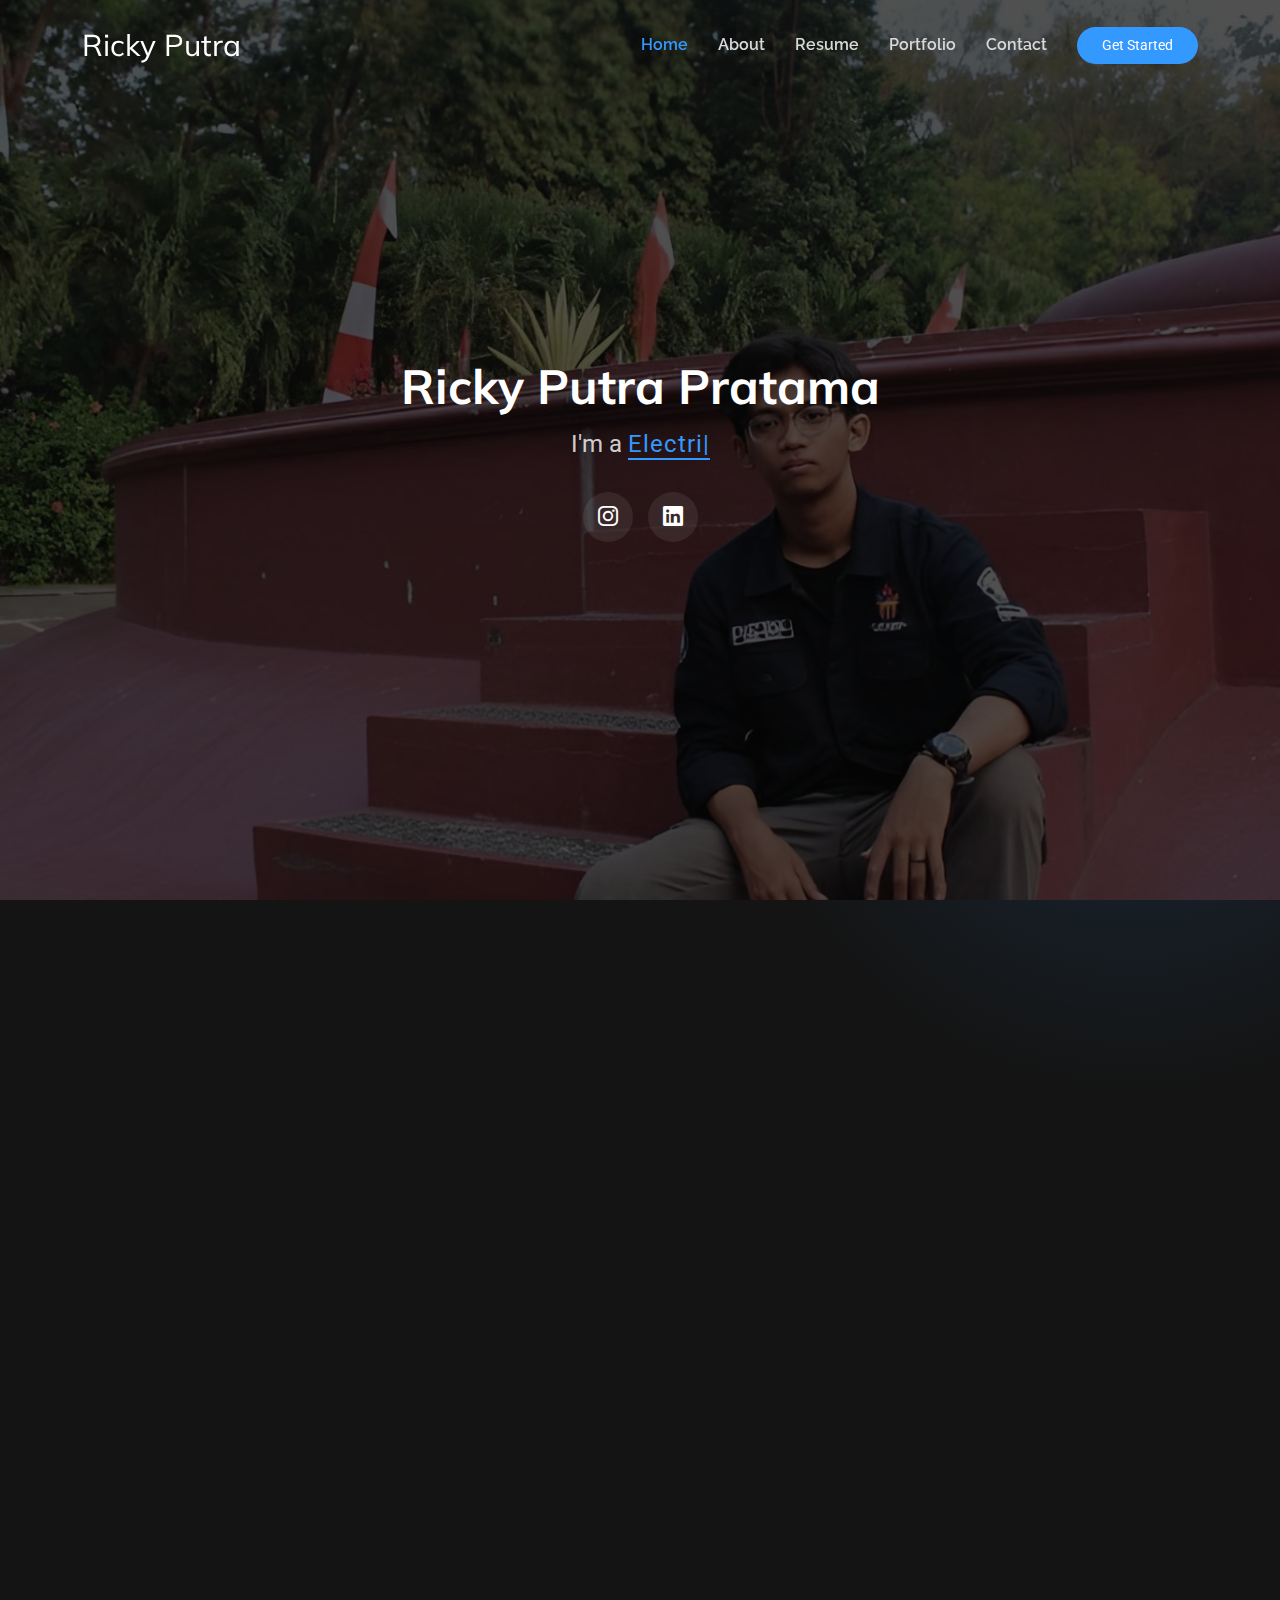
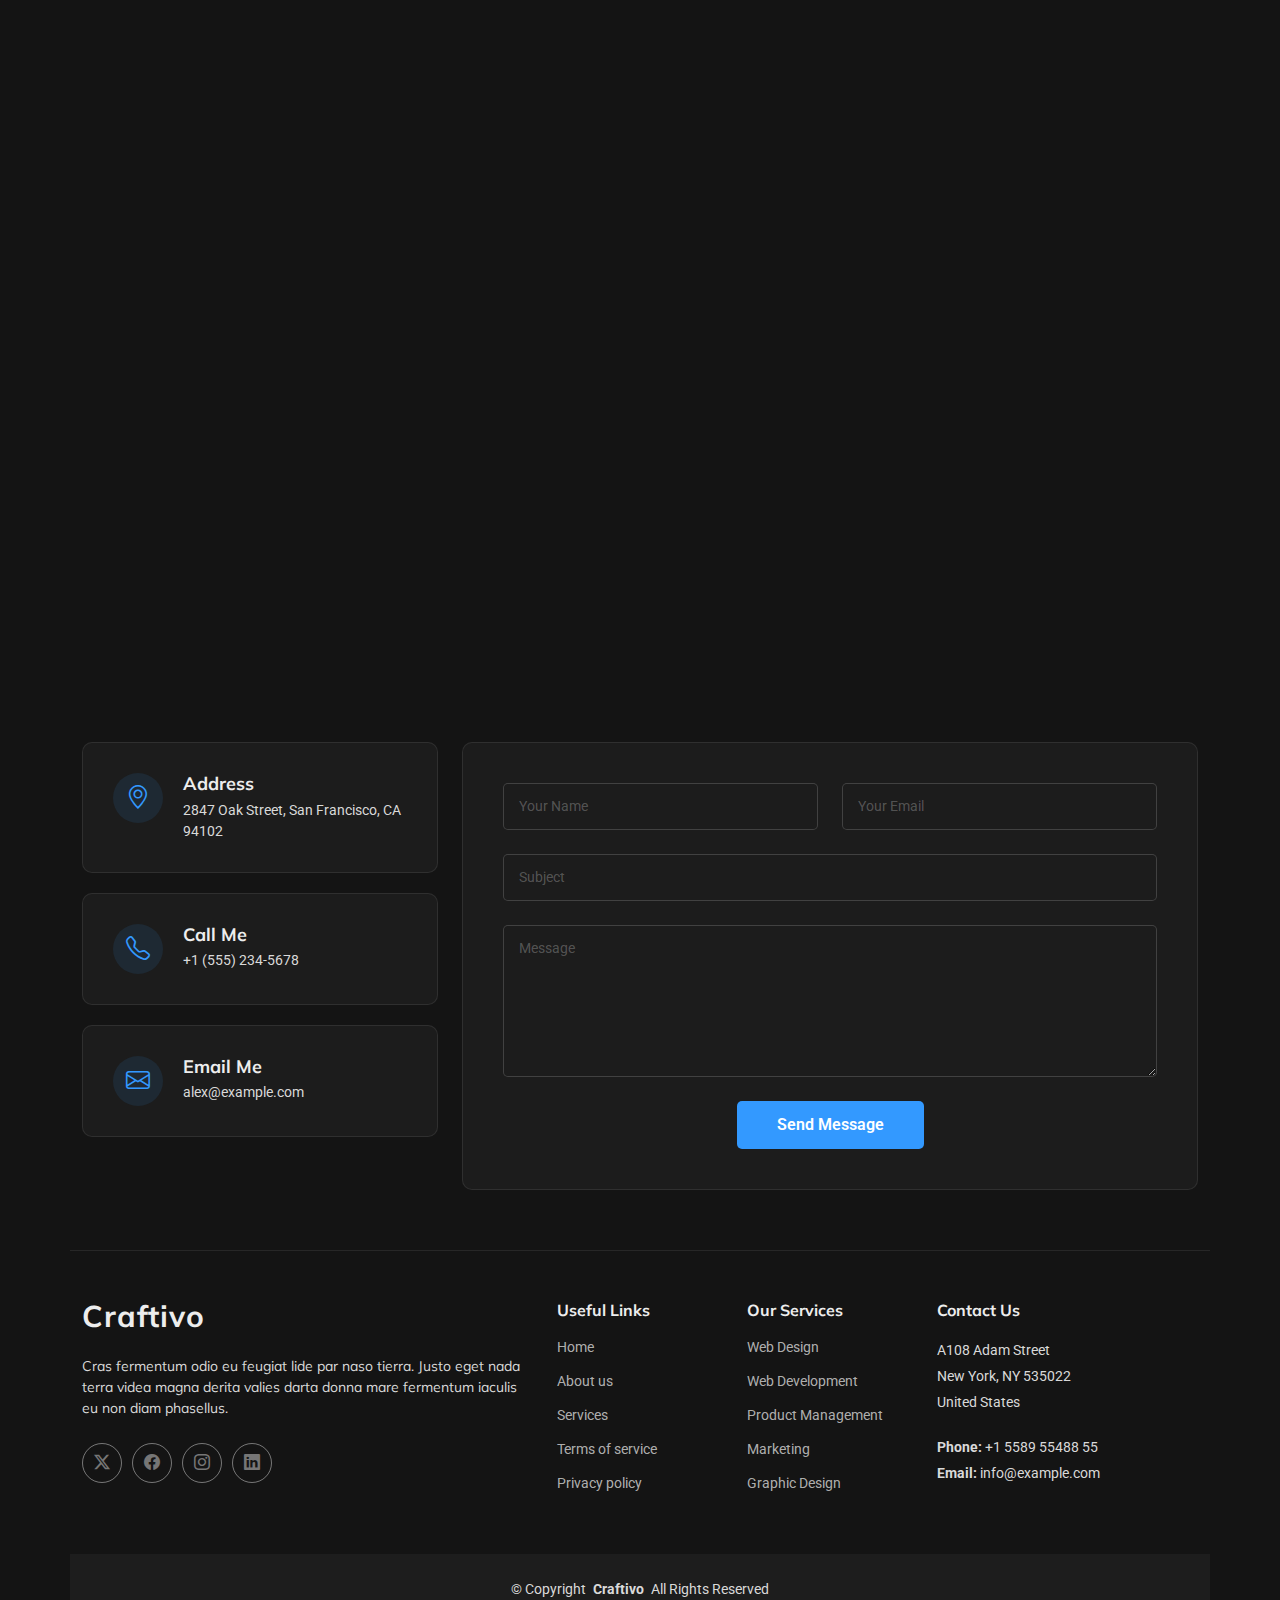
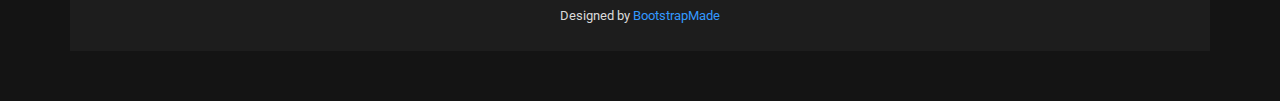
<file: index.html>
<!DOCTYPE html>
<html lang="en">

<head>
  <meta charset="utf-8">
  <meta content="width=device-width, initial-scale=1.0" name="viewport">
  <title>Ricky Putra</title>
  <meta name="description" content="Website Portofolio Ricky Putra">
  <meta name="keywords" content="Portofolio">

  <!-- Favicons -->
  <link href="assets/img/favicon.png" rel="icon">
  <link href="assets/img/apple-touch-icon.png" rel="apple-touch-icon">

  <!-- Fonts -->
  <link href="https://fonts.googleapis.com" rel="preconnect">
  <link href="https://fonts.gstatic.com" rel="preconnect" crossorigin>
  <link href="https://fonts.googleapis.com/css2?family=Roboto:ital,wght@0,100;0,300;0,400;0,500;0,700;0,900;1,100;1,300;1,400;1,500;1,700;1,900&family=Raleway:ital,wght@0,100;0,200;0,300;0,400;0,500;0,600;0,700;0,800;0,900;1,100;1,200;1,300;1,400;1,500;1,600;1,700;1,800;1,900&family=Mulish:ital,wght@0,200;0,300;0,400;0,500;0,600;0,700;0,800;0,900;1,200;1,300;1,400;1,500;1,600;1,700;1,800;1,900&display=swap" rel="stylesheet">

  <!-- Vendor CSS Files -->
  <link href="assets/vendor/bootstrap/css/bootstrap.min.css" rel="stylesheet">
  <link href="assets/vendor/bootstrap-icons/bootstrap-icons.css" rel="stylesheet">
  <link href="assets/vendor/aos/aos.css" rel="stylesheet">
  <link href="assets/vendor/glightbox/css/glightbox.min.css" rel="stylesheet">
  <link href="assets/vendor/swiper/swiper-bundle.min.css" rel="stylesheet">

  <!-- Main CSS File -->
  <link href="assets/css/main.css" rel="stylesheet">

  <!-- =======================================================
  * Template Name: Craftivo
  * Template URL: https://bootstrapmade.com/craftivo-bootstrap-portfolio-template/
  * Updated: Oct 04 2025 with Bootstrap v5.3.8
  * Author: BootstrapMade.com
  * License: https://bootstrapmade.com/license/
  ======================================================== -->
</head>

<body class="index-page">

  <header id="header" class="header d-flex align-items-center fixed-top">
    <div class="container-fluid container-xl position-relative d-flex align-items-center">

      <a href="index.html" class="logo d-flex align-items-center me-auto">
        <!-- Uncomment the line below if you also wish to use an image logo -->
        <!-- <img src="assets/img/logo.webp" alt=""> -->
        <h1 class="sitename">Ricky Putra</h1>
      </a>

      <nav id="navmenu" class="navmenu">
        <ul>
          <li><a href="#hero" class="active">Home</a></li>
          <li><a href="#about">About</a></li>
          <li><a href="#resume">Resume</a></li>
          <!--<li><a href="#services">Services</a></li>-->
          <li><a href="#portfolio">Portfolio</a></li>
          <!--<li class="dropdown"><a href="#"><span>Dropdown</span> <i class="bi bi-chevron-down toggle-dropdown"></i></a>
            <ul>
              <li><a href="#">Dropdown 1</a></li>
              <li class="dropdown"><a href="#"><span>Deep Dropdown</span> <i class="bi bi-chevron-down toggle-dropdown"></i></a>
                <ul>
                  <li><a href="#">Deep Dropdown 1</a></li>
                  <li><a href="#">Deep Dropdown 2</a></li>
                  <li><a href="#">Deep Dropdown 3</a></li>
                  <li><a href="#">Deep Dropdown 4</a></li>
                  <li><a href="#">Deep Dropdown 5</a></li>
                </ul>
              </li>
              <li><a href="#">Dropdown 2</a></li>
              <li><a href="#">Dropdown 3</a></li>
              <li><a href="#">Dropdown 4</a></li>
            </ul>
          </li>-->
          <li><a href="#contact">Contact</a></li>
        </ul>
        <i class="mobile-nav-toggle d-xl-none bi bi-list"></i>
      </nav>

      <a class="btn-getstarted" href="#about">Get Started</a>

    </div>
  </header>

  <main class="main">

    <!-- Hero Section -->
    <section id="hero" class="hero section dark-background">

      <img src="img_ricky\profile.webp" alt="" data-aos="fade-in">

      <div class="container" data-aos="fade-up" data-aos-delay="100">
        <div class="row justify-content-center">
          <div class="col-lg-8 text-center">
            <h2>Ricky Putra Pratama</h2>
            <p>I'm a <span class="typed" data-typed-items="Electrical Engineer"></span><span class="typed-cursor" aria-hidden="true"></span></p>
            <div class="social-links">
              <a href="https://www.instagram.com/r.kyputra/"><i class="bi bi-instagram"></i></a>
              <a href="https://www.linkedin.com/in/ricky-putra-529429314?utm_source=share&utm_campaign=share_via&utm_content=profile&utm_medium=android_app"><i class="bi bi-linkedin"></i></a>
            </div>
          </div>
        </div>
      </div>

    </section><!-- /Hero Section -->

    <!-- About Section -->
    <section id="about" class="about section">

      <!-- Section Title -->
      <div class="container section-title" data-aos="fade-up">
        <span class="subtitle">About Me</span>
      </div><!-- End Section Title -->

      <div class="container" data-aos="fade-up" data-aos-delay="100">

        <div class="row gy-5">
          <div class="col-lg-4" data-aos="zoom-in" data-aos-delay="150">
            <div class="profile-card">
              <div class="profile-header">
                <div class="profile-avatar">
                  <img src="img_ricky\profilericky.webp" class="img-fluid" alt="">
                  <div class="status-indicator"></div>
                </div>
                <h3>Ricky Putra Pratama</h3>
                <span class="role">Electrical Engineer</span>
                <!--<div class="rating">
                  <i class="bi bi-star-fill"></i>
                  <i class="bi bi-star-fill"></i>
                  <i class="bi bi-star-fill"></i>
                  <i class="bi bi-star-fill"></i>
                  <i class="bi bi-star-half"></i>
                  <span>4.8</span>
                </div>-->
              </div>

              <!--<div class="profile-stats">
                <div class="stat-item">
                  <h4>156</h4>
                  <p>Projects</p>
                </div>
                <div class="stat-item">
                  <h4>8+</h4>
                  <p>Years</p>
                </div>
                <div class="stat-item">
                  <h4>42</h4>
                  <p>Awards</p>
                </div>
              </div>-->

              <div class="profile-actions">
                <a href="https://drive.google.com/file/d/1maMIFaOAUbxCcPPea5w-Lij7QQ3UkkRJ/view?usp=sharing" class="btn-primary"><i class="bi bi-download"></i> Download CV</a>
                <a href="http://wa.me/6282265016860" class="btn-secondary"><i class="bi bi-envelope"></i> Contact</a>
              </div>

              <div class="social-connect">
                <a href="https://www.instagram.com/r.kyputra/"><i class="bi bi-instagram"></i></a>
                <a href="https://www.linkedin.com/in/ricky-putra-529429314?utm_source=share&utm_campaign=share_via&utm_content=profile&utm_medium=android_app"><i class="bi bi-linkedin"></i></a>
              </div>
            </div>
          </div>

          <div class="col-lg-8" data-aos="fade-left" data-aos-delay="200">
            <div class="content-wrapper">
              <div class="bio-section">
                <div class="section-tag">About Me</div>
                <h2>Wiring Ideas into Reality</h2>
                <p> Saya adalah seorang Electrical Engineer yang memiliki ketertarikan kuat pada bidang sistem kendali, elektronika, dan otomasi berbasis mikrokontroler. Dengan latar belakang akademik di Teknik Elektro dan pengalaman dalam perancangan serta implementasi berbagai sistem cerdas berbasis sensor dan aktuator, saya berfokus pada pengembangan solusi teknologi yang efisien, inovatif, dan berkelanjutan.</p>
                <p> Saya terbiasa menggunakan platform seperti Arduino, ESP32, dan PLC, serta mampu mengintegrasikan sistem dengan teknologi IoT dan fuzzy logic control</p>
              </div>

              <div class="details-grid">
                <div class="detail-item" data-aos="fade-up" data-aos-delay="250">
                  <i class="bi bi-briefcase"></i>
                  <div class="detail-content">
                    <span>Experience</span>
                    <strong>8+ Years</strong>
                  </div>
                </div>

                <!--<div class="detail-item" data-aos="fade-up" data-aos-delay="300">
                  <i class="bi bi-mortarboard"></i>
                  <div class="detail-content">
                    <span>Degree</span>
                    <strong>Master of Science</strong>
                  </div>
                </div>-->

                <div class="detail-item" data-aos="fade-up" data-aos-delay="350">
                  <i class="bi bi-geo-alt"></i>
                  <div class="detail-content">
                    <span>City</span>
                    <strong>Yogyakarta</strong>
                  </div>
                </div>

                <div class="detail-item" data-aos="fade-up" data-aos-delay="100">
                  <i class="bi bi-envelope"></i>
                  <div class="detail-content">
                    <span>Email</span>
                    <strong>ricqputra54@gmail.com</strong>
                  </div>
                </div>

                <div class="detail-item" data-aos="fade-up" data-aos-delay="150">
                  <i class="bi bi-phone"></i>
                  <div class="detail-content">
                    <span>Phone</span>
                    <strong>082265016860</strong>
                  </div>
                </div>

                <!--<div class="detail-item" data-aos="fade-up" data-aos-delay="200">
                  <i class="bi bi-calendar-check"></i>
                  <div class="detail-content">
                    <span>Availability</span>
                    <strong>Open to Work</strong>
                  </div>
                </div>-->
              </div>
            </div>
            </div>
          </div>
        </div>

      </div>
      
        <div class="container" data-aos="fade-up" data-aos-delay="100">

          <div class= "content-wrapper">
            <div class="row gy-5">
              <!--kolom kanan-->
              <div class= "col-lg-6">
                <div class="skills-showcase text-center" data-aos="fade-up" data-aos-delay="250">
                  <h3>Soft Skills</h3>
                    <div class="skills-list skills-animation">
                      <div class="skill-item">
                        <div class="skill-info">
                          <span class="skill-name">Leadership</span>
                          <span class="skill-percent">80%</span>
                        </div>
                        <div class="progress">
                          <div class="progress-bar" role="progressbar" aria-valuenow="80" aria-valuemin="0" aria-valuemax="100"></div>
                      </div>
                    </div>
                    <div class="skills-list skills-animation">
                      <div class="skill-item">
                        <div class="skill-info">
                          <span class="skill-name">Communication</span>
                          <span class="skill-percent">90%</span>
                        </div>
                        <div class="progress">
                          <div class="progress-bar" role="progressbar" aria-valuenow="90" aria-valuemin="0" aria-valuemax="100"></div>
                        </div>
                      </div>
                    <div class="skills-list skills-animation">
                      <div class="skill-item">
                        <div class="skill-info">
                          <span class="skill-name">Problem Solving</span>
                          <span class="skill-percent">85%</span>
                        </div>
                        <div class="progress">
                          <div class="progress-bar" role="progressbar" aria-valuenow="85" aria-valuemin="0" aria-valuemax="100"></div>
                        </div>
                      </div>
                    </div>  
                    <div class="skills-list skills-animation">
                      <div class="skill-item">
                        <div class="skill-info">
                          <span class="skill-name">Time Management</span>
                          <span class="skill-percent">80%</span>
                        </div>
                        <div class="progress">
                          <div class="progress-bar" role="progressbar" aria-valuenow="80" aria-valuemin="0" aria-valuemax="100"></div>
                        </div>
                      </div>
                    </div>  
                    </div>
                </div>
              </div>
          </div>    
              <!--Kolom kiri-->
              <div class="col-lg-6">
                <div class="skills-showcase text-center" data-aos="fade-up" data-aos-delay="250">
                  <h3>Hard Skill</h3>
                    <div class="skills-list skills-animation">
                      <div class="skill-item">
                        <div class="skill-info">
                          <span class="skill-name">Pemrograman & Bahasa : C++, Python</span>
                          <span class="skill-percent">70%</span>
                        </div>
                        <div class="progress">
                          <div class="progress-bar" role="progressbar" aria-valuenow="70" aria-valuemin="0" aria-valuemax="100"></div>
                        </div>
                      </div>
                    </div>
                    <div class="skills-list skills-animation">
                      <div class="skill-item">
                        <div class="skill-info">
                          <span class="skill-name">Software Skill : Proteus, Matlab, TinkerCAD, Etc.</span>
                          <span class="skill-percent">75%</span>
                        </div>
                        <div class="progress">
                          <div class="progress-bar" role="progressbar" aria-valuenow="75" aria-valuemin="0" aria-valuemax="100"></div>
                        </div>
                      </div>
                    </div>
                    <div class="skills-list skills-animation">
                      <div class="skill-item">
                        <div class="skill-info">
                          <span class="skill-name">Perangkat Keras : Arduino, ESP32, PLC</span>
                          <span class="skill-percent">80%</span>
                        </div>
                        <div class="progress">
                          <div class="progress-bar" role="progressbar" aria-valuenow="80" aria-valuemin="0" aria-valuemax="100"></div>
                    
                </div>
              </div>
            </div>
          
        </div>
      

    </section><!-- /About Section -->

    <!-- Resume Section -->
    <section id="resume" class="resume section">

      <!-- Section Title -->
      <div class="container section-title" data-aos="fade-up">
        <span class="subtitle">Resume</span>
        <h2>Resume</h2>
        <p>Berikut tertera riwayat pendidikan dan kegiatan yang saya ikuti </p>
      </div><!-- End Section Title -->

      <div class="container" data-aos="fade-up" data-aos-delay="100">

        <div class="row gy-5">
          <div class="col-lg-12">
            <div class="experience-section">
              <div class="section-header" data-aos="fade-right" data-aos-delay="200">
                <div class="header-content">
                  <span class="section-badge">Experience</span>
                  <h2>Organisasi dan Kepanitiaan</h2>
                </div>
              </div>

              <div class="experience-cards">
                <div class="exp-card featured" data-aos="zoom-in" data-aos-delay="300">
                  <div class="card-header">
                    <div class="company-logo">
                      <i class="bi bi-megaphone"></i>
                    </div>
                    <div class="period-badge">Current</div>
                  </div>
                  <div class="card-body">
                    <h3>Badan Eksekutif Mahasiswa Fakultas Teknik UNY</h3>
                    <p class="company-name">Wakil Ketua</p>
                    <span class="duration">2025</span>
                    <!--<p class="description">Ut enim ad minim veniam quis nostrud exercitation ullamco laboris nisi ut aliquip ex ea commodo consequat duis aute.</p>-->
                    <div class="skills-tags">
                      <span class="skill-tag">Leadership</span>
                      <span class="skill-tag">Strategy</span>
                      <span class="skill-tag">Communication</span>
                    </div>
                  </div>
                </div>

                <div class="exp-card" data-aos="zoom-in" data-aos-delay="350">
                  <div class="card-header">
                    <div class="company-logo">
                      <i class="bi bi-megaphone"></i>
                    </div>
                  </div>
                  <div class="card-body">
                    <h3>Badan Eksekutif Mahasiswa fakultas Teknik</h3>
                    <p class="company-name">Kepala Divisi Pengembangan Sumber Daya Mahasiswa</p>
                    <span class="duration">2024</span>
                    <!--<p class="description">Sed ut perspiciatis unde omnis iste natus error sit voluptatem accusantium doloremque laudantium totam rem aperiam.</p>-->
                  </div>
                </div>

                <div class="exp-card" data-aos="zoom-in" data-aos-delay="400">
                  <div class="card-header">
                    <div class="company-logo">
                      <i class="bi bi-briefcase"></i>
                    </div>
                  </div>
                  <div class="card-body">
                    <h3>PKKMB FAKULTAS TEKNIK UNY</h3>
                    <p class="company-name">Koordinator Pemandu Umum (2023), Koordinator Steering Comitee(2024), Koordinator Korlap(2025)</p>
                    <span class="duration">2023</span>
                    <span class="duration">2024</span>
                    <span class="duration">2025</span>
                  </div>
                </div>

                <div class="exp-card" data-aos="zoom-in" data-aos-delay="400">
                  <div class="card-header">
                    <div class="company-logo">
                      <i class="bi bi-briefcase"></i>
                    </div>
                  </div>
                  <div class="card-body">
                    <h3>Technofest</h3>
                    <p class="company-name">Steering Comitee Korlap</p>
                    <span class="duration">2024</span>
                    <span class="duration">2025</span>
                  </div>
                </div>

                <div class="exp-card" data-aos="zoom-in" data-aos-delay="400">
                  <div class="card-header">
                    <div class="company-logo">
                      <i class="bi bi-briefcase"></i>
                    </div>
                  </div>
                  <div class="card-body">
                    <h3>Jawara Care x BEM Care</h3>
                    <p class="company-name">Steering Comitee Sie Acara</p>
                    <span class="duration">2024</span>
                    <span class="duration">2025</span>
                  </div>
                </div>

              <div class="exp-card" data-aos="zoom-in" data-aos-delay="400">
                  <div class="card-header">
                    <div class="company-logo">
                      <i class="bi bi-briefcase"></i>
                    </div>
                  </div>
                  <div class="card-body">
                    <h3>Indonesian Leadership School</h3>
                    <p class="company-name">Steering Comitee Sie Humas</p>
                    <span class="duration">2024</span>
                  </div>
                </div>

                <div class="exp-card" data-aos="zoom-in" data-aos-delay="400">
                  <div class="card-header">
                    <div class="company-logo">
                      <i class="bi bi-briefcase"></i>
                    </div>
                  </div>
                  <div class="card-body">
                    <h3>Open House Fakultas Teknik UNY</h3>
                    <p class="company-name">Steering Comitee Sie Perlengkapan</p>
                    <span class="duration">2024</span>
                  </div>
                </div>

                <div class="exp-card" data-aos="zoom-in" data-aos-delay="400">
                  <div class="card-header">
                    <div class="company-logo">
                      <i class="bi bi-briefcase"></i>
                    </div>
                  </div>
                  <div class="card-body">
                    <h3>Electrical Competition (ELCO) #8</h3>
                    <p class="company-name">Staff Humas</p>
                    <span class="duration">2023</span>
                  </div>
                </div>

                <div class="exp-card" data-aos="zoom-in" data-aos-delay="400">
                  <div class="card-header">
                    <div class="company-logo">
                      <i class="bi bi-briefcase"></i>
                    </div>
                  </div>
                  <div class="card-body">
                    <h3>Electrical Engineering Expo 2025</h3>
                    <p class="company-name">Staff Divisi Fundraising</p>
                    <span class="duration">2025</span>
                  </div>
                </div>

              </div>
            </div>
          </div>

          <div class="col-lg-12">
            <div class="education-section">
              <div class="section-header" data-aos="fade-left" data-aos-delay="200">
                <div class="header-content">
                  <span class="section-badge">Education</span>
                  <h2>Academic Background</h2>
                </div>
              </div>

              <div class="education-timeline" data-aos="fade-left" data-aos-delay="300">
                <div class="timeline-track">
                  <div class="timeline-item">
                    <div class="timeline-marker">
                      <i class="bi bi-mortarboard-fill"></i>
                    </div>
                    <div class="timeline-content">
                      <div class="education-meta">
                        <span class="year-range">2022 - Sekarang</span>
                        <span class="degree-level">Ungraduate</span>
                      </div>
                      <h4>UNIVERSITAS NEGERI YOGYAKARTA</h4>
                      <p class="institution">S1 Teknik Elektro</p>
                      <!--<p class="description">Lorem ipsum dolor sit amet consectetur adipisicing elit sed do eiusmod tempor incididunt ut labore.</p>
                      <div class="achievement">
                        <i class="bi bi-award"></i>
                        <span>Summa Cum Laude</span>
                      </div>-->
                    </div>
                  </div>

                  <div class="timeline-item">
                    <div class="timeline-marker">
                      <i class="bi bi-book"></i>
                    </div>
                    <div class="timeline-content">
                      <div class="education-meta">
                        <span class="year-range">2019 - 2022</span>
                        <span class="degree-level"></span>
                      </div>
                      <h4>SMA NEGERI 6 YOGYAKARTA</h4>
                      <p class="institution">Jurusan MIPA</p>
                    </div>
                  </div>

                  <!--<div class="timeline-item">
                    <div class="timeline-marker">
                      <i class="bi bi-patch-check-fill"></i>
                    </div>
                    <div class="timeline-content">
                      <div class="education-meta">
                        <span class="year-range">2016 - 2023</span>
                        <span class="degree-level">Certificates</span>
                      </div>
                      <h4>Professional Certifications</h4>
                      <div class="certifications-list">
                        <div class="cert-item">
                          <span class="cert-name">Advanced UX Research</span>
                          <span class="cert-year">2023</span>
                        </div>
                        <div class="cert-item">
                          <span class="cert-name">Design Leadership</span>
                          <span class="cert-year">2022</span>
                        </div>
                        <div class="cert-item">
                          <span class="cert-name">Digital Strategy</span>
                          <span class="cert-year">2021</span>
                        </div>
                      </div>
                    </div>
                  </div>-->
                </div>
              </div>
            </div>
          </div>
        </div>

      </div>

    </section><!-- /Resume Section -->

    <!-- Portfolio Section -->
    <section id="portfolio" class="portfolio section">

      <!-- Section Title -->
      <div class="container section-title" data-aos="fade-up">
        <span class="subtitle">Portfolio</span>
        <h2>Portfolio</h2>
        <!--<p>Necessitatibus eius consequatur ex aliquid fuga eum quidem sint consectetur velit. Sed ut perspiciatis unde omnis iste natus error sit voluptatem accusantium doloremque laudantium totam rem aperiam</p>-->
      </div><!-- End Section Title -->

      <div class="container" data-aos="fade-up" data-aos-delay="100">

        <div class="isotope-layout" data-default-filter="*" data-layout="masonry" data-sort="original-order">
          <!--<ul class="portfolio-filters isotope-filters" data-aos="fade-up" data-aos-delay="200">
            <li data-filter="*" class="filter-active">All Work</li>
            <li data-filter=".filter-creative">Creative</li>
            <li data-filter=".filter-digital">Digital</li>
            <li data-filter=".filter-strategy">Strategy</li>
            <li data-filter=".filter-development">Development</li>
          </ul>-->

          <div class="row gy-4 isotope-container" data-aos="fade-up" data-aos-delay="300">
            <div class="col-lg-4 col-md-6 portfolio-item isotope-item filter-creative">
              <div class="portfolio-card">
                <div class="portfolio-image-container">
                  <img src="assets/img/portfolio/portfolio-1.webp" alt="Creative Project" class="img-fluid" loading="lazy">
                  <div class="portfolio-overlay">
                    <div class="portfolio-info">
                      <span class="project-category">Creative Design</span>
                      <h4>Visual Identity System</h4>
                    </div>
                    <div class="portfolio-actions">
                      <a href="assets/img/portfolio/portfolio-1.webp" class="glightbox portfolio-link">
                        <i class="bi bi-plus-lg"></i>
                      </a>
                      <a href="#" class="portfolio-details">
                        <i class="bi bi-arrow-right"></i>
                      </a>
                    </div>
                  </div>
                </div>
                <div class="portfolio-meta">
                  <div class="project-tags">
                    <span class="tag">Branding</span>
                    <span class="tag">Identity</span>
                  </div>
                  <div class="project-year">2024</div>
                </div>
              </div>
            </div>

            <div class="col-lg-4 col-md-6 portfolio-item isotope-item filter-digital">
              <div class="portfolio-card">
                <div class="portfolio-image-container">
                  <img src="assets/img/portfolio/portfolio-2.webp" alt="Digital Project" class="img-fluid" loading="lazy">
                  <div class="portfolio-overlay">
                    <div class="portfolio-info">
                      <span class="project-category">Digital Experience</span>
                      <h4>Interactive Web Platform</h4>
                    </div>
                    <div class="portfolio-actions">
                      <a href="assets/img/portfolio/portfolio-2.webp" class="glightbox portfolio-link">
                        <i class="bi bi-plus-lg"></i>
                      </a>
                      <a href="#" class="portfolio-details">
                        <i class="bi bi-arrow-right"></i>
                      </a>
                    </div>
                  </div>
                </div>
                <div class="portfolio-meta">
                  <div class="project-tags">
                    <span class="tag">Web Design</span>
                    <span class="tag">Development</span>
                  </div>
                  <div class="project-year">2024</div>
                </div>
              </div>
            </div>

            <div class="col-lg-4 col-md-6 portfolio-item isotope-item filter-strategy">
              <div class="portfolio-card">
                <div class="portfolio-image-container">
                  <img src="assets/img/portfolio/portfolio-3.webp" alt="Strategy Project" class="img-fluid" loading="lazy">
                  <div class="portfolio-overlay">
                    <div class="portfolio-info">
                      <span class="project-category">Brand Strategy</span>
                      <h4>Market Positioning</h4>
                    </div>
                    <div class="portfolio-actions">
                      <a href="assets/img/portfolio/portfolio-3.webp" class="glightbox portfolio-link">
                        <i class="bi bi-plus-lg"></i>
                      </a>
                      <a href="#" class="portfolio-details">
                        <i class="bi bi-arrow-right"></i>
                      </a>
                    </div>
                  </div>
                </div>
                <div class="portfolio-meta">
                  <div class="project-tags">
                    <span class="tag">Strategy</span>
                    <span class="tag">Consulting</span>
                  </div>
                  <div class="project-year">2023</div>
                </div>
              </div>
            </div>

            <div class="col-lg-4 col-md-6 portfolio-item isotope-item filter-development">
              <div class="portfolio-card">
                <div class="portfolio-image-container">
                  <img src="assets/img/portfolio/portfolio-4.webp" alt="Development Project" class="img-fluid" loading="lazy">
                  <div class="portfolio-overlay">
                    <div class="portfolio-info">
                      <span class="project-category">Full Stack</span>
                      <h4>Custom Application</h4>
                    </div>
                    <div class="portfolio-actions">
                      <a href="assets/img/portfolio/portfolio-4.webp" class="glightbox portfolio-link">
                        <i class="bi bi-plus-lg"></i>
                      </a>
                      <a href="#" class="portfolio-details">
                        <i class="bi bi-arrow-right"></i>
                      </a>
                    </div>
                  </div>
                </div>
                <div class="portfolio-meta">
                  <div class="project-tags">
                    <span class="tag">React</span>
                    <span class="tag">Node.js</span>
                  </div>
                  <div class="project-year">2024</div>
                </div>
              </div>
            </div>

            <div class="col-lg-4 col-md-6 portfolio-item isotope-item filter-creative">
              <div class="portfolio-card">
                <div class="portfolio-image-container">
                  <img src="assets/img/portfolio/portfolio-5.webp" alt="Creative Project" class="img-fluid" loading="lazy">
                  <div class="portfolio-overlay">
                    <div class="portfolio-info">
                      <span class="project-category">Art Direction</span>
                      <h4>Campaign Design</h4>
                    </div>
                    <div class="portfolio-actions">
                      <a href="assets/img/portfolio/portfolio-5.webp" class="glightbox portfolio-link">
                        <i class="bi bi-plus-lg"></i>
                      </a>
                      <a href="#" class="portfolio-details">
                        <i class="bi bi-arrow-right"></i>
                      </a>
                    </div>
                  </div>
                </div>
                <div class="portfolio-meta">
                  <div class="project-tags">
                    <span class="tag">Creative</span>
                    <span class="tag">Campaign</span>
                  </div>
                  <div class="project-year">2024</div>
                </div>
              </div>
            </div>

            <div class="col-lg-4 col-md-6 portfolio-item isotope-item filter-digital">
              <div class="portfolio-card">
                <div class="portfolio-image-container">
                  <img src="assets/img/portfolio/portfolio-6.webp" alt="Digital Project" class="img-fluid" loading="lazy">
                  <div class="portfolio-overlay">
                    <div class="portfolio-info">
                      <span class="project-category">Digital Product</span>
                      <h4>Mobile Experience</h4>
                    </div>
                    <div class="portfolio-actions">
                      <a href="assets/img/portfolio/portfolio-6.webp" class="glightbox portfolio-link">
                        <i class="bi bi-plus-lg"></i>
                      </a>
                      <a href="#" class="portfolio-details">
                        <i class="bi bi-arrow-right"></i>
                      </a>
                    </div>
                  </div>
                </div>
                <div class="portfolio-meta">
                  <div class="project-tags">
                    <span class="tag">Mobile</span>
                    <span class="tag">UI/UX</span>
                  </div>
                  <div class="project-year">2023</div>
                </div>
              </div>
            </div>
          </div>

        </div>

        <div class="portfolio-bottom" data-aos="fade-up" data-aos-delay="400">
          <div class="row align-items-center">
            <div class="col-lg-8">
              <h3>Like what you see?</h3>
              <p>Donec rutrum congue leo eget malesuada. Vivamus suscipit tortor eget felis porttitor volutpat.</p>
            </div>
            <div class="col-lg-4 text-lg-end">
              <a href="#contact" class="btn btn-accent">Let's Work Together</a>
            </div>
          </div>
        </div>

      </div>

    </section><!-- /Portfolio Section -->

    <!-- Contact Section -->
    <section id="contact" class="contact section">

      <!-- Section Title -->
      <div class="container section-title" data-aos="fade-up">
        <span class="subtitle">Contact</span>
        <h2>Contact</h2>
        <p>Necessitatibus eius consequatur ex aliquid fuga eum quidem sint consectetur velit. Sed ut perspiciatis unde omnis iste natus error sit voluptatem accusantium doloremque laudantium totam rem aperiam</p>
      </div><!-- End Section Title -->

      <div class="container">

        <div class="row gy-4">

          <div class="col-lg-4">
            <div class="info-item">
              <div class="icon-wrapper">
                <i class="bi bi-geo-alt"></i>
              </div>
              <div>
                <h3>Address</h3>
                <p>2847 Oak Street, San Francisco, CA 94102</p>
              </div>
            </div>

            <div class="info-item">
              <div class="icon-wrapper">
                <i class="bi bi-telephone"></i>
              </div>
              <div>
                <h3>Call Me</h3>
                <p>+1 (555) 234-5678</p>
              </div>
            </div>

            <div class="info-item">
              <div class="icon-wrapper">
                <i class="bi bi-envelope"></i>
              </div>
              <div>
                <h3>Email Me</h3>
                <p>alex@example.com</p>
              </div>
            </div>

          </div>

          <div class="col-lg-8">
            <form action="forms/contact.php" method="post" class="php-email-form">
              <div class="row gy-4">

                <div class="col-md-6">
                  <input type="text" name="name" class="form-control" placeholder="Your Name" required="">
                </div>

                <div class="col-md-6">
                  <input type="email" class="form-control" name="email" placeholder="Your Email" required="">
                </div>

                <div class="col-md-12">
                  <input type="text" class="form-control" name="subject" placeholder="Subject" required="">
                </div>

                <div class="col-md-12">
                  <textarea class="form-control" name="message" rows="6" placeholder="Message" required=""></textarea>
                </div>

                <div class="col-md-12 text-center">
                  <div class="loading">Loading</div>
                  <div class="error-message"></div>
                  <div class="sent-message">Your message has been sent. Thank you!</div>

                  <button type="submit">Send Message</button>
                </div>

              </div>
            </form>
          </div>

        </div>

      </div>

    </section><!-- /Contact Section -->

  </main>

  <footer id="footer" class="footer">

    <div class="container footer-top">
      <div class="row gy-4">
        <div class="col-lg-5 col-md-12 footer-about">
          <a href="index.html" class="logo d-flex align-items-center">
            <span class="sitename">Craftivo</span>
          </a>
          <p>Cras fermentum odio eu feugiat lide par naso tierra. Justo eget nada terra videa magna derita valies darta donna mare fermentum iaculis eu non diam phasellus.</p>
          <div class="social-links d-flex mt-4">
            <a href=""><i class="bi bi-twitter-x"></i></a>
            <a href=""><i class="bi bi-facebook"></i></a>
            <a href=""><i class="bi bi-instagram"></i></a>
            <a href=""><i class="bi bi-linkedin"></i></a>
          </div>
        </div>

        <div class="col-lg-2 col-6 footer-links">
          <h4>Useful Links</h4>
          <ul>
            <li><a href="#">Home</a></li>
            <li><a href="#">About us</a></li>
            <li><a href="#">Services</a></li>
            <li><a href="#">Terms of service</a></li>
            <li><a href="#">Privacy policy</a></li>
          </ul>
        </div>

        <div class="col-lg-2 col-6 footer-links">
          <h4>Our Services</h4>
          <ul>
            <li><a href="#">Web Design</a></li>
            <li><a href="#">Web Development</a></li>
            <li><a href="#">Product Management</a></li>
            <li><a href="#">Marketing</a></li>
            <li><a href="#">Graphic Design</a></li>
          </ul>
        </div>

        <div class="col-lg-3 col-md-12 footer-contact text-center text-md-start">
          <h4>Contact Us</h4>
          <p>A108 Adam Street</p>
          <p>New York, NY 535022</p>
          <p>United States</p>
          <p class="mt-4"><strong>Phone:</strong> <span>+1 5589 55488 55</span></p>
          <p><strong>Email:</strong> <span>info@example.com</span></p>
        </div>

      </div>
    </div>

    <div class="container copyright text-center mt-4">
      <p>© <span>Copyright</span> <strong class="px-1 sitename">Craftivo</strong> <span>All Rights Reserved</span></p>
      <div class="credits">
        <!-- All the links in the footer should remain intact. -->
        <!-- You can delete the links only if you've purchased the pro version. -->
        <!-- Licensing information: https://bootstrapmade.com/license/ -->
        <!-- Purchase the pro version with working PHP/AJAX contact form: [buy-url] -->
        Designed by <a href="https://bootstrapmade.com/">BootstrapMade</a>
      </div>
    </div>

  </footer>

  <!-- Scroll Top -->
  <a href="#" id="scroll-top" class="scroll-top d-flex align-items-center justify-content-center"><i class="bi bi-arrow-up-short"></i></a>

  <!-- Preloader -->
  <div id="preloader"></div>

  <!-- Vendor JS Files -->
  <script src="assets/vendor/bootstrap/js/bootstrap.bundle.min.js"></script>
  <script src="assets/vendor/php-email-form/validate.js"></script>
  <script src="assets/vendor/aos/aos.js"></script>
  <script src="assets/vendor/typed.js/typed.umd.js"></script>
  <script src="assets/vendor/waypoints/noframework.waypoints.js"></script>
  <script src="assets/vendor/glightbox/js/glightbox.min.js"></script>
  <script src="assets/vendor/imagesloaded/imagesloaded.pkgd.min.js"></script>
  <script src="assets/vendor/isotope-layout/isotope.pkgd.min.js"></script>
  <script src="assets/vendor/swiper/swiper-bundle.min.js"></script>

  <!-- Main JS File -->
  <script src="assets/js/main.js"></script>

</body>

</html>
</file>
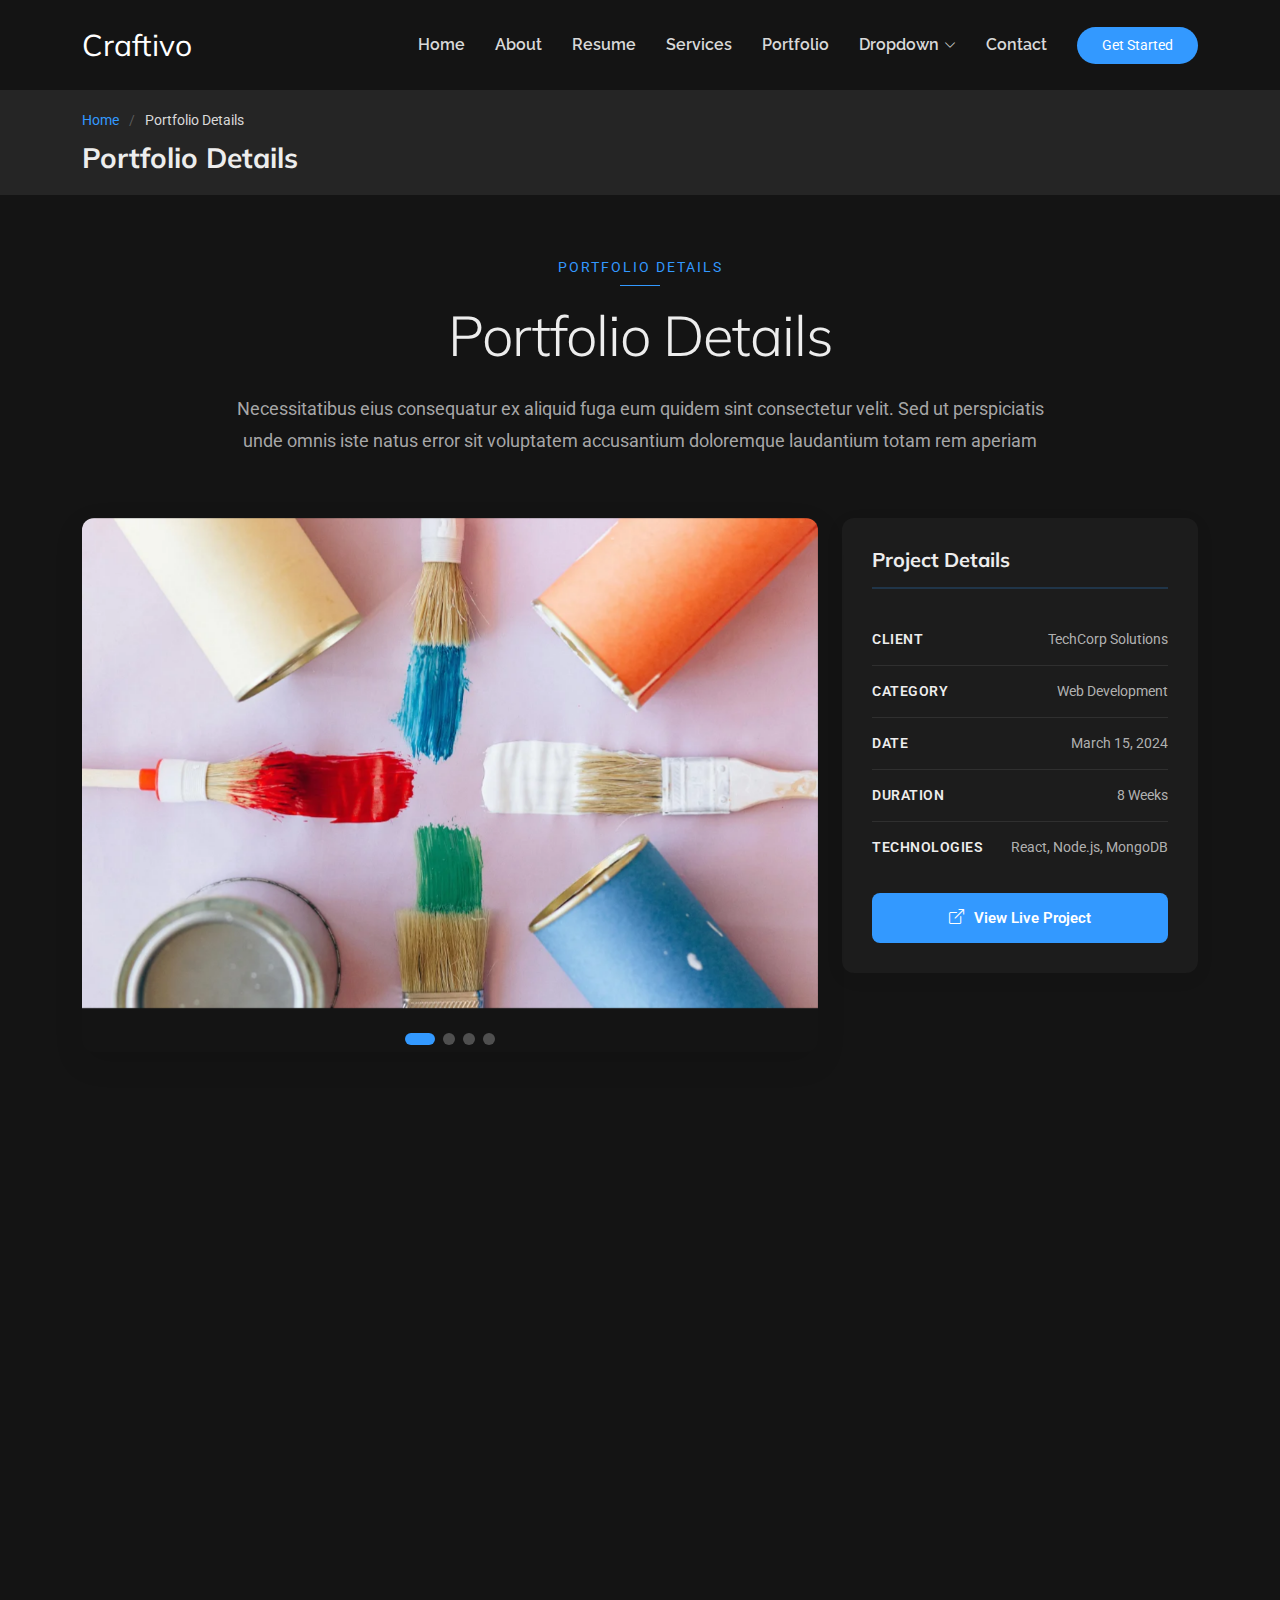
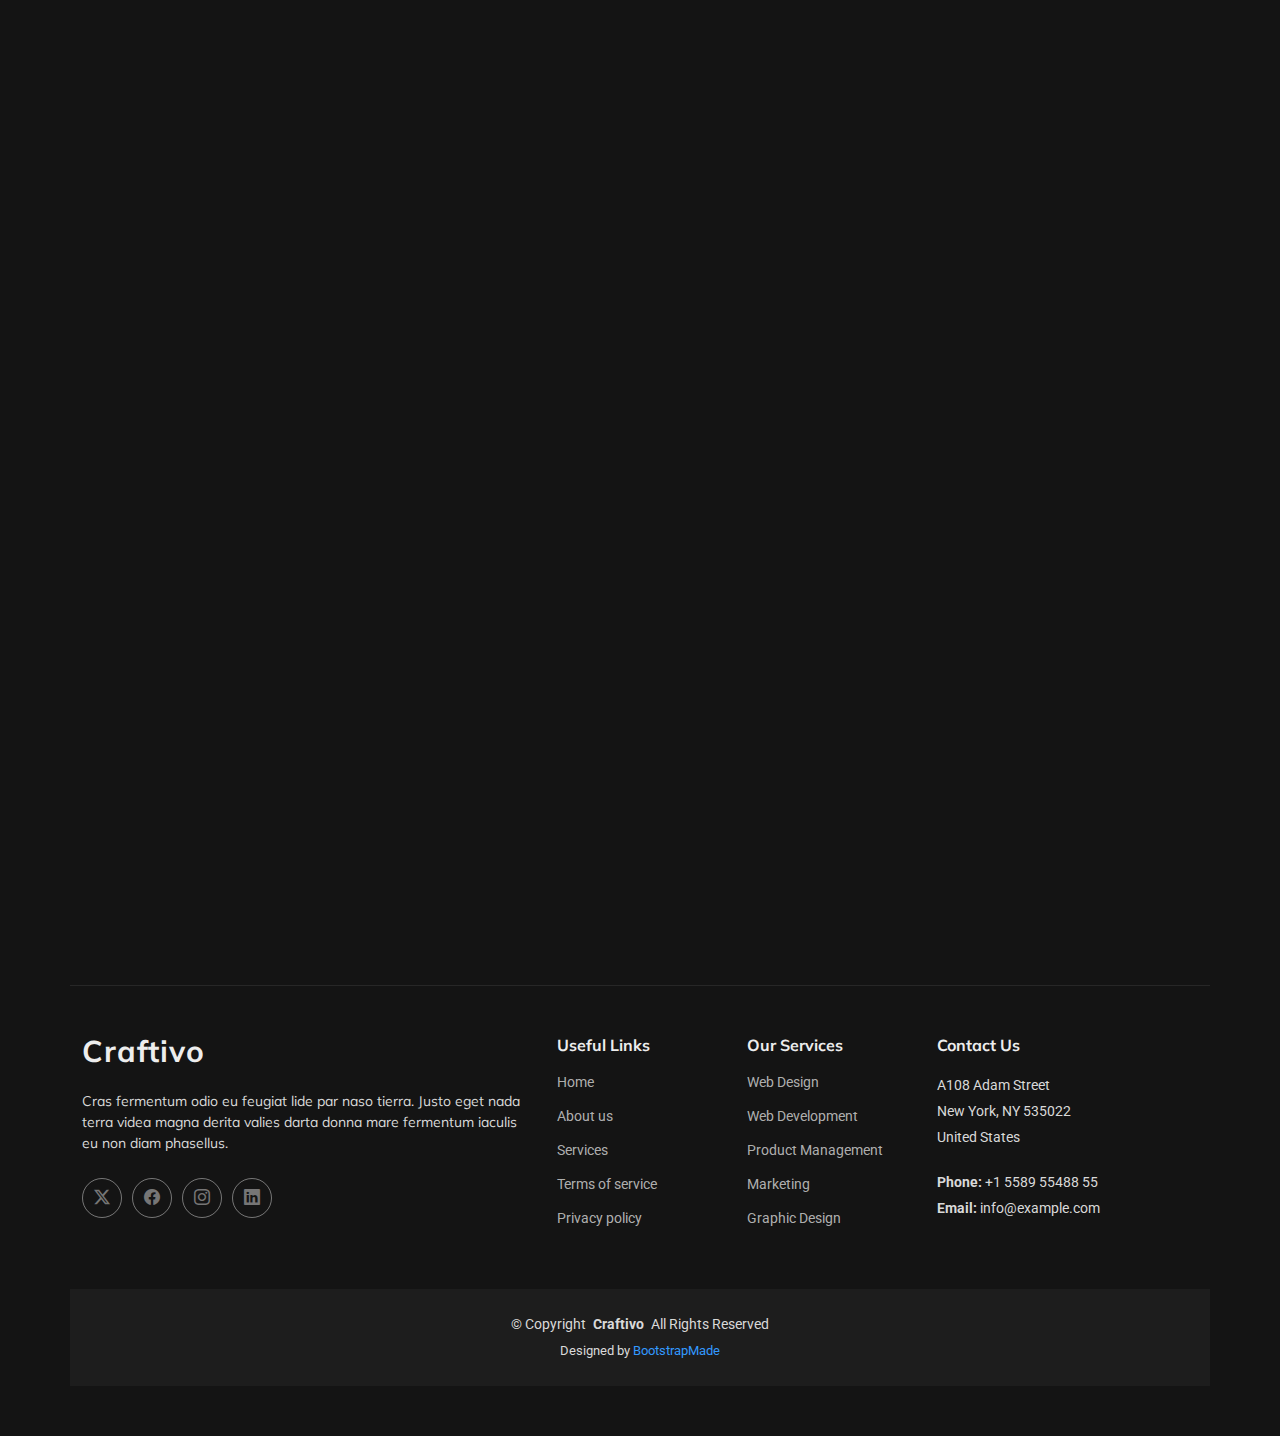
<file: portfolio-details.html>
<!DOCTYPE html>
<html lang="en">

<head>
  <meta charset="utf-8">
  <meta content="width=device-width, initial-scale=1.0" name="viewport">
  <title>Portfolio Details - Craftivo Bootstrap Template</title>
  <meta name="description" content="">
  <meta name="keywords" content="">

  <!-- Favicons -->
  <link href="assets/img/favicon.png" rel="icon">
  <link href="assets/img/apple-touch-icon.png" rel="apple-touch-icon">

  <!-- Fonts -->
  <link href="https://fonts.googleapis.com" rel="preconnect">
  <link href="https://fonts.gstatic.com" rel="preconnect" crossorigin>
  <link href="https://fonts.googleapis.com/css2?family=Roboto:ital,wght@0,100;0,300;0,400;0,500;0,700;0,900;1,100;1,300;1,400;1,500;1,700;1,900&family=Raleway:ital,wght@0,100;0,200;0,300;0,400;0,500;0,600;0,700;0,800;0,900;1,100;1,200;1,300;1,400;1,500;1,600;1,700;1,800;1,900&family=Mulish:ital,wght@0,200;0,300;0,400;0,500;0,600;0,700;0,800;0,900;1,200;1,300;1,400;1,500;1,600;1,700;1,800;1,900&display=swap" rel="stylesheet">

  <!-- Vendor CSS Files -->
  <link href="assets/vendor/bootstrap/css/bootstrap.min.css" rel="stylesheet">
  <link href="assets/vendor/bootstrap-icons/bootstrap-icons.css" rel="stylesheet">
  <link href="assets/vendor/aos/aos.css" rel="stylesheet">
  <link href="assets/vendor/glightbox/css/glightbox.min.css" rel="stylesheet">
  <link href="assets/vendor/swiper/swiper-bundle.min.css" rel="stylesheet">

  <!-- Main CSS File -->
  <link href="assets/css/main.css" rel="stylesheet">

  <!-- =======================================================
  * Template Name: Craftivo
  * Template URL: https://bootstrapmade.com/craftivo-bootstrap-portfolio-template/
  * Updated: Oct 04 2025 with Bootstrap v5.3.8
  * Author: BootstrapMade.com
  * License: https://bootstrapmade.com/license/
  ======================================================== -->
</head>

<body class="portfolio-details-page">

  <header id="header" class="header d-flex align-items-center sticky-top">
    <div class="container-fluid container-xl position-relative d-flex align-items-center">

      <a href="index.html" class="logo d-flex align-items-center me-auto">
        <!-- Uncomment the line below if you also wish to use an image logo -->
        <!-- <img src="assets/img/logo.webp" alt=""> -->
        <h1 class="sitename">Craftivo</h1>
      </a>

      <nav id="navmenu" class="navmenu">
        <ul>
          <li><a href="#hero">Home</a></li>
          <li><a href="#about">About</a></li>
          <li><a href="#resume">Resume</a></li>
          <li><a href="#services">Services</a></li>
          <li><a href="#portfolio">Portfolio</a></li>
          <li class="dropdown"><a href="#"><span>Dropdown</span> <i class="bi bi-chevron-down toggle-dropdown"></i></a>
            <ul>
              <li><a href="#">Dropdown 1</a></li>
              <li class="dropdown"><a href="#"><span>Deep Dropdown</span> <i class="bi bi-chevron-down toggle-dropdown"></i></a>
                <ul>
                  <li><a href="#">Deep Dropdown 1</a></li>
                  <li><a href="#">Deep Dropdown 2</a></li>
                  <li><a href="#">Deep Dropdown 3</a></li>
                  <li><a href="#">Deep Dropdown 4</a></li>
                  <li><a href="#">Deep Dropdown 5</a></li>
                </ul>
              </li>
              <li><a href="#">Dropdown 2</a></li>
              <li><a href="#">Dropdown 3</a></li>
              <li><a href="#">Dropdown 4</a></li>
            </ul>
          </li>
          <li><a href="#contact">Contact</a></li>
        </ul>
        <i class="mobile-nav-toggle d-xl-none bi bi-list"></i>
      </nav>

      <a class="btn-getstarted" href="#about">Get Started</a>

    </div>
  </header>

  <main class="main">

    <!-- Page Title -->
    <div class="page-title light-background">
      <div class="container">
        <nav class="breadcrumbs">
          <ol>
            <li><a href="index.html">Home</a></li>
            <li class="current">Portfolio Details</li>
          </ol>
        </nav>
        <h1>Portfolio Details</h1>
      </div>
    </div><!-- End Page Title -->

    <!-- Portfolio Details Section -->
    <section id="portfolio-details" class="portfolio-details section">

      <!-- Section Title -->
      <div class="container section-title" data-aos="fade-up">
        <span class="subtitle">Portfolio Details</span>
        <h2>Portfolio Details</h2>
        <p>Necessitatibus eius consequatur ex aliquid fuga eum quidem sint consectetur velit. Sed ut perspiciatis unde omnis iste natus error sit voluptatem accusantium doloremque laudantium totam rem aperiam</p>
      </div><!-- End Section Title -->

      <div class="container" data-aos="fade-up" data-aos-delay="100">

        <div class="row gy-5">

          <div class="col-lg-8">

            <div class="portfolio-details-slider swiper init-swiper">
              <script type="application/json" class="swiper-config">
                {
                  "loop": true,
                  "speed": 600,
                  "autoplay": {
                    "delay": 4000
                  },
                  "slidesPerView": 1,
                  "spaceBetween": 0,
                  "effect": "fade",
                  "pagination": {
                    "el": ".swiper-pagination",
                    "type": "bullets",
                    "clickable": true
                  }
                }
              </script>
              <div class="swiper-wrapper">

                <div class="swiper-slide">
                  <img src="assets/img/portfolio/portfolio-3.webp" alt="Portfolio Image" class="img-fluid">
                </div>

                <div class="swiper-slide">
                  <img src="assets/img/portfolio/portfolio-6.webp" alt="Portfolio Image" class="img-fluid">
                </div>

                <div class="swiper-slide">
                  <img src="assets/img/portfolio/portfolio-9.webp" alt="Portfolio Image" class="img-fluid">
                </div>

                <div class="swiper-slide">
                  <img src="assets/img/portfolio/portfolio-11.webp" alt="Portfolio Image" class="img-fluid">
                </div>

              </div>
              <div class="swiper-pagination"></div>
            </div>

            <div class="portfolio-content" data-aos="fade-up" data-aos-delay="200">
              <h2>Innovative Digital Platform</h2>

              <div class="meta-info">
                <span class="date"><i class="bi bi-calendar"></i> March 15, 2024</span>
                <span class="category"><i class="bi bi-tag"></i> Web Development</span>
                <span class="client"><i class="bi bi-building"></i> TechCorp Solutions</span>
              </div>

              <p>
                Lorem ipsum dolor sit amet, consectetur adipiscing elit, sed do eiusmod tempor incididunt ut labore et dolore magna aliqua. Ut enim ad minim veniam, quis nostrud exercitation ullamco laboris nisi ut aliquip ex ea commodo consequat.
              </p>

              <h3>Project Overview</h3>
              <p>
                Duis aute irure dolor in reprehenderit in voluptate velit esse cillum dolore eu fugiat nulla pariatur. Excepteur sint occaecat cupidatat non proident, sunt in culpa qui officia deserunt mollit anim id est laborum. Sed ut perspiciatis unde omnis iste natus error sit voluptatem accusantium doloremque laudantium.
              </p>

              <div class="highlights-box">
                <h4>Key Highlights</h4>
                <ul>
                  <li><i class="bi bi-check-circle"></i> Responsive design across all devices</li>
                  <li><i class="bi bi-check-circle"></i> Advanced user authentication system</li>
                  <li><i class="bi bi-check-circle"></i> Real-time data synchronization</li>
                  <li><i class="bi bi-check-circle"></i> Optimized performance and loading speed</li>
                  <li><i class="bi bi-check-circle"></i> Comprehensive admin dashboard</li>
                </ul>
              </div>

              <h3>Technical Implementation</h3>
              <p>
                Totam rem aperiam, eaque ipsa quae ab illo inventore veritatis et quasi architecto beatae vitae dicta sunt explicabo. Nemo enim ipsam voluptatem quia voluptas sit aspernatur aut odit aut fugit, sed quia consequuntur magni dolores eos qui ratione voluptatem sequi nesciunt.
              </p>

              <blockquote>
                <i class="bi bi-quote quote-icon"></i>
                <p>
                  Neque porro quisquam est, qui dolorem ipsum quia dolor sit amet, consectetur, adipisci velit, sed quia non numquam eius modi tempora incidunt ut labore et dolore magnam aliquam quaerat voluptatem.
                </p>
                <div class="author">
                  <img src="assets/img/person/person-m-7.webp" alt="Author">
                  <div class="author-info">
                    <h5>Michael Anderson</h5>
                    <span>Project Lead</span>
                  </div>
                </div>
              </blockquote>

              <p>
                At vero eos et accusamus et iusto odio dignissimos ducimus qui blanditiis praesentium voluptatum deleniti atque corrupti quos dolores et quas molestias excepturi sint occaecati cupiditate non provident, similique sunt in culpa qui officia deserunt mollitia animi.
              </p>

            </div>

          </div>

          <div class="col-lg-4">

            <div class="sidebar" data-aos="fade-up" data-aos-delay="200">

              <div class="info-card">
                <h3>Project Details</h3>
                <div class="info-item">
                  <span class="label">Client</span>
                  <span class="value">TechCorp Solutions</span>
                </div>
                <div class="info-item">
                  <span class="label">Category</span>
                  <span class="value">Web Development</span>
                </div>
                <div class="info-item">
                  <span class="label">Date</span>
                  <span class="value">March 15, 2024</span>
                </div>
                <div class="info-item">
                  <span class="label">Duration</span>
                  <span class="value">8 Weeks</span>
                </div>
                <div class="info-item">
                  <span class="label">Technologies</span>
                  <span class="value">React, Node.js, MongoDB</span>
                </div>
                <a href="https://www.example.com" class="btn-primary" target="_blank">
                  <i class="bi bi-box-arrow-up-right"></i> View Live Project
                </a>
              </div>

              <div class="share-card" data-aos="fade-up" data-aos-delay="300">
                <h3>Share This Project</h3>
                <div class="social-links">
                  <a href="#" class="facebook"><i class="bi bi-facebook"></i></a>
                  <a href="#" class="twitter"><i class="bi bi-twitter"></i></a>
                  <a href="#" class="linkedin"><i class="bi bi-linkedin"></i></a>
                  <a href="#" class="pinterest"><i class="bi bi-pinterest"></i></a>
                </div>
              </div>

              <div class="tags-card" data-aos="fade-up" data-aos-delay="400">
                <h3>Tags</h3>
                <div class="tags">
                  <a href="#">Design</a>
                  <a href="#">Development</a>
                  <a href="#">React</a>
                  <a href="#">UX/UI</a>
                  <a href="#">Frontend</a>
                  <a href="#">Backend</a>
                </div>
              </div>

            </div>

          </div>

        </div>

      </div>

    </section><!-- /Portfolio Details Section -->

  </main>

  <footer id="footer" class="footer">

    <div class="container footer-top">
      <div class="row gy-4">
        <div class="col-lg-5 col-md-12 footer-about">
          <a href="index.html" class="logo d-flex align-items-center">
            <span class="sitename">Craftivo</span>
          </a>
          <p>Cras fermentum odio eu feugiat lide par naso tierra. Justo eget nada terra videa magna derita valies darta donna mare fermentum iaculis eu non diam phasellus.</p>
          <div class="social-links d-flex mt-4">
            <a href=""><i class="bi bi-twitter-x"></i></a>
            <a href=""><i class="bi bi-facebook"></i></a>
            <a href=""><i class="bi bi-instagram"></i></a>
            <a href=""><i class="bi bi-linkedin"></i></a>
          </div>
        </div>

        <div class="col-lg-2 col-6 footer-links">
          <h4>Useful Links</h4>
          <ul>
            <li><a href="#">Home</a></li>
            <li><a href="#">About us</a></li>
            <li><a href="#">Services</a></li>
            <li><a href="#">Terms of service</a></li>
            <li><a href="#">Privacy policy</a></li>
          </ul>
        </div>

        <div class="col-lg-2 col-6 footer-links">
          <h4>Our Services</h4>
          <ul>
            <li><a href="#">Web Design</a></li>
            <li><a href="#">Web Development</a></li>
            <li><a href="#">Product Management</a></li>
            <li><a href="#">Marketing</a></li>
            <li><a href="#">Graphic Design</a></li>
          </ul>
        </div>

        <div class="col-lg-3 col-md-12 footer-contact text-center text-md-start">
          <h4>Contact Us</h4>
          <p>A108 Adam Street</p>
          <p>New York, NY 535022</p>
          <p>United States</p>
          <p class="mt-4"><strong>Phone:</strong> <span>+1 5589 55488 55</span></p>
          <p><strong>Email:</strong> <span>info@example.com</span></p>
        </div>

      </div>
    </div>

    <div class="container copyright text-center mt-4">
      <p>© <span>Copyright</span> <strong class="px-1 sitename">Craftivo</strong> <span>All Rights Reserved</span></p>
      <div class="credits">
        <!-- All the links in the footer should remain intact. -->
        <!-- You can delete the links only if you've purchased the pro version. -->
        <!-- Licensing information: https://bootstrapmade.com/license/ -->
        <!-- Purchase the pro version with working PHP/AJAX contact form: [buy-url] -->
        Designed by <a href="https://bootstrapmade.com/">BootstrapMade</a>
      </div>
    </div>

  </footer>

  <!-- Scroll Top -->
  <a href="#" id="scroll-top" class="scroll-top d-flex align-items-center justify-content-center"><i class="bi bi-arrow-up-short"></i></a>

  <!-- Preloader -->
  <div id="preloader"></div>

  <!-- Vendor JS Files -->
  <script src="assets/vendor/bootstrap/js/bootstrap.bundle.min.js"></script>
  <script src="assets/vendor/php-email-form/validate.js"></script>
  <script src="assets/vendor/aos/aos.js"></script>
  <script src="assets/vendor/typed.js/typed.umd.js"></script>
  <script src="assets/vendor/waypoints/noframework.waypoints.js"></script>
  <script src="assets/vendor/glightbox/js/glightbox.min.js"></script>
  <script src="assets/vendor/imagesloaded/imagesloaded.pkgd.min.js"></script>
  <script src="assets/vendor/isotope-layout/isotope.pkgd.min.js"></script>
  <script src="assets/vendor/swiper/swiper-bundle.min.js"></script>

  <!-- Main JS File -->
  <script src="assets/js/main.js"></script>

</body>

</html>
</file>
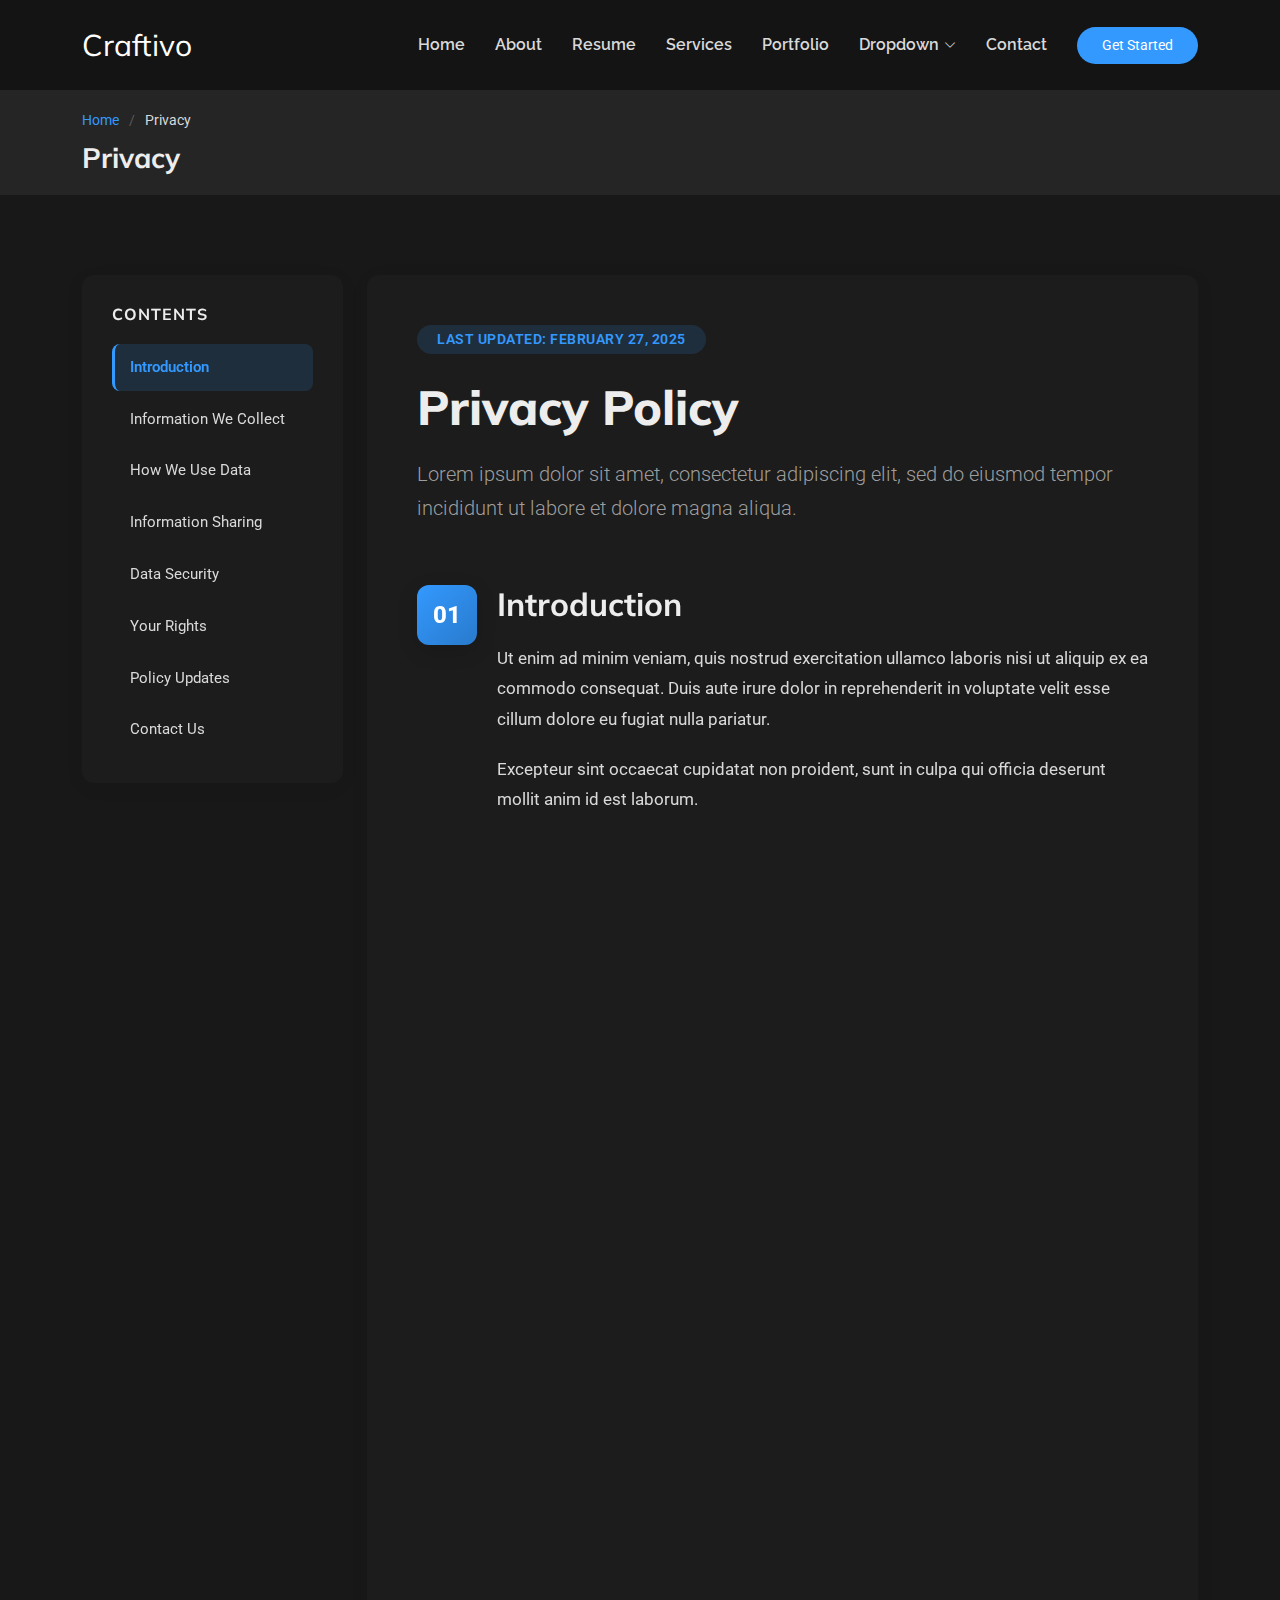
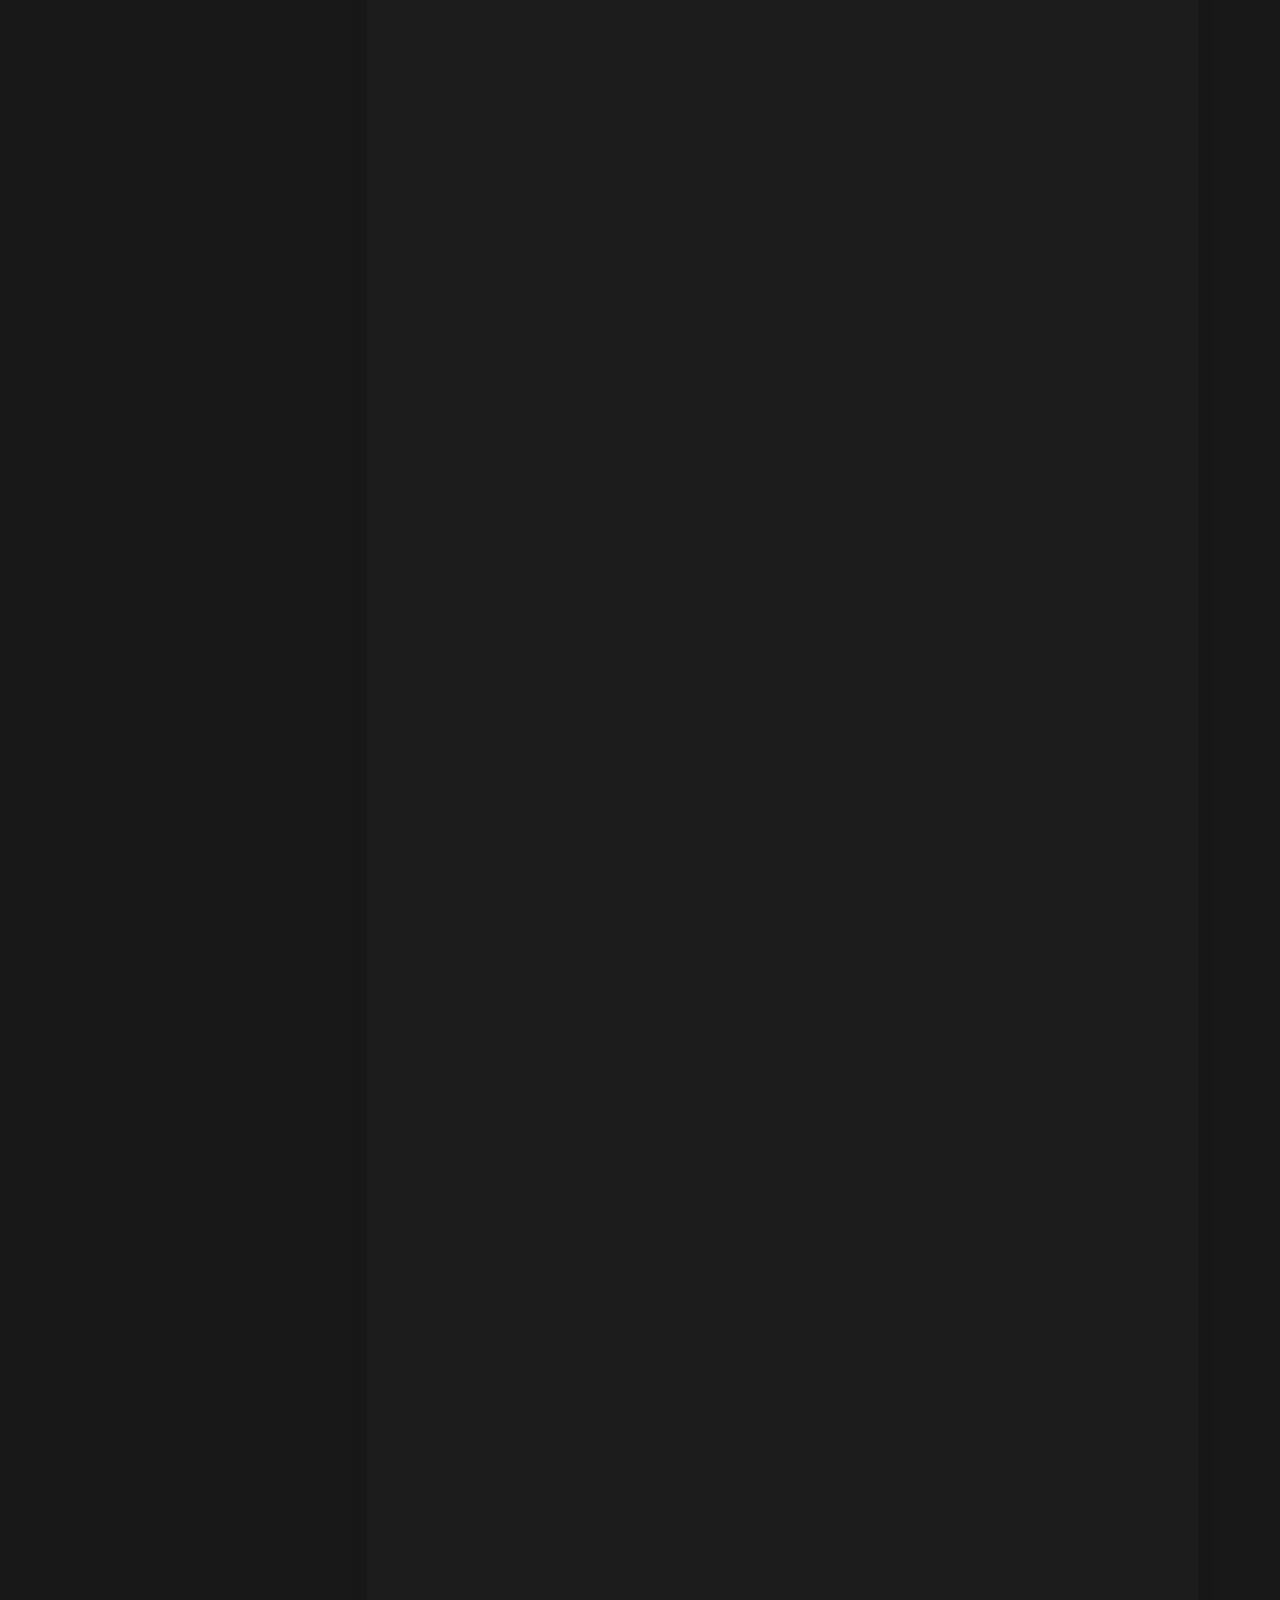
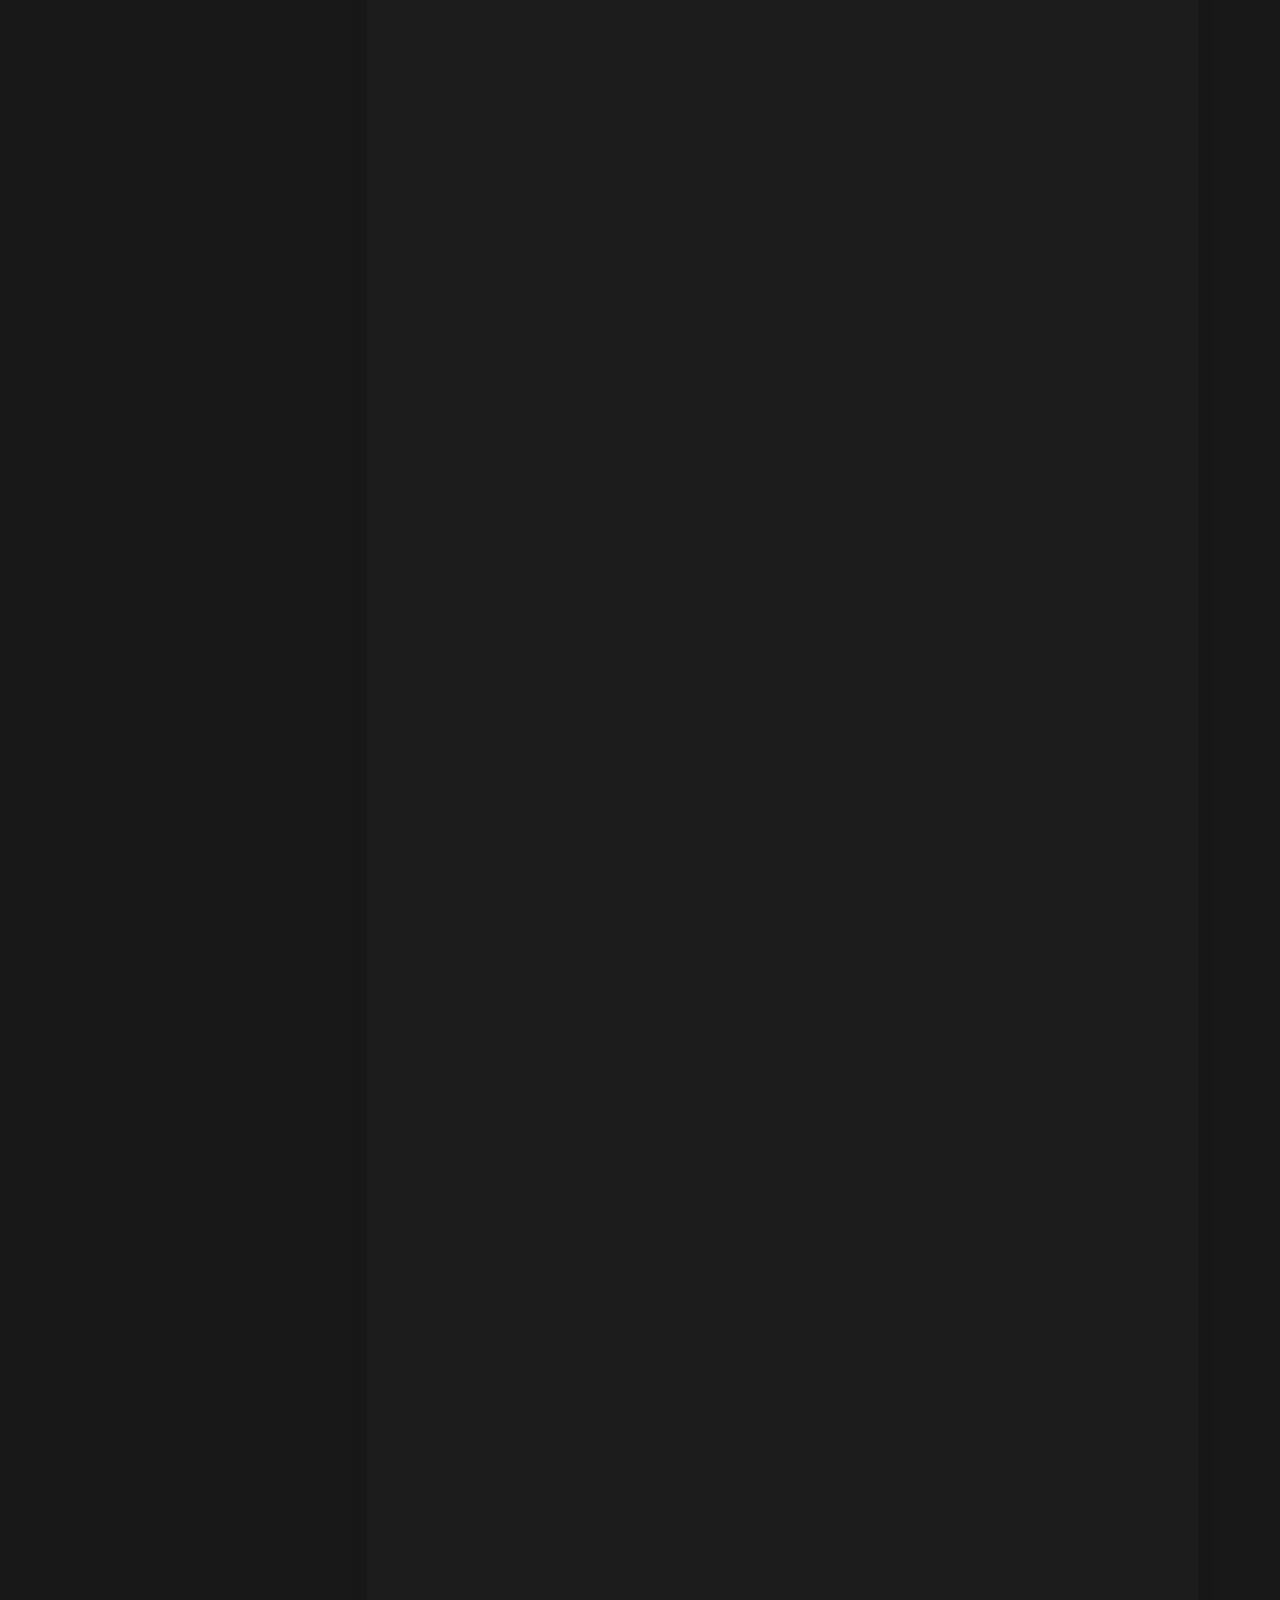
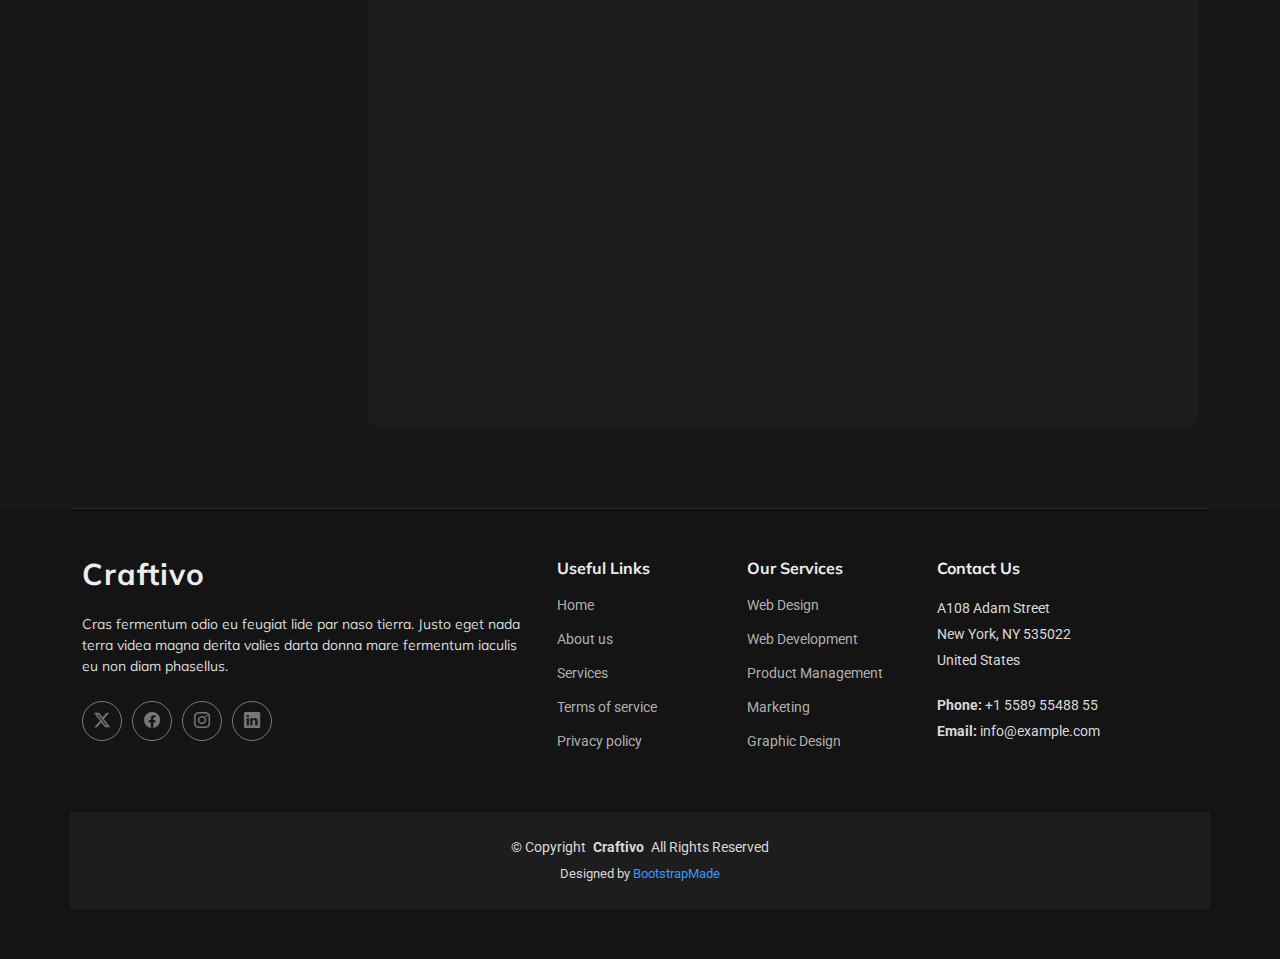
<file: privacy.html>
<!DOCTYPE html>
<html lang="en">

<head>
  <meta charset="utf-8">
  <meta content="width=device-width, initial-scale=1.0" name="viewport">
  <title>Privacy - Craftivo Bootstrap Template</title>
  <meta name="description" content="">
  <meta name="keywords" content="">

  <!-- Favicons -->
  <link href="assets/img/favicon.png" rel="icon">
  <link href="assets/img/apple-touch-icon.png" rel="apple-touch-icon">

  <!-- Fonts -->
  <link href="https://fonts.googleapis.com" rel="preconnect">
  <link href="https://fonts.gstatic.com" rel="preconnect" crossorigin>
  <link href="https://fonts.googleapis.com/css2?family=Roboto:ital,wght@0,100;0,300;0,400;0,500;0,700;0,900;1,100;1,300;1,400;1,500;1,700;1,900&family=Raleway:ital,wght@0,100;0,200;0,300;0,400;0,500;0,600;0,700;0,800;0,900;1,100;1,200;1,300;1,400;1,500;1,600;1,700;1,800;1,900&family=Mulish:ital,wght@0,200;0,300;0,400;0,500;0,600;0,700;0,800;0,900;1,200;1,300;1,400;1,500;1,600;1,700;1,800;1,900&display=swap" rel="stylesheet">

  <!-- Vendor CSS Files -->
  <link href="assets/vendor/bootstrap/css/bootstrap.min.css" rel="stylesheet">
  <link href="assets/vendor/bootstrap-icons/bootstrap-icons.css" rel="stylesheet">
  <link href="assets/vendor/aos/aos.css" rel="stylesheet">
  <link href="assets/vendor/glightbox/css/glightbox.min.css" rel="stylesheet">
  <link href="assets/vendor/swiper/swiper-bundle.min.css" rel="stylesheet">

  <!-- Main CSS File -->
  <link href="assets/css/main.css" rel="stylesheet">

  <!-- =======================================================
  * Template Name: Craftivo
  * Template URL: https://bootstrapmade.com/craftivo-bootstrap-portfolio-template/
  * Updated: Oct 04 2025 with Bootstrap v5.3.8
  * Author: BootstrapMade.com
  * License: https://bootstrapmade.com/license/
  ======================================================== -->
</head>

<body class="privacy-page">

  <header id="header" class="header d-flex align-items-center sticky-top">
    <div class="container-fluid container-xl position-relative d-flex align-items-center">

      <a href="index.html" class="logo d-flex align-items-center me-auto">
        <!-- Uncomment the line below if you also wish to use an image logo -->
        <!-- <img src="assets/img/logo.webp" alt=""> -->
        <h1 class="sitename">Craftivo</h1>
      </a>

      <nav id="navmenu" class="navmenu">
        <ul>
          <li><a href="#hero">Home</a></li>
          <li><a href="#about">About</a></li>
          <li><a href="#resume">Resume</a></li>
          <li><a href="#services">Services</a></li>
          <li><a href="#portfolio">Portfolio</a></li>
          <li class="dropdown"><a href="#"><span>Dropdown</span> <i class="bi bi-chevron-down toggle-dropdown"></i></a>
            <ul>
              <li><a href="#">Dropdown 1</a></li>
              <li class="dropdown"><a href="#"><span>Deep Dropdown</span> <i class="bi bi-chevron-down toggle-dropdown"></i></a>
                <ul>
                  <li><a href="#">Deep Dropdown 1</a></li>
                  <li><a href="#">Deep Dropdown 2</a></li>
                  <li><a href="#">Deep Dropdown 3</a></li>
                  <li><a href="#">Deep Dropdown 4</a></li>
                  <li><a href="#">Deep Dropdown 5</a></li>
                </ul>
              </li>
              <li><a href="#">Dropdown 2</a></li>
              <li><a href="#">Dropdown 3</a></li>
              <li><a href="#">Dropdown 4</a></li>
            </ul>
          </li>
          <li><a href="#contact">Contact</a></li>
        </ul>
        <i class="mobile-nav-toggle d-xl-none bi bi-list"></i>
      </nav>

      <a class="btn-getstarted" href="#about">Get Started</a>

    </div>
  </header>

  <main class="main">

    <!-- Page Title -->
    <div class="page-title light-background">
      <div class="container">
        <nav class="breadcrumbs">
          <ol>
            <li><a href="index.html">Home</a></li>
            <li class="current">Privacy</li>
          </ol>
        </nav>
        <h1>Privacy</h1>
      </div>
    </div><!-- End Page Title -->

    <!-- Privacy Section -->
    <section id="privacy" class="privacy section">

      <div class="container">

        <div class="row">
          <!-- Sidebar Navigation -->
          <div class="col-lg-3">
            <div class="policy-sidebar" data-aos="fade-right">
              <h3>Contents</h3>
              <nav class="policy-nav">
                <a href="#introduction" class="nav-link active">Introduction</a>
                <a href="#information-collect" class="nav-link">Information We Collect</a>
                <a href="#use-information" class="nav-link">How We Use Data</a>
                <a href="#sharing" class="nav-link">Information Sharing</a>
                <a href="#security" class="nav-link">Data Security</a>
                <a href="#rights" class="nav-link">Your Rights</a>
                <a href="#changes" class="nav-link">Policy Updates</a>
                <a href="#contact" class="nav-link">Contact Us</a>
              </nav>
            </div>
          </div>

          <!-- Main Content -->
          <div class="col-lg-9">
            <div class="policy-main">
              <!-- Header -->
              <div class="policy-hero" data-aos="fade-up">
                <div class="badge">Last Updated: February 27, 2025</div>
                <h1>Privacy Policy</h1>
                <p class="lead">Lorem ipsum dolor sit amet, consectetur adipiscing elit, sed do eiusmod tempor incididunt ut labore et dolore magna aliqua.</p>
              </div>

              <!-- Introduction -->
              <div class="policy-section" id="introduction" data-aos="fade-up" data-aos-delay="100">
                <div class="section-number">01</div>
                <h2>Introduction</h2>
                <p>Ut enim ad minim veniam, quis nostrud exercitation ullamco laboris nisi ut aliquip ex ea commodo consequat. Duis aute irure dolor in reprehenderit in voluptate velit esse cillum dolore eu fugiat nulla pariatur.</p>
                <p>Excepteur sint occaecat cupidatat non proident, sunt in culpa qui officia deserunt mollit anim id est laborum.</p>
              </div>

              <!-- Information Collection -->
              <div class="policy-section" id="information-collect" data-aos="fade-up" data-aos-delay="150">
                <div class="section-number">02</div>
                <h2>Information We Collect</h2>
                <p>Sed ut perspiciatis unde omnis iste natus error sit voluptatem accusantium doloremque laudantium, totam rem aperiam.</p>

                <div class="info-card">
                  <div class="card-icon">
                    <i class="bi bi-person-fill"></i>
                  </div>
                  <div class="card-content">
                    <h3>Personal Information</h3>
                    <p>Nemo enim ipsam voluptatem quia voluptas sit aspernatur aut odit aut fugit:</p>
                    <ul>
                      <li>Sed quia consequuntur magni dolores eos</li>
                      <li>Neque porro quisquam est</li>
                      <li>Quis autem vel eum iure reprehenderit</li>
                      <li>At vero eos et accusamus</li>
                    </ul>
                  </div>
                </div>

                <div class="info-card">
                  <div class="card-icon">
                    <i class="bi bi-gear-fill"></i>
                  </div>
                  <div class="card-content">
                    <h3>Automated Data Collection</h3>
                    <p>Et harum quidem rerum facilis est et expedita distinctio:</p>
                    <ul>
                      <li>Nam libero tempore, cum soluta nobis</li>
                      <li>Temporibus autem quibusdam et aut</li>
                      <li>Itaque earum rerum hic tenetur</li>
                      <li>Sed ut perspiciatis unde omnis</li>
                    </ul>
                  </div>
                </div>
              </div>

              <!-- Use of Information -->
              <div class="policy-section" id="use-information" data-aos="fade-up" data-aos-delay="200">
                <div class="section-number">03</div>
                <h2>How We Use Your Information</h2>
                <p>On the other hand, we denounce with righteous indignation and dislike men who are so beguiled and demoralized:</p>
                <div class="usage-grid">
                  <div class="usage-item">
                    <i class="bi bi-check-circle-fill"></i>
                    <span>Omnis dolor repellendus temporibus autem</span>
                  </div>
                  <div class="usage-item">
                    <i class="bi bi-check-circle-fill"></i>
                    <span>Itaque earum rerum hic tenetur sapiente</span>
                  </div>
                  <div class="usage-item">
                    <i class="bi bi-check-circle-fill"></i>
                    <span>Nam libero tempore cum soluta nobis</span>
                  </div>
                  <div class="usage-item">
                    <i class="bi bi-check-circle-fill"></i>
                    <span>Temporibus autem quibusdam et aut officiis</span>
                  </div>
                  <div class="usage-item">
                    <i class="bi bi-check-circle-fill"></i>
                    <span>At vero eos et accusamus dignissimos</span>
                  </div>
                  <div class="usage-item">
                    <i class="bi bi-check-circle-fill"></i>
                    <span>Et harum quidem rerum facilis expedita</span>
                  </div>
                </div>
              </div>

              <!-- Information Sharing -->
              <div class="policy-section" id="sharing" data-aos="fade-up" data-aos-delay="250">
                <div class="section-number">04</div>
                <h2>Information Sharing and Disclosure</h2>
                <p>These cases are perfectly simple and easy to distinguish. In a free hour, when our power of choice is untrammelled:</p>

                <div class="sharing-box">
                  <h3>With Your Consent</h3>
                  <p>Sed ut perspiciatis unde omnis iste natus error sit voluptatem accusantium doloremque laudantium, totam rem aperiam, eaque ipsa quae ab illo inventore.</p>
                </div>

                <div class="sharing-box">
                  <h3>Legal Requirements</h3>
                  <p>Nemo enim ipsam voluptatem quia voluptas sit aspernatur aut odit aut fugit, sed quia consequuntur magni dolores eos qui ratione:</p>
                  <ul>
                    <li>Voluptatem sequi nesciunt neque porro</li>
                    <li>Quisquam est qui dolorem ipsum quia</li>
                    <li>Dolor sit amet consectetur adipiscing elit</li>
                    <li>Sed do eiusmod tempor incididunt labore</li>
                  </ul>
                </div>
              </div>

              <!-- Data Security -->
              <div class="policy-section" id="security" data-aos="fade-up" data-aos-delay="300">
                <div class="section-number">05</div>
                <h2>Data Security</h2>
                <p>But I must explain to you how all this mistaken idea of denouncing pleasure and praising pain was born:</p>
                <div class="security-features">
                  <div class="feature">
                    <i class="bi bi-shield-lock"></i>
                    <h4>Encryption</h4>
                    <p>Lorem ipsum dolor sit amet consectetur adipiscing elit sed do eiusmod</p>
                  </div>
                  <div class="feature">
                    <i class="bi bi-eye-slash"></i>
                    <h4>Access Control</h4>
                    <p>Tempor incididunt ut labore et dolore magna aliqua ut enim minim veniam</p>
                  </div>
                  <div class="feature">
                    <i class="bi bi-database-lock"></i>
                    <h4>Data Protection</h4>
                    <p>Quis nostrud exercitation ullamco laboris nisi ut aliquip ex commodo</p>
                  </div>
                </div>
              </div>

              <!-- Your Rights -->
              <div class="policy-section" id="rights" data-aos="fade-up" data-aos-delay="100">
                <div class="section-number">06</div>
                <h2>Your Rights and Choices</h2>
                <p>Nor again is there anyone who loves or pursues or desires to obtain pain of itself, because it is pain:</p>
                <div class="rights-list">
                  <div class="right-item">
                    <div class="right-icon"><i class="bi bi-folder2-open"></i></div>
                    <div class="right-content">
                      <h4>Access Your Data</h4>
                      <p>Excepteur sint occaecat cupidatat non proident sunt in culpa</p>
                    </div>
                  </div>
                  <div class="right-item">
                    <div class="right-icon"><i class="bi bi-pencil-square"></i></div>
                    <div class="right-content">
                      <h4>Correct Information</h4>
                      <p>Qui officia deserunt mollit anim id est laborum sed ut</p>
                    </div>
                  </div>
                  <div class="right-item">
                    <div class="right-icon"><i class="bi bi-trash"></i></div>
                    <div class="right-content">
                      <h4>Delete Your Data</h4>
                      <p>Perspiciatis unde omnis iste natus error sit voluptatem</p>
                    </div>
                  </div>
                  <div class="right-item">
                    <div class="right-icon"><i class="bi bi-ban"></i></div>
                    <div class="right-content">
                      <h4>Object to Processing</h4>
                      <p>Accusantium doloremque laudantium totam rem aperiam</p>
                    </div>
                  </div>
                </div>
              </div>

              <!-- Policy Updates -->
              <div class="policy-section" id="changes" data-aos="fade-up" data-aos-delay="150">
                <div class="section-number">07</div>
                <h2>Changes to This Policy</h2>
                <p>To take a trivial example, which of us ever undertakes laborious physical exercise, except to obtain some advantage from it.</p>
                <p>But who has any right to find fault with a man who chooses to enjoy a pleasure that has no annoying consequences.</p>
              </div>

              <!-- Contact Section -->
              <div class="policy-contact" id="contact" data-aos="fade-up" data-aos-delay="200">
                <div class="contact-card">
                  <h2>Need Help?</h2>
                  <p>At vero eos et accusamus et iusto odio dignissimos ducimus qui blanditiis praesentium:</p>
                  <div class="contact-info">
                    <div class="info-item">
                      <i class="bi bi-envelope"></i>
                      <div>
                        <strong>Email Address</strong>
                        <span>privacy@example.com</span>
                      </div>
                    </div>
                    <div class="info-item">
                      <i class="bi bi-geo-alt"></i>
                      <div>
                        <strong>Office Location</strong>
                        <span>742 Evergreen Terrace, Springfield, IL 62701</span>
                      </div>
                    </div>
                  </div>
                </div>
              </div>

            </div>
          </div>

        </div>

      </div>

    </section><!-- /Privacy Section -->

  </main>

  <footer id="footer" class="footer">

    <div class="container footer-top">
      <div class="row gy-4">
        <div class="col-lg-5 col-md-12 footer-about">
          <a href="index.html" class="logo d-flex align-items-center">
            <span class="sitename">Craftivo</span>
          </a>
          <p>Cras fermentum odio eu feugiat lide par naso tierra. Justo eget nada terra videa magna derita valies darta donna mare fermentum iaculis eu non diam phasellus.</p>
          <div class="social-links d-flex mt-4">
            <a href=""><i class="bi bi-twitter-x"></i></a>
            <a href=""><i class="bi bi-facebook"></i></a>
            <a href=""><i class="bi bi-instagram"></i></a>
            <a href=""><i class="bi bi-linkedin"></i></a>
          </div>
        </div>

        <div class="col-lg-2 col-6 footer-links">
          <h4>Useful Links</h4>
          <ul>
            <li><a href="#">Home</a></li>
            <li><a href="#">About us</a></li>
            <li><a href="#">Services</a></li>
            <li><a href="#">Terms of service</a></li>
            <li><a href="#">Privacy policy</a></li>
          </ul>
        </div>

        <div class="col-lg-2 col-6 footer-links">
          <h4>Our Services</h4>
          <ul>
            <li><a href="#">Web Design</a></li>
            <li><a href="#">Web Development</a></li>
            <li><a href="#">Product Management</a></li>
            <li><a href="#">Marketing</a></li>
            <li><a href="#">Graphic Design</a></li>
          </ul>
        </div>

        <div class="col-lg-3 col-md-12 footer-contact text-center text-md-start">
          <h4>Contact Us</h4>
          <p>A108 Adam Street</p>
          <p>New York, NY 535022</p>
          <p>United States</p>
          <p class="mt-4"><strong>Phone:</strong> <span>+1 5589 55488 55</span></p>
          <p><strong>Email:</strong> <span>info@example.com</span></p>
        </div>

      </div>
    </div>

    <div class="container copyright text-center mt-4">
      <p>© <span>Copyright</span> <strong class="px-1 sitename">Craftivo</strong> <span>All Rights Reserved</span></p>
      <div class="credits">
        <!-- All the links in the footer should remain intact. -->
        <!-- You can delete the links only if you've purchased the pro version. -->
        <!-- Licensing information: https://bootstrapmade.com/license/ -->
        <!-- Purchase the pro version with working PHP/AJAX contact form: [buy-url] -->
        Designed by <a href="https://bootstrapmade.com/">BootstrapMade</a>
      </div>
    </div>

  </footer>

  <!-- Scroll Top -->
  <a href="#" id="scroll-top" class="scroll-top d-flex align-items-center justify-content-center"><i class="bi bi-arrow-up-short"></i></a>

  <!-- Preloader -->
  <div id="preloader"></div>

  <!-- Vendor JS Files -->
  <script src="assets/vendor/bootstrap/js/bootstrap.bundle.min.js"></script>
  <script src="assets/vendor/php-email-form/validate.js"></script>
  <script src="assets/vendor/aos/aos.js"></script>
  <script src="assets/vendor/typed.js/typed.umd.js"></script>
  <script src="assets/vendor/waypoints/noframework.waypoints.js"></script>
  <script src="assets/vendor/glightbox/js/glightbox.min.js"></script>
  <script src="assets/vendor/imagesloaded/imagesloaded.pkgd.min.js"></script>
  <script src="assets/vendor/isotope-layout/isotope.pkgd.min.js"></script>
  <script src="assets/vendor/swiper/swiper-bundle.min.js"></script>

  <!-- Main JS File -->
  <script src="assets/js/main.js"></script>

</body>

</html>
</file>
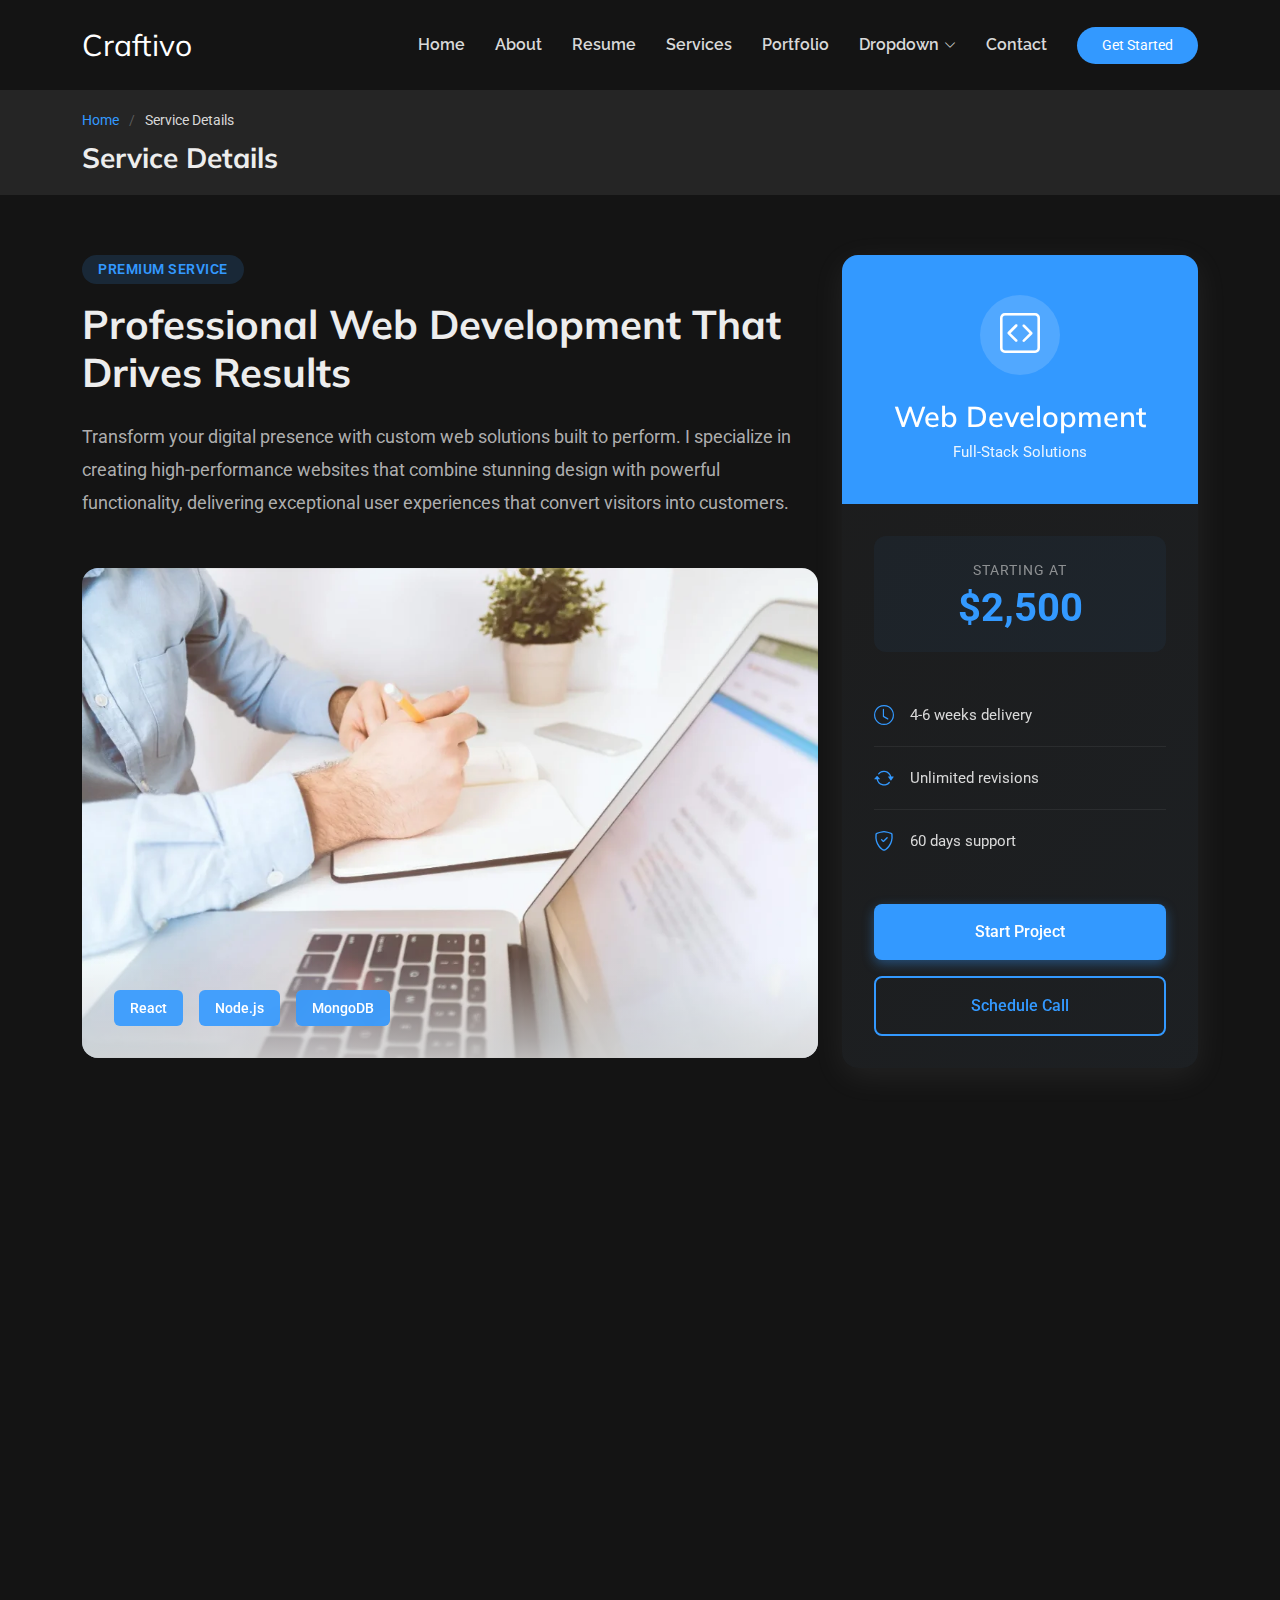
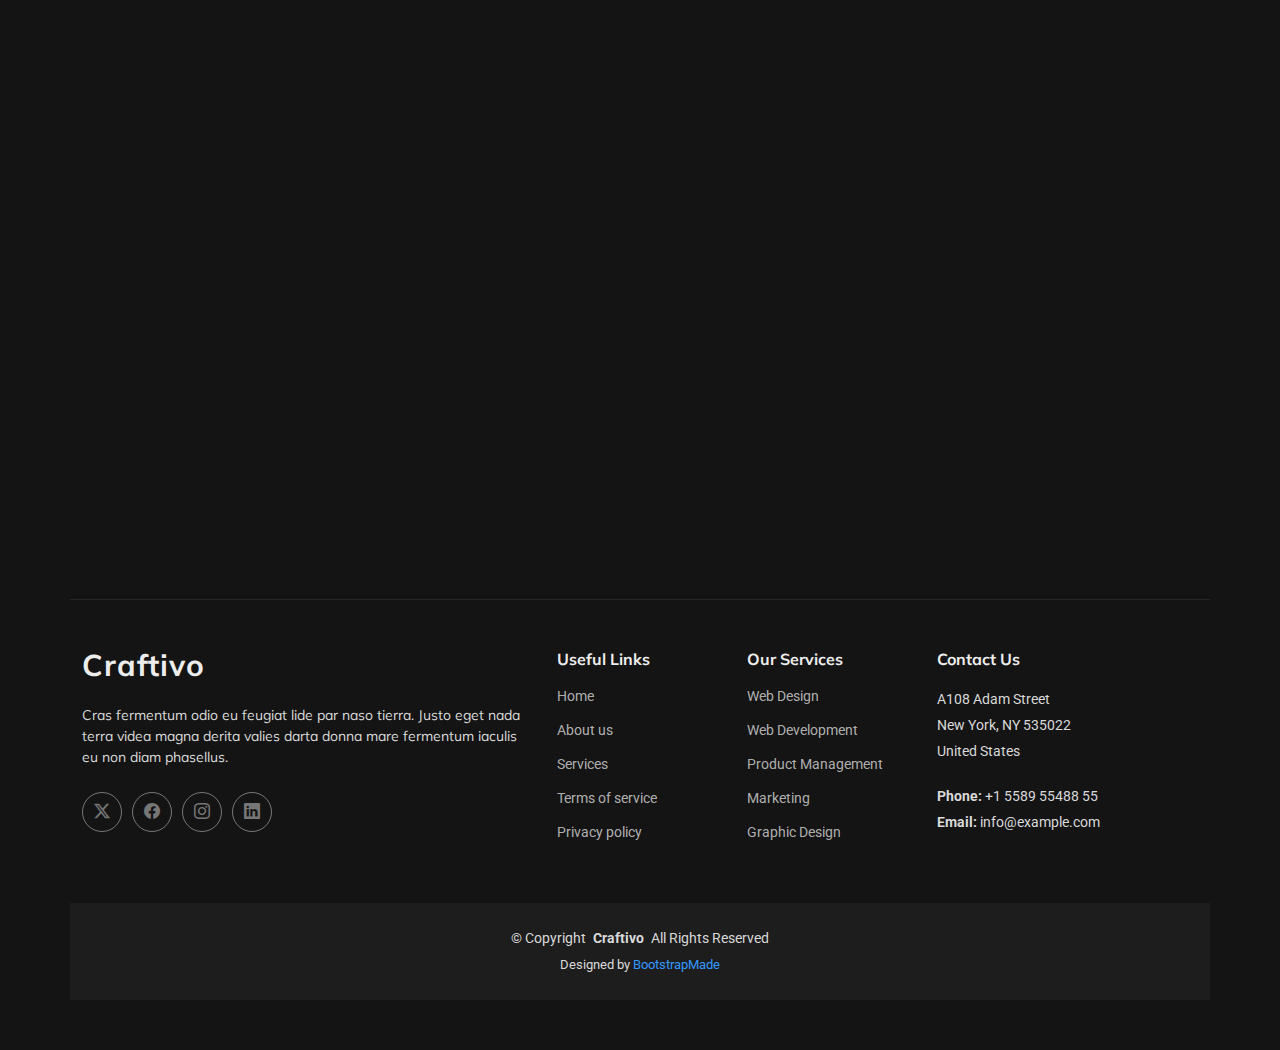
<file: service-details.html>
<!DOCTYPE html>
<html lang="en">

<head>
  <meta charset="utf-8">
  <meta content="width=device-width, initial-scale=1.0" name="viewport">
  <title>Service Details - Craftivo Bootstrap Template</title>
  <meta name="description" content="">
  <meta name="keywords" content="">

  <!-- Favicons -->
  <link href="assets/img/favicon.png" rel="icon">
  <link href="assets/img/apple-touch-icon.png" rel="apple-touch-icon">

  <!-- Fonts -->
  <link href="https://fonts.googleapis.com" rel="preconnect">
  <link href="https://fonts.gstatic.com" rel="preconnect" crossorigin>
  <link href="https://fonts.googleapis.com/css2?family=Roboto:ital,wght@0,100;0,300;0,400;0,500;0,700;0,900;1,100;1,300;1,400;1,500;1,700;1,900&family=Raleway:ital,wght@0,100;0,200;0,300;0,400;0,500;0,600;0,700;0,800;0,900;1,100;1,200;1,300;1,400;1,500;1,600;1,700;1,800;1,900&family=Mulish:ital,wght@0,200;0,300;0,400;0,500;0,600;0,700;0,800;0,900;1,200;1,300;1,400;1,500;1,600;1,700;1,800;1,900&display=swap" rel="stylesheet">

  <!-- Vendor CSS Files -->
  <link href="assets/vendor/bootstrap/css/bootstrap.min.css" rel="stylesheet">
  <link href="assets/vendor/bootstrap-icons/bootstrap-icons.css" rel="stylesheet">
  <link href="assets/vendor/aos/aos.css" rel="stylesheet">
  <link href="assets/vendor/glightbox/css/glightbox.min.css" rel="stylesheet">
  <link href="assets/vendor/swiper/swiper-bundle.min.css" rel="stylesheet">

  <!-- Main CSS File -->
  <link href="assets/css/main.css" rel="stylesheet">

  <!-- =======================================================
  * Template Name: Craftivo
  * Template URL: https://bootstrapmade.com/craftivo-bootstrap-portfolio-template/
  * Updated: Oct 04 2025 with Bootstrap v5.3.8
  * Author: BootstrapMade.com
  * License: https://bootstrapmade.com/license/
  ======================================================== -->
</head>

<body class="service-details-page">

  <header id="header" class="header d-flex align-items-center sticky-top">
    <div class="container-fluid container-xl position-relative d-flex align-items-center">

      <a href="index.html" class="logo d-flex align-items-center me-auto">
        <!-- Uncomment the line below if you also wish to use an image logo -->
        <!-- <img src="assets/img/logo.webp" alt=""> -->
        <h1 class="sitename">Craftivo</h1>
      </a>

      <nav id="navmenu" class="navmenu">
        <ul>
          <li><a href="#hero">Home</a></li>
          <li><a href="#about">About</a></li>
          <li><a href="#resume">Resume</a></li>
          <li><a href="#services">Services</a></li>
          <li><a href="#portfolio">Portfolio</a></li>
          <li class="dropdown"><a href="#"><span>Dropdown</span> <i class="bi bi-chevron-down toggle-dropdown"></i></a>
            <ul>
              <li><a href="#">Dropdown 1</a></li>
              <li class="dropdown"><a href="#"><span>Deep Dropdown</span> <i class="bi bi-chevron-down toggle-dropdown"></i></a>
                <ul>
                  <li><a href="#">Deep Dropdown 1</a></li>
                  <li><a href="#">Deep Dropdown 2</a></li>
                  <li><a href="#">Deep Dropdown 3</a></li>
                  <li><a href="#">Deep Dropdown 4</a></li>
                  <li><a href="#">Deep Dropdown 5</a></li>
                </ul>
              </li>
              <li><a href="#">Dropdown 2</a></li>
              <li><a href="#">Dropdown 3</a></li>
              <li><a href="#">Dropdown 4</a></li>
            </ul>
          </li>
          <li><a href="#contact">Contact</a></li>
        </ul>
        <i class="mobile-nav-toggle d-xl-none bi bi-list"></i>
      </nav>

      <a class="btn-getstarted" href="#about">Get Started</a>

    </div>
  </header>

  <main class="main">

    <!-- Page Title -->
    <div class="page-title light-background">
      <div class="container">
        <nav class="breadcrumbs">
          <ol>
            <li><a href="index.html">Home</a></li>
            <li class="current">Service Details</li>
          </ol>
        </nav>
        <h1>Service Details</h1>
      </div>
    </div><!-- End Page Title -->

    <!-- Service Details Section -->
    <section id="service-details" class="service-details section">

      <div class="container" data-aos="fade-up" data-aos-delay="100">

        <div class="row">

          <div class="col-lg-4 order-lg-2">

            <div class="sticky-sidebar">

              <div class="service-card" data-aos="fade-left" data-aos-delay="200">
                <div class="card-header">
                  <div class="service-icon">
                    <i class="bi bi-code-square"></i>
                  </div>
                  <h3>Web Development</h3>
                  <p class="service-tagline">Full-Stack Solutions</p>
                </div>
                <div class="card-body">
                  <div class="price-tag">
                    <span class="label">Starting at</span>
                    <span class="price">$2,500</span>
                  </div>
                  <ul class="quick-info">
                    <li>
                      <i class="bi bi-clock"></i>
                      <span>4-6 weeks delivery</span>
                    </li>
                    <li>
                      <i class="bi bi-arrow-repeat"></i>
                      <span>Unlimited revisions</span>
                    </li>
                    <li>
                      <i class="bi bi-shield-check"></i>
                      <span>60 days support</span>
                    </li>
                  </ul>
                  <div class="cta-buttons">
                    <a href="#" class="btn-primary">Start Project</a>
                    <a href="#" class="btn-secondary">Schedule Call</a>
                  </div>
                </div>
              </div>

              <div class="contact-card" data-aos="fade-left" data-aos-delay="300">
                <h4>Have Questions?</h4>
                <p>Let's discuss your project requirements and how I can help.</p>
                <div class="contact-methods">
                  <a href="mailto:hello@example.com" class="contact-item">
                    <i class="bi bi-envelope"></i>
                    <span>hello@example.com</span>
                  </a>
                  <a href="tel:+15551234567" class="contact-item">
                    <i class="bi bi-telephone"></i>
                    <span>+1 (555) 123-4567</span>
                  </a>
                </div>
              </div>

            </div>

          </div>

          <div class="col-lg-8 order-lg-1">

            <div class="service-overview" data-aos="fade-up" data-aos-delay="200">
              <div class="overview-header">
                <span class="badge">Premium Service</span>
                <h2>Professional Web Development That Drives Results</h2>
              </div>
              <p class="lead-text">Transform your digital presence with custom web solutions built to perform. I specialize in creating high-performance websites that combine stunning design with powerful functionality, delivering exceptional user experiences that convert visitors into customers.</p>
            </div>

            <div class="service-image-showcase" data-aos="zoom-in" data-aos-delay="300">
              <img src="assets/img/services/services-1.webp" alt="Web Development" class="img-fluid main-image">
              <div class="image-overlay">
                <div class="tech-stack">
                  <span class="tech-item">React</span>
                  <span class="tech-item">Node.js</span>
                  <span class="tech-item">MongoDB</span>
                </div>
              </div>
            </div>

            <div class="features-grid" data-aos="fade-up" data-aos-delay="400">
              <h3 class="section-heading">What You Get</h3>
              <div class="row g-4">
                <div class="col-md-6">
                  <div class="feature-box">
                    <div class="icon-wrapper">
                      <i class="bi bi-layers"></i>
                    </div>
                    <h4>Modern Architecture</h4>
                    <p>Scalable, maintainable code structure using the latest web technologies and best practices for long-term success.</p>
                  </div>
                </div>
                <div class="col-md-6">
                  <div class="feature-box">
                    <div class="icon-wrapper">
                      <i class="bi bi-speedometer2"></i>
                    </div>
                    <h4>Lightning Fast</h4>
                    <p>Optimized performance with lazy loading, code splitting, and CDN integration for instant page loads.</p>
                  </div>
                </div>
                <div class="col-md-6">
                  <div class="feature-box">
                    <div class="icon-wrapper">
                      <i class="bi bi-phone-landscape"></i>
                    </div>
                    <h4>Responsive Design</h4>
                    <p>Pixel-perfect layouts that adapt seamlessly across all devices, from mobile phones to large desktop screens.</p>
                  </div>
                </div>
                <div class="col-md-6">
                  <div class="feature-box">
                    <div class="icon-wrapper">
                      <i class="bi bi-graph-up"></i>
                    </div>
                    <h4>SEO Optimized</h4>
                    <p>Search engine friendly structure with semantic HTML, meta tags, and performance optimizations built in.</p>
                  </div>
                </div>
              </div>
            </div>

            <div class="workflow-section" data-aos="fade-up" data-aos-delay="500">
              <h3 class="section-heading">Development Workflow</h3>
              <div class="timeline">
                <div class="timeline-item">
                  <div class="timeline-marker">1</div>
                  <div class="timeline-content">
                    <h4>Strategy &amp; Planning</h4>
                    <p>Duis aute irure dolor in reprehenderit in voluptate velit esse cillum dolore eu fugiat nulla pariatur. Excepteur sint occaecat cupidatat non proident.</p>
                    <span class="duration">1 week</span>
                  </div>
                </div>
                <div class="timeline-item">
                  <div class="timeline-marker">2</div>
                  <div class="timeline-content">
                    <h4>Design &amp; Prototyping</h4>
                    <p>Sed ut perspiciatis unde omnis iste natus error sit voluptatem accusantium doloremque laudantium, totam rem aperiam eaque ipsa quae.</p>
                    <span class="duration">1-2 weeks</span>
                  </div>
                </div>
                <div class="timeline-item">
                  <div class="timeline-marker">3</div>
                  <div class="timeline-content">
                    <h4>Development &amp; Testing</h4>
                    <p>At vero eos et accusamus et iusto odio dignissimos ducimus qui blanditiis praesentium voluptatum deleniti atque corrupti quos dolores.</p>
                    <span class="duration">2-3 weeks</span>
                  </div>
                </div>
                <div class="timeline-item">
                  <div class="timeline-marker">4</div>
                  <div class="timeline-content">
                    <h4>Launch &amp; Optimization</h4>
                    <p>Quis autem vel eum iure reprehenderit qui in ea voluptate velit esse quam nihil molestiae consequatur vel illum qui dolorem.</p>
                    <span class="duration">1 week</span>
                  </div>
                </div>
              </div>
            </div>

            <div class="testimonial-section" data-aos="fade-up" data-aos-delay="600">
              <div class="testimonial-card">
                <div class="stars">
                  <i class="bi bi-star-fill"></i>
                  <i class="bi bi-star-fill"></i>
                  <i class="bi bi-star-fill"></i>
                  <i class="bi bi-star-fill"></i>
                  <i class="bi bi-star-fill"></i>
                </div>
                <blockquote>
                  "Nemo enim ipsam voluptatem quia voluptas sit aspernatur aut odit aut fugit, sed quia consequuntur magni dolores eos qui ratione voluptatem sequi nesciunt. Exceptional work and outstanding communication throughout."
                </blockquote>
                <div class="client-info">
                  <img src="assets/img/person/person-m-5.webp" alt="Michael Chen" class="client-avatar">
                  <div class="client-details">
                    <h5>Michael Chen</h5>
                    <p>Founder, TechStart Inc.</p>
                  </div>
                </div>
              </div>
            </div>

            <div class="tech-details" data-aos="fade-up" data-aos-delay="700">
              <h3 class="section-heading">Technologies &amp; Tools</h3>
              <div class="tech-categories">
                <div class="tech-category">
                  <h5>Frontend</h5>
                  <div class="tech-tags">
                    <span>React</span>
                    <span>Vue.js</span>
                    <span>TypeScript</span>
                    <span>Tailwind CSS</span>
                    <span>SASS</span>
                  </div>
                </div>
                <div class="tech-category">
                  <h5>Backend</h5>
                  <div class="tech-tags">
                    <span>Node.js</span>
                    <span>Express</span>
                    <span>Python</span>
                    <span>Django</span>
                    <span>REST API</span>
                  </div>
                </div>
                <div class="tech-category">
                  <h5>Database</h5>
                  <div class="tech-tags">
                    <span>MongoDB</span>
                    <span>PostgreSQL</span>
                    <span>Redis</span>
                    <span>Firebase</span>
                  </div>
                </div>
              </div>
            </div>

          </div>

        </div>

      </div>

    </section><!-- /Service Details Section -->

  </main>

  <footer id="footer" class="footer">

    <div class="container footer-top">
      <div class="row gy-4">
        <div class="col-lg-5 col-md-12 footer-about">
          <a href="index.html" class="logo d-flex align-items-center">
            <span class="sitename">Craftivo</span>
          </a>
          <p>Cras fermentum odio eu feugiat lide par naso tierra. Justo eget nada terra videa magna derita valies darta donna mare fermentum iaculis eu non diam phasellus.</p>
          <div class="social-links d-flex mt-4">
            <a href=""><i class="bi bi-twitter-x"></i></a>
            <a href=""><i class="bi bi-facebook"></i></a>
            <a href=""><i class="bi bi-instagram"></i></a>
            <a href=""><i class="bi bi-linkedin"></i></a>
          </div>
        </div>

        <div class="col-lg-2 col-6 footer-links">
          <h4>Useful Links</h4>
          <ul>
            <li><a href="#">Home</a></li>
            <li><a href="#">About us</a></li>
            <li><a href="#">Services</a></li>
            <li><a href="#">Terms of service</a></li>
            <li><a href="#">Privacy policy</a></li>
          </ul>
        </div>

        <div class="col-lg-2 col-6 footer-links">
          <h4>Our Services</h4>
          <ul>
            <li><a href="#">Web Design</a></li>
            <li><a href="#">Web Development</a></li>
            <li><a href="#">Product Management</a></li>
            <li><a href="#">Marketing</a></li>
            <li><a href="#">Graphic Design</a></li>
          </ul>
        </div>

        <div class="col-lg-3 col-md-12 footer-contact text-center text-md-start">
          <h4>Contact Us</h4>
          <p>A108 Adam Street</p>
          <p>New York, NY 535022</p>
          <p>United States</p>
          <p class="mt-4"><strong>Phone:</strong> <span>+1 5589 55488 55</span></p>
          <p><strong>Email:</strong> <span>info@example.com</span></p>
        </div>

      </div>
    </div>

    <div class="container copyright text-center mt-4">
      <p>© <span>Copyright</span> <strong class="px-1 sitename">Craftivo</strong> <span>All Rights Reserved</span></p>
      <div class="credits">
        <!-- All the links in the footer should remain intact. -->
        <!-- You can delete the links only if you've purchased the pro version. -->
        <!-- Licensing information: https://bootstrapmade.com/license/ -->
        <!-- Purchase the pro version with working PHP/AJAX contact form: [buy-url] -->
        Designed by <a href="https://bootstrapmade.com/">BootstrapMade</a>
      </div>
    </div>

  </footer>

  <!-- Scroll Top -->
  <a href="#" id="scroll-top" class="scroll-top d-flex align-items-center justify-content-center"><i class="bi bi-arrow-up-short"></i></a>

  <!-- Preloader -->
  <div id="preloader"></div>

  <!-- Vendor JS Files -->
  <script src="assets/vendor/bootstrap/js/bootstrap.bundle.min.js"></script>
  <script src="assets/vendor/php-email-form/validate.js"></script>
  <script src="assets/vendor/aos/aos.js"></script>
  <script src="assets/vendor/typed.js/typed.umd.js"></script>
  <script src="assets/vendor/waypoints/noframework.waypoints.js"></script>
  <script src="assets/vendor/glightbox/js/glightbox.min.js"></script>
  <script src="assets/vendor/imagesloaded/imagesloaded.pkgd.min.js"></script>
  <script src="assets/vendor/isotope-layout/isotope.pkgd.min.js"></script>
  <script src="assets/vendor/swiper/swiper-bundle.min.js"></script>

  <!-- Main JS File -->
  <script src="assets/js/main.js"></script>

</body>

</html>
</file>
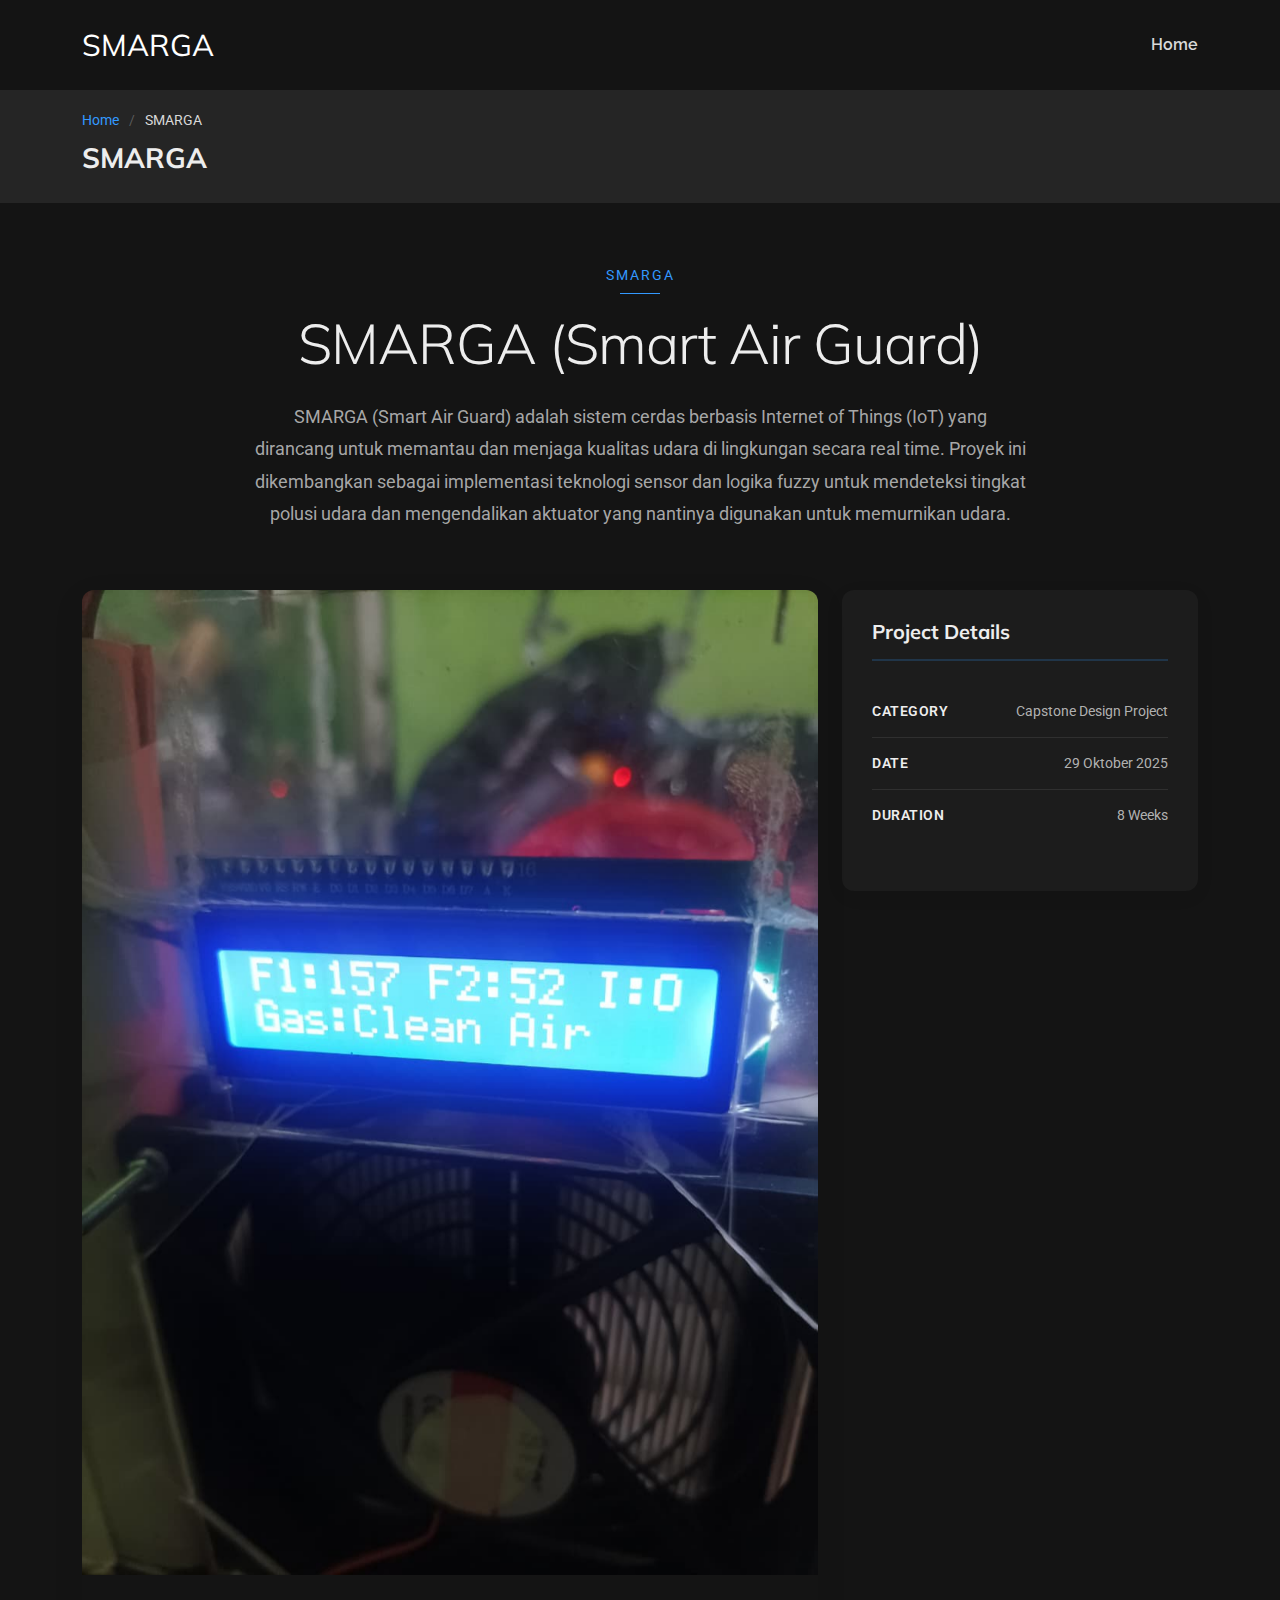
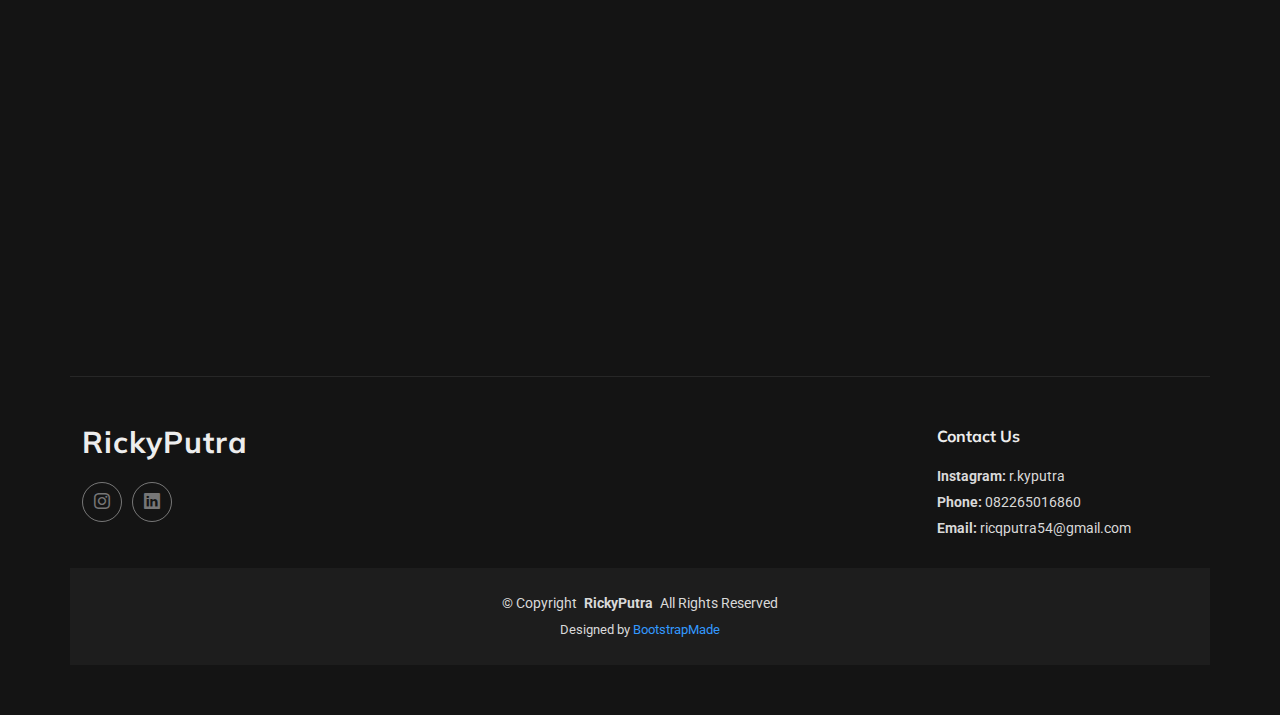
<file: smarga.html>
<!DOCTYPE html>
<html lang="en">

<head>
  <meta charset="utf-8">
  <meta content="width=device-width, initial-scale=1.0" name="viewport">
  <title>SMARGA</title>
  <meta name="description" content="">
  <meta name="keywords" content="">

  <!-- Favicons -->
  <link href="" rel="icon">
  <link href="assets/img/apple-touch-icon.png" rel="apple-touch-icon">

  <!-- Fonts -->
  <link href="https://fonts.googleapis.com" rel="preconnect">
  <link href="https://fonts.gstatic.com" rel="preconnect" crossorigin>
  <link href="https://fonts.googleapis.com/css2?family=Roboto:ital,wght@0,100;0,300;0,400;0,500;0,700;0,900;1,100;1,300;1,400;1,500;1,700;1,900&family=Raleway:ital,wght@0,100;0,200;0,300;0,400;0,500;0,600;0,700;0,800;0,900;1,100;1,200;1,300;1,400;1,500;1,600;1,700;1,800;1,900&family=Mulish:ital,wght@0,200;0,300;0,400;0,500;0,600;0,700;0,800;0,900;1,200;1,300;1,400;1,500;1,600;1,700;1,800;1,900&display=swap" rel="stylesheet">

  <!-- Vendor CSS Files -->
  <link href="assets/vendor/bootstrap/css/bootstrap.min.css" rel="stylesheet">
  <link href="assets/vendor/bootstrap-icons/bootstrap-icons.css" rel="stylesheet">
  <link href="assets/vendor/aos/aos.css" rel="stylesheet">
  <link href="assets/vendor/glightbox/css/glightbox.min.css" rel="stylesheet">
  <link href="assets/vendor/swiper/swiper-bundle.min.css" rel="stylesheet">

  <!-- Main CSS File -->
  <link href="assets/css/main.css" rel="stylesheet">

  <!-- =======================================================
  * Template Name: Craftivo
  * Template URL: https://bootstrapmade.com/craftivo-bootstrap-portfolio-template/
  * Updated: Oct 04 2025 with Bootstrap v5.3.8
  * Author: BootstrapMade.com
  * License: https://bootstrapmade.com/license/
  ======================================================== -->
</head>

<body class="portfolio-details-page">

  <header id="header" class="header d-flex align-items-center sticky-top">
    <div class="container-fluid container-xl position-relative d-flex align-items-center">

      <a href="index.html" class="logo d-flex align-items-center me-auto">
        <!-- Uncomment the line below if you also wish to use an image logo -->
        <!-- <img src="assets/img/logo.webp" alt=""> -->
        <h1 class="sitename">SMARGA</h1>
      </a>

      <nav id="navmenu" class="navmenu">
        <ul>
          <li><a href="index.html">Home</a></li>
          
          <!--<li class="dropdown"><a href="#"><span>Dropdown</span> <i class="bi bi-chevron-down toggle-dropdown"></i></a>
            <ul>
              <li><a href="#">Dropdown 1</a></li>
              <li class="dropdown"><a href="#"><span>Deep Dropdown</span> <i class="bi bi-chevron-down toggle-dropdown"></i></a>
                <ul>
                  <li><a href="#">Deep Dropdown 1</a></li>
                  <li><a href="#">Deep Dropdown 2</a></li>
                  <li><a href="#">Deep Dropdown 3</a></li>
                  <li><a href="#">Deep Dropdown 4</a></li>
                  <li><a href="#">Deep Dropdown 5</a></li>
                </ul>
              </li>
              <li><a href="#">Dropdown 2</a></li>
              <li><a href="#">Dropdown 3</a></li>
              <li><a href="#">Dropdown 4</a></li>
            </ul>
          </li>-->
          
        </ul>
        <i class="mobile-nav-toggle d-xl-none bi bi-list"></i>
      </nav>

      <a class="" href=""></a>

    </div>
  </header>

  <main class="main">

    <!-- Page Title -->
    <div class="page-title light-background">
      <div class="container">
        <nav class="breadcrumbs">
          <ol>
            <li><a href="index.html">Home</a></li>
            <li class="current">SMARGA</li>
          </ol>
        </nav>
        <h1>SMARGA</h1>
        <h2></h2>
      </div>
    </div><!-- End Page Title -->

    <!-- Portfolio Details Section -->
    <section id="portfolio-details" class="portfolio-details section">

      <!-- Section Title -->
      <div class="container section-title" data-aos="fade-up">
        <span class="subtitle">SMARGA</span>
        <h2>SMARGA (Smart Air Guard)</h2>
        <p>SMARGA (Smart Air Guard) adalah sistem cerdas berbasis Internet of Things (IoT) yang dirancang untuk memantau dan menjaga kualitas udara di lingkungan secara real time. Proyek ini dikembangkan sebagai implementasi teknologi sensor dan logika fuzzy untuk mendeteksi tingkat polusi udara dan mengendalikan aktuator yang nantinya digunakan untuk memurnikan udara.</p>
      </div><!-- End Section Title -->

      <div class="container" data-aos="fade-up" data-aos-delay="100">

        <div class="row gy-5">

          <div class="col-lg-8">

            <div class="portfolio-details-slider swiper init-swiper">
              <script type="application/json" class="swiper-config">
                {
                  "loop": true,
                  "speed": 600,
                  "autoplay": {
                    "delay": 4000
                  },
                  "slidesPerView": 1,
                  "spaceBetween": 0,
                  "effect": "fade",
                  "pagination": {
                    "el": ".swiper-pagination",
                    "type": "bullets",
                    "clickable": true
                  }
                }
              </script>
              <div class="swiper-wrapper">

                <div class="swiper-slide">
                  <img src="img_ricky\SMARGA\WhatsApp Image 2025-11-01 at 22.48.16_c08744f3.jpg" alt="Portfolio Image" class="img-fluid">
                </div>

                <div class="swiper-slide">
                  <img src="img_ricky\SMARGA\WhatsApp Image 2025-11-01 at 22.48.16_c3906228.jpg" alt="Portfolio Image" class="img-fluid">
                </div>

                <div class="swiper-slide">
                  <img src="img_ricky\SMARGA\WhatsApp Image 2025-11-01 at 22.48.16_2fb0e33a.jpg" alt="Portfolio Image" class="img-fluid">
                </div>

              </div>
              <div class="swiper-pagination"></div>
            </div>

            <div class="portfolio-content" data-aos="fade-up" data-aos-delay="200">
              <h2>Smart Air Guard</h2>

              <div class="meta-info">
                <span class="date"><i class="bi bi-calendar"></i> 29 October, 2025</span>
                <span class="category"><i class="bi bi-tag"></i> Capstone Design Project</span>
                
              </div>

             

              <h3>Project Overview</h3>
              <p>
               Kualitas udara dalam ruangan sering kali terabaikan, padahal aktivitas sehari-hari seperti memasak, merokok, dan penggunaan bahan kimia dapat meningkatkan konsentrasi gas berbahaya (CO, CO₂, NH₃, dll).
Udara yang buruk dalam jangka panjang dapat menyebabkan gangguan kesehatan seperti pusing, iritasi mata, dan kelelahan.
Untuk itu, diperlukan alat pemantau udara pintar yang tidak hanya menampilkan data, tetapi juga dapat menganalisis dan mengambil keputusan otomatis. SMARGA hadir sebagai solusi untuk menjaga kualitas udara dalam ruangan secara efisien
              </p>

              <div class="highlights-box">
                <h4>Key Highlights</h4>
                <ul>
                  <li><i class="bi bi-check-circle"></i> Mengukur kondisi udara (gas, Partikel Udara, Asap) secara akurat.</li>
                  <li><i class="bi bi-check-circle"></i> Mengklasifikasikan kualitas udara dengan metode fuzzy Mamdani.</li>
                  <li><i class="bi bi-check-circle"></i> Memberikan respons otomatis (menghidupkan kipas dan ionizer yang dilengkapi HEPA Filter) ketika udara mencapai batas bahaya.</li>
                  <li><i class="bi bi-check-circle"></i> Menampilkan hasil pengukuran secara real-time di LCD dan IoT dashboard</li>
                  
                </ul>
              </div>

              <h3>Komponen Utama</h3>
              <p>ESP32 - Mikrokontroler utama dan konektivitas Wi-Fi</p>
              <p>SHARP GP2Y1010AU0F - mengukur partikel udara</p>
              <p>MQ-135 - Sensor gas (CO₂, NH₃, benzena, asap)</p>
              <p>MQ-7 - Sensor karbon monoksida (CO)</p>
              <p>MQ-5 - Medeteksi berbagai gas mudah terbakar seperti LPG (gas alam, butana, propana) dan metana</p>
              <p>MQ-2 - Mendeteksi berbagai jenis gas dan asap, seperti LPG (propana dan butana), gas metana, gas hidrogen, asap, dan alkohol</p>
              <p>LCD I2C 16x2 - Menampilkan status udara dan nilai sensor</p>
              <p>Kipas DC 12v with L298N - Indikator dan aktuator otomatis</p>
              <p>Ionizer Module - Menghasilkan ion negatif untuk menarik dan menetralkan partikel polutan di udara </p>
              <p>HEPA Filter - Menyaring partikel udara</p>
              
              <h3>Metode Fuzzy Mamdani</h3>
              <p>Metode fuzzy digunakan untuk mengolah data sensor menjadi keputusan otomatis.</p>
              <p>Input Utama Sistem :</p>
              <p>1. Akumulasi pembacaan dari berbagai sensor MQ, diubah menjadi AirQuality</p>
              <p>2. Nilai ug/m yang terbaca oleh sensor SHARP GP2Y1010AU0F yang kemudian diberi nama Dust</p>
              <p> </p>
              <p>Fungsi Utama Sistem :</p>
              <p>1. AQI = Rendah, Sedang, Tinggi</p>
              <p>2. Dust = Rendah, Sedang, Tinggi</p>
              <p> </p>
              <p>Output :</p>
              <p>Output berupa nilai AQI 1-100% yang menentukan tingkat kualitas udara, semakin tinggi maka kualitas udara semakin baik</p>
              
              
            </div>

          </div>

          <div class="col-lg-4">

            <div class="sidebar" data-aos="fade-up" data-aos-delay="200">

              <div class="info-card">
                <h3>Project Details</h3>
                
                <div class="info-item">
                  <span class="label">Category</span>
                  <span class="value">Capstone Design Project</span>
                </div>
                <div class="info-item">
                  <span class="label">Date</span>
                  <span class="value">29 Oktober 2025</span>
                </div>
                <div class="info-item">
                  <span class="label">Duration</span>
                  <span class="value">8 Weeks</span>
                </div>
                
               
              </div>

              <!--<div class="share-card" data-aos="fade-up" data-aos-delay="300">
                <h3>Share This Project</h3>
                <div class="social-links">
                  <a href="#" class="facebook"><i class="bi bi-facebook"></i></a>
                  <a href="#" class="twitter"><i class="bi bi-twitter"></i></a>
                  <a href="#" class="linkedin"><i class="bi bi-linkedin"></i></a>
                  <a href="#" class="pinterest"><i class="bi bi-pinterest"></i></a>
                </div>
              </div>-->

            

            </div>

          </div>

        </div>

      </div>

    </section><!-- /Portfolio Details Section -->

  </main>

  <footer id="footer" class="footer">

    <div class="container footer-top">
      <div class="row gy-4">
        <div class="col-lg-5 col-md-12 footer-about">
          <a href="index.html" class="logo d-flex align-items-center">
            <span class="sitename">RickyPutra</span>
          </a>
          <p></p>
          <div class="social-links d-flex mt-4">
            <a href="https://www.instagram.com/r.kyputra/"><i class="bi bi-instagram"></i></a>
            <a href="https://www.linkedin.com/in/ricky-putra-529429314?utm_source=share&utm_campaign=share_via&utm_content=profile&utm_medium=android_app"><i class="bi bi-linkedin"></i></a>
          </div>
        </div>

        <div class="col-lg-2 col-6 footer-links">
          
        </div>

        <div class="col-lg-2 col-6 footer-links">
          
        </div>

        <div class="col-lg-3 col-md-12 footer-contact text-center text-md-start">
          <h4>Contact Us</h4>
          <p class=""><strong>Instagram:</strong> <span>r.kyputra</span></p>
          <p class=""><strong>Phone:</strong> <span>082265016860</span></p>
          <p><strong>Email:</strong> <span>ricqputra54@gmail.com</span></p>
        </div>

      </div>
    </div>

    <div class="container copyright text-center mt-4">
      <p>© <span>Copyright</span> <strong class="px-1 sitename">RickyPutra</strong> <span>All Rights Reserved</span></p>
      <div class="credits">
        <!-- All the links in the footer should remain intact. -->
        <!-- You can delete the links only if you've purchased the pro version. -->
        <!-- Licensing information: https://bootstrapmade.com/license/ -->
        <!-- Purchase the pro version with working PHP/AJAX contact form: [buy-url] -->
        Designed by <a href="https://bootstrapmade.com/">BootstrapMade</a>
      </div>
    </div>

  </footer>

  <!-- Scroll Top -->
  <a href="#" id="scroll-top" class="scroll-top d-flex align-items-center justify-content-center"><i class="bi bi-arrow-up-short"></i></a>

  <!-- Preloader -->
  <div id="preloader"></div>

  <!-- Vendor JS Files -->
  <script src="assets/vendor/bootstrap/js/bootstrap.bundle.min.js"></script>
  <script src="assets/vendor/php-email-form/validate.js"></script>
  <script src="assets/vendor/aos/aos.js"></script>
  <script src="assets/vendor/typed.js/typed.umd.js"></script>
  <script src="assets/vendor/waypoints/noframework.waypoints.js"></script>
  <script src="assets/vendor/glightbox/js/glightbox.min.js"></script>
  <script src="assets/vendor/imagesloaded/imagesloaded.pkgd.min.js"></script>
  <script src="assets/vendor/isotope-layout/isotope.pkgd.min.js"></script>
  <script src="assets/vendor/swiper/swiper-bundle.min.js"></script>

  <!-- Main JS File -->
  <script src="assets/js/main.js"></script>

</body>

</html>
</file>
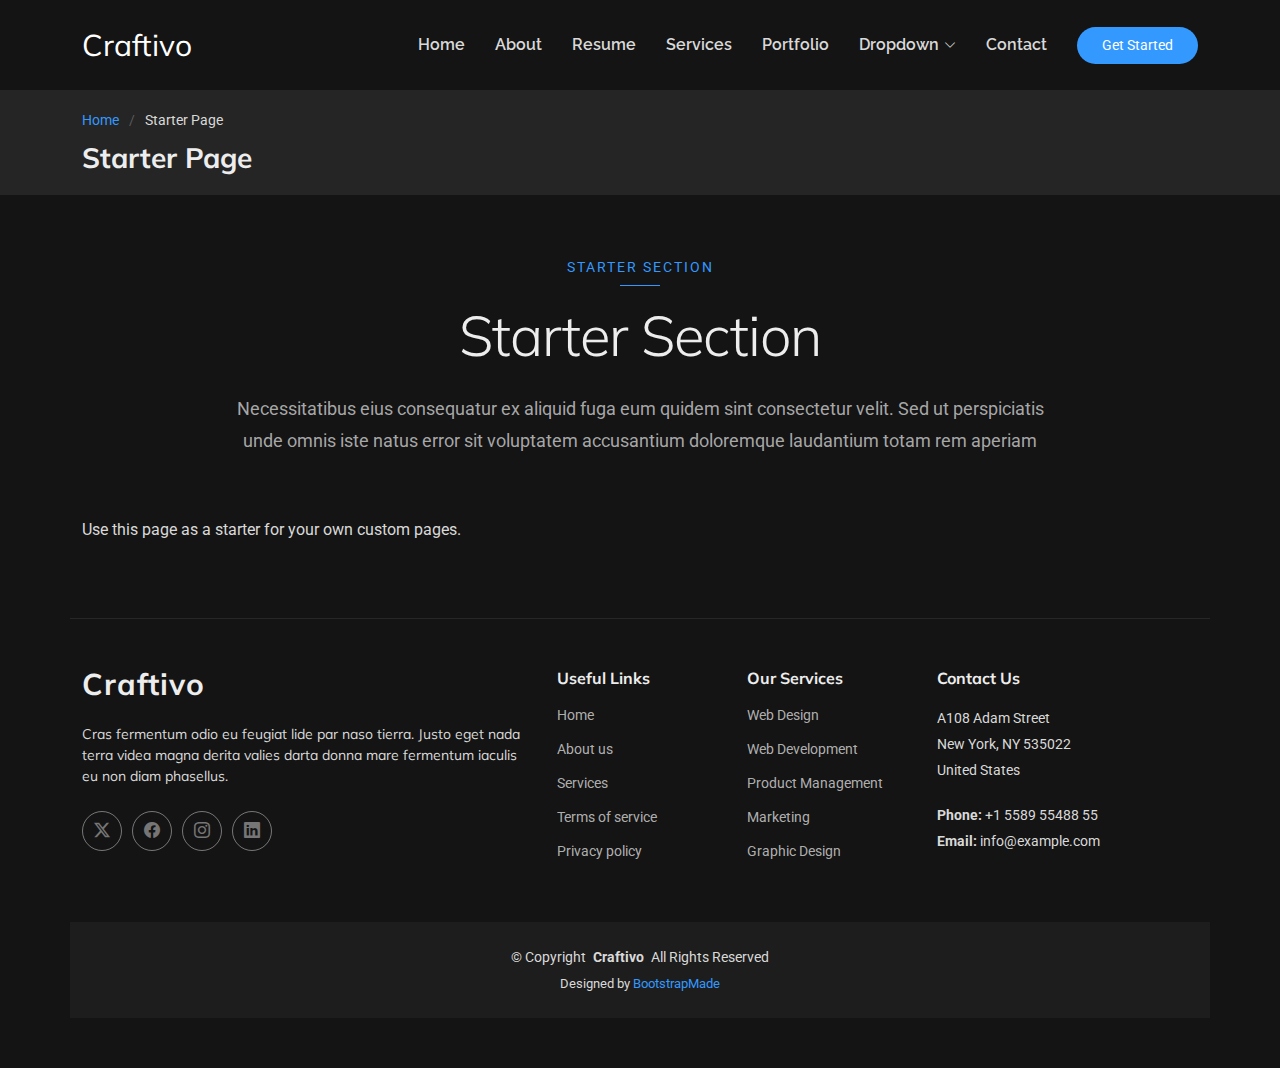
<file: starter-page.html>
<!DOCTYPE html>
<html lang="en">

<head>
  <meta charset="utf-8">
  <meta content="width=device-width, initial-scale=1.0" name="viewport">
  <title>Starter Page - Craftivo Bootstrap Template</title>
  <meta name="description" content="">
  <meta name="keywords" content="">

  <!-- Favicons -->
  <link href="assets/img/favicon.png" rel="icon">
  <link href="assets/img/apple-touch-icon.png" rel="apple-touch-icon">

  <!-- Fonts -->
  <link href="https://fonts.googleapis.com" rel="preconnect">
  <link href="https://fonts.gstatic.com" rel="preconnect" crossorigin>
  <link href="https://fonts.googleapis.com/css2?family=Roboto:ital,wght@0,100;0,300;0,400;0,500;0,700;0,900;1,100;1,300;1,400;1,500;1,700;1,900&family=Raleway:ital,wght@0,100;0,200;0,300;0,400;0,500;0,600;0,700;0,800;0,900;1,100;1,200;1,300;1,400;1,500;1,600;1,700;1,800;1,900&family=Mulish:ital,wght@0,200;0,300;0,400;0,500;0,600;0,700;0,800;0,900;1,200;1,300;1,400;1,500;1,600;1,700;1,800;1,900&display=swap" rel="stylesheet">

  <!-- Vendor CSS Files -->
  <link href="assets/vendor/bootstrap/css/bootstrap.min.css" rel="stylesheet">
  <link href="assets/vendor/bootstrap-icons/bootstrap-icons.css" rel="stylesheet">
  <link href="assets/vendor/aos/aos.css" rel="stylesheet">
  <link href="assets/vendor/glightbox/css/glightbox.min.css" rel="stylesheet">
  <link href="assets/vendor/swiper/swiper-bundle.min.css" rel="stylesheet">

  <!-- Main CSS File -->
  <link href="assets/css/main.css" rel="stylesheet">

  <!-- =======================================================
  * Template Name: Craftivo
  * Template URL: https://bootstrapmade.com/craftivo-bootstrap-portfolio-template/
  * Updated: Oct 04 2025 with Bootstrap v5.3.8
  * Author: BootstrapMade.com
  * License: https://bootstrapmade.com/license/
  ======================================================== -->
</head>

<body class="starter-page-page">

  <header id="header" class="header d-flex align-items-center sticky-top">
    <div class="container-fluid container-xl position-relative d-flex align-items-center">

      <a href="index.html" class="logo d-flex align-items-center me-auto">
        <!-- Uncomment the line below if you also wish to use an image logo -->
        <!-- <img src="assets/img/logo.webp" alt=""> -->
        <h1 class="sitename">Craftivo</h1>
      </a>

      <nav id="navmenu" class="navmenu">
        <ul>
          <li><a href="#hero">Home</a></li>
          <li><a href="#about">About</a></li>
          <li><a href="#resume">Resume</a></li>
          <li><a href="#services">Services</a></li>
          <li><a href="#portfolio">Portfolio</a></li>
          <li class="dropdown"><a href="#"><span>Dropdown</span> <i class="bi bi-chevron-down toggle-dropdown"></i></a>
            <ul>
              <li><a href="#">Dropdown 1</a></li>
              <li class="dropdown"><a href="#"><span>Deep Dropdown</span> <i class="bi bi-chevron-down toggle-dropdown"></i></a>
                <ul>
                  <li><a href="#">Deep Dropdown 1</a></li>
                  <li><a href="#">Deep Dropdown 2</a></li>
                  <li><a href="#">Deep Dropdown 3</a></li>
                  <li><a href="#">Deep Dropdown 4</a></li>
                  <li><a href="#">Deep Dropdown 5</a></li>
                </ul>
              </li>
              <li><a href="#">Dropdown 2</a></li>
              <li><a href="#">Dropdown 3</a></li>
              <li><a href="#">Dropdown 4</a></li>
            </ul>
          </li>
          <li><a href="#contact">Contact</a></li>
        </ul>
        <i class="mobile-nav-toggle d-xl-none bi bi-list"></i>
      </nav>

      <a class="btn-getstarted" href="#about">Get Started</a>

    </div>
  </header>

  <main class="main">

    <!-- Page Title -->
    <div class="page-title light-background">
      <div class="container">
        <nav class="breadcrumbs">
          <ol>
            <li><a href="index.html">Home</a></li>
            <li class="current">Starter Page</li>
          </ol>
        </nav>
        <h1>Starter Page</h1>
      </div>
    </div><!-- End Page Title -->

    <!-- Starter Section Section -->
    <section id="starter-section" class="starter-section section">

      <!-- Section Title -->
      <div class="container section-title" data-aos="fade-up">
        <span class="subtitle">Starter Section</span>
        <h2>Starter Section</h2>
        <p>Necessitatibus eius consequatur ex aliquid fuga eum quidem sint consectetur velit. Sed ut perspiciatis unde omnis iste natus error sit voluptatem accusantium doloremque laudantium totam rem aperiam</p>
      </div><!-- End Section Title -->

      <div class="container" data-aos="fade-up">
        <p>Use this page as a starter for your own custom pages.</p>
      </div>

    </section><!-- /Starter Section Section -->

  </main>

  <footer id="footer" class="footer">

    <div class="container footer-top">
      <div class="row gy-4">
        <div class="col-lg-5 col-md-12 footer-about">
          <a href="index.html" class="logo d-flex align-items-center">
            <span class="sitename">Craftivo</span>
          </a>
          <p>Cras fermentum odio eu feugiat lide par naso tierra. Justo eget nada terra videa magna derita valies darta donna mare fermentum iaculis eu non diam phasellus.</p>
          <div class="social-links d-flex mt-4">
            <a href=""><i class="bi bi-twitter-x"></i></a>
            <a href=""><i class="bi bi-facebook"></i></a>
            <a href=""><i class="bi bi-instagram"></i></a>
            <a href=""><i class="bi bi-linkedin"></i></a>
          </div>
        </div>

        <div class="col-lg-2 col-6 footer-links">
          <h4>Useful Links</h4>
          <ul>
            <li><a href="#">Home</a></li>
            <li><a href="#">About us</a></li>
            <li><a href="#">Services</a></li>
            <li><a href="#">Terms of service</a></li>
            <li><a href="#">Privacy policy</a></li>
          </ul>
        </div>

        <div class="col-lg-2 col-6 footer-links">
          <h4>Our Services</h4>
          <ul>
            <li><a href="#">Web Design</a></li>
            <li><a href="#">Web Development</a></li>
            <li><a href="#">Product Management</a></li>
            <li><a href="#">Marketing</a></li>
            <li><a href="#">Graphic Design</a></li>
          </ul>
        </div>

        <div class="col-lg-3 col-md-12 footer-contact text-center text-md-start">
          <h4>Contact Us</h4>
          <p>A108 Adam Street</p>
          <p>New York, NY 535022</p>
          <p>United States</p>
          <p class="mt-4"><strong>Phone:</strong> <span>+1 5589 55488 55</span></p>
          <p><strong>Email:</strong> <span>info@example.com</span></p>
        </div>

      </div>
    </div>

    <div class="container copyright text-center mt-4">
      <p>© <span>Copyright</span> <strong class="px-1 sitename">Craftivo</strong> <span>All Rights Reserved</span></p>
      <div class="credits">
        <!-- All the links in the footer should remain intact. -->
        <!-- You can delete the links only if you've purchased the pro version. -->
        <!-- Licensing information: https://bootstrapmade.com/license/ -->
        <!-- Purchase the pro version with working PHP/AJAX contact form: [buy-url] -->
        Designed by <a href="https://bootstrapmade.com/">BootstrapMade</a>
      </div>
    </div>

  </footer>

  <!-- Scroll Top -->
  <a href="#" id="scroll-top" class="scroll-top d-flex align-items-center justify-content-center"><i class="bi bi-arrow-up-short"></i></a>

  <!-- Preloader -->
  <div id="preloader"></div>

  <!-- Vendor JS Files -->
  <script src="assets/vendor/bootstrap/js/bootstrap.bundle.min.js"></script>
  <script src="assets/vendor/php-email-form/validate.js"></script>
  <script src="assets/vendor/aos/aos.js"></script>
  <script src="assets/vendor/typed.js/typed.umd.js"></script>
  <script src="assets/vendor/waypoints/noframework.waypoints.js"></script>
  <script src="assets/vendor/glightbox/js/glightbox.min.js"></script>
  <script src="assets/vendor/imagesloaded/imagesloaded.pkgd.min.js"></script>
  <script src="assets/vendor/isotope-layout/isotope.pkgd.min.js"></script>
  <script src="assets/vendor/swiper/swiper-bundle.min.js"></script>

  <!-- Main JS File -->
  <script src="assets/js/main.js"></script>

</body>

</html>
</file>
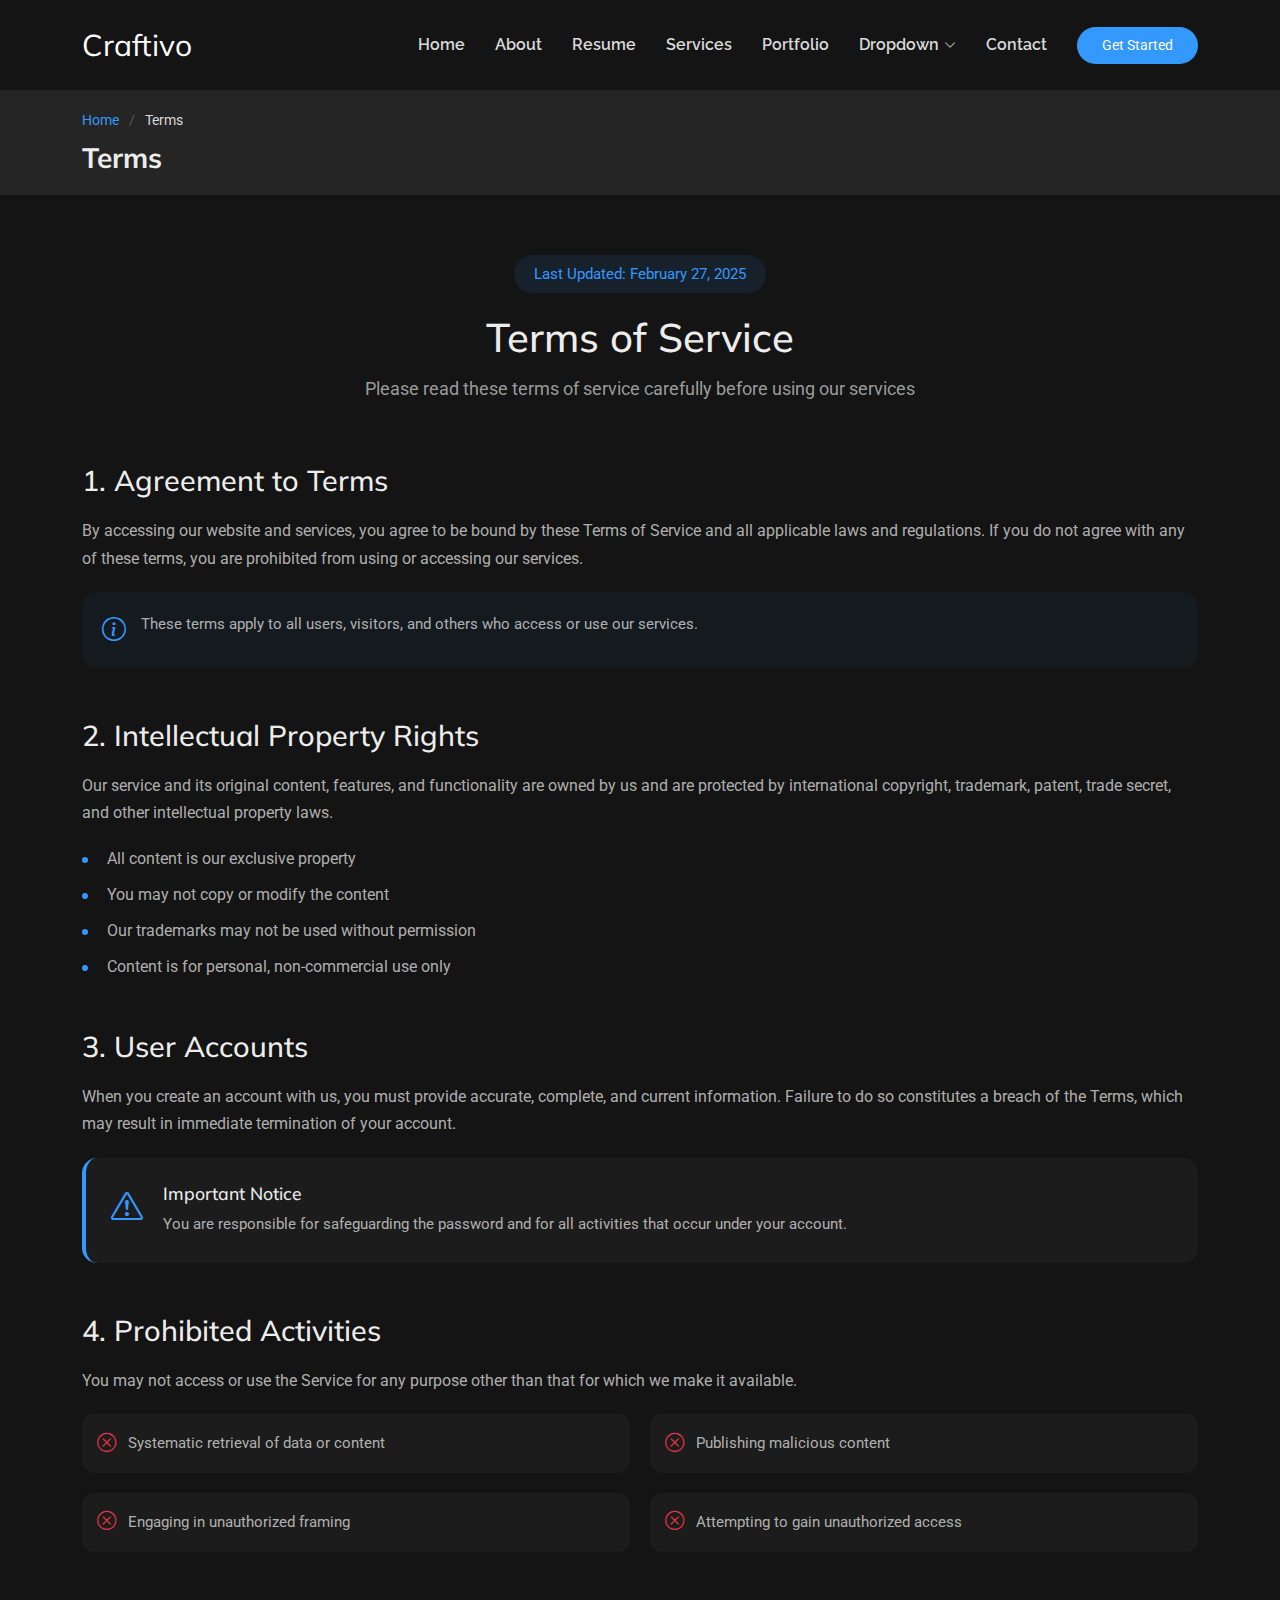
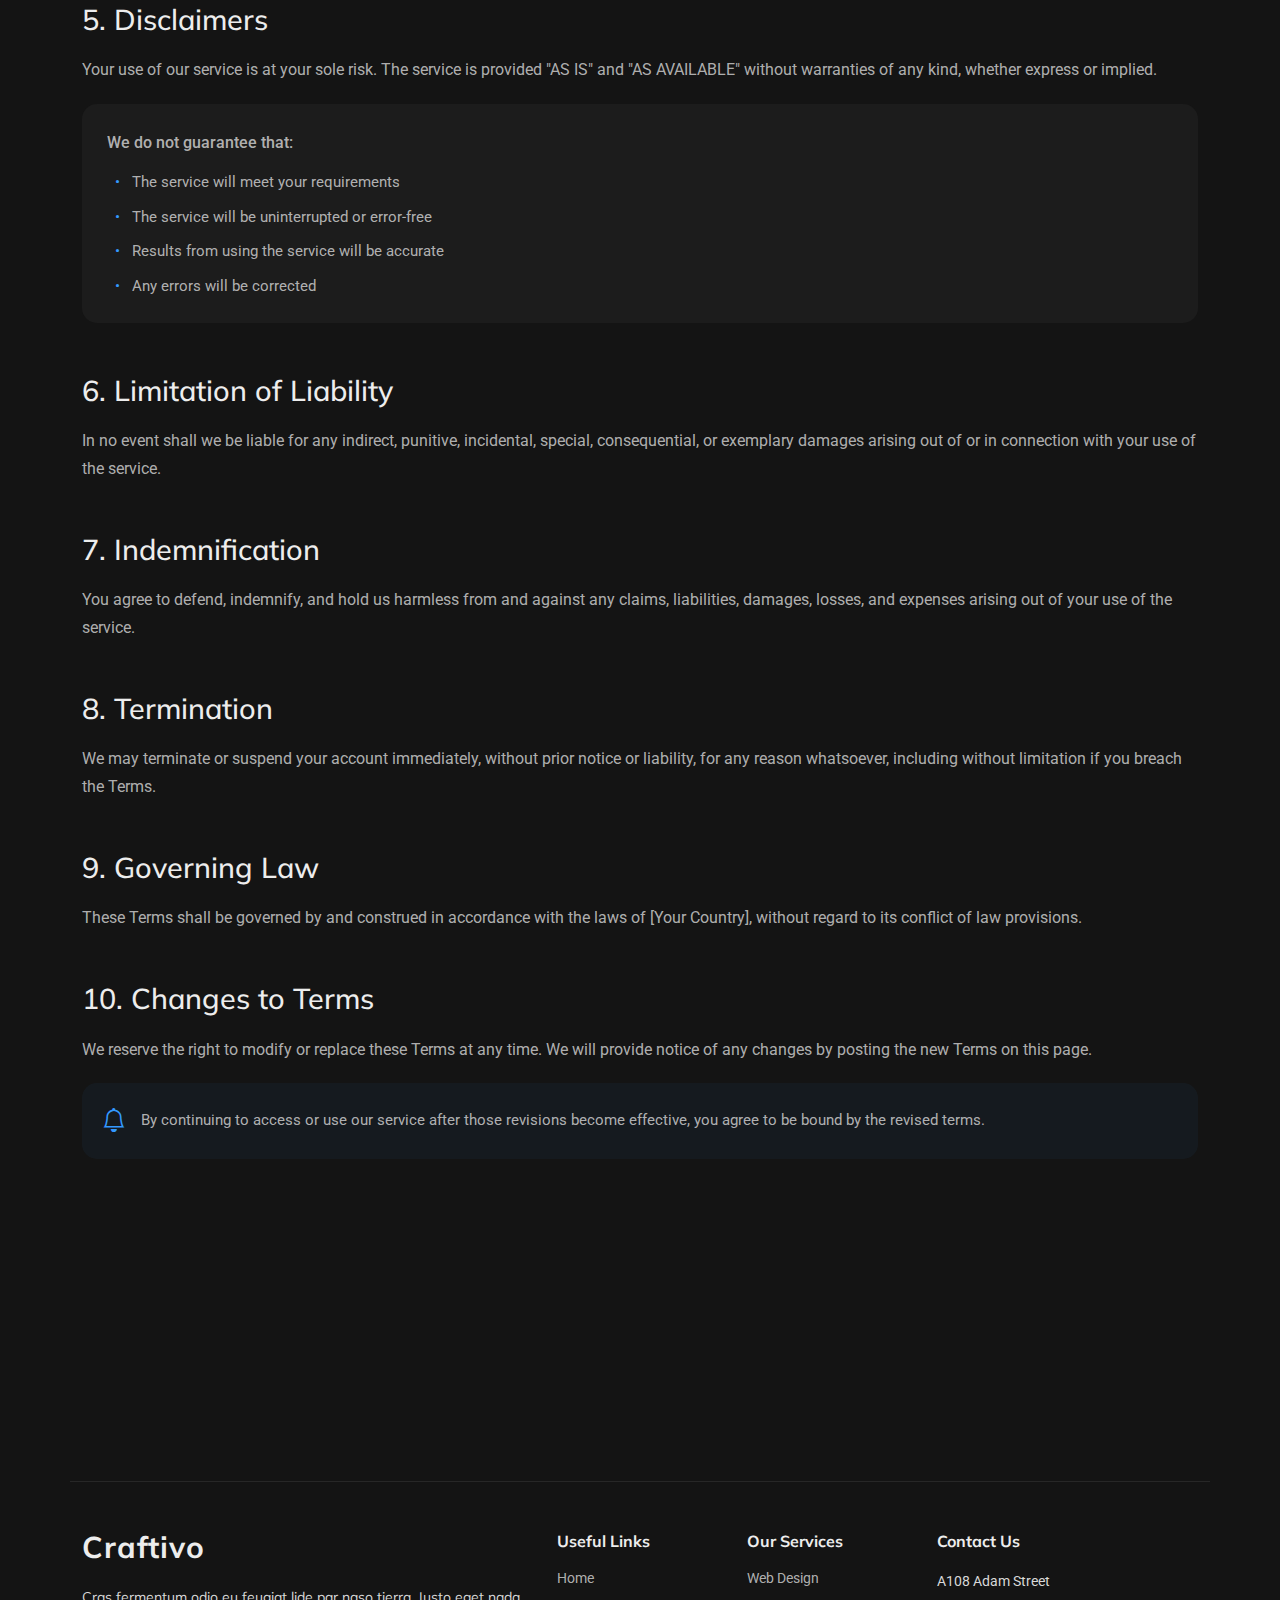
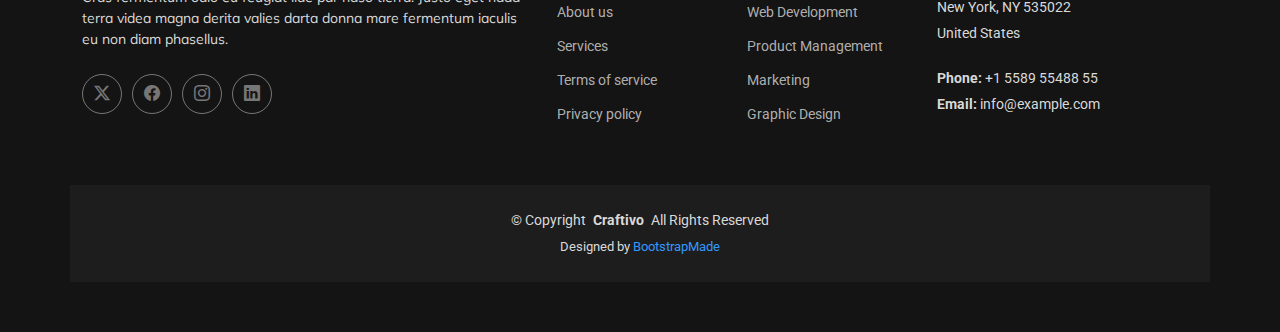
<file: terms.html>
<!DOCTYPE html>
<html lang="en">

<head>
  <meta charset="utf-8">
  <meta content="width=device-width, initial-scale=1.0" name="viewport">
  <title>Terms - Craftivo Bootstrap Template</title>
  <meta name="description" content="">
  <meta name="keywords" content="">

  <!-- Favicons -->
  <link href="assets/img/favicon.png" rel="icon">
  <link href="assets/img/apple-touch-icon.png" rel="apple-touch-icon">

  <!-- Fonts -->
  <link href="https://fonts.googleapis.com" rel="preconnect">
  <link href="https://fonts.gstatic.com" rel="preconnect" crossorigin>
  <link href="https://fonts.googleapis.com/css2?family=Roboto:ital,wght@0,100;0,300;0,400;0,500;0,700;0,900;1,100;1,300;1,400;1,500;1,700;1,900&family=Raleway:ital,wght@0,100;0,200;0,300;0,400;0,500;0,600;0,700;0,800;0,900;1,100;1,200;1,300;1,400;1,500;1,600;1,700;1,800;1,900&family=Mulish:ital,wght@0,200;0,300;0,400;0,500;0,600;0,700;0,800;0,900;1,200;1,300;1,400;1,500;1,600;1,700;1,800;1,900&display=swap" rel="stylesheet">

  <!-- Vendor CSS Files -->
  <link href="assets/vendor/bootstrap/css/bootstrap.min.css" rel="stylesheet">
  <link href="assets/vendor/bootstrap-icons/bootstrap-icons.css" rel="stylesheet">
  <link href="assets/vendor/aos/aos.css" rel="stylesheet">
  <link href="assets/vendor/glightbox/css/glightbox.min.css" rel="stylesheet">
  <link href="assets/vendor/swiper/swiper-bundle.min.css" rel="stylesheet">

  <!-- Main CSS File -->
  <link href="assets/css/main.css" rel="stylesheet">

  <!-- =======================================================
  * Template Name: Craftivo
  * Template URL: https://bootstrapmade.com/craftivo-bootstrap-portfolio-template/
  * Updated: Oct 04 2025 with Bootstrap v5.3.8
  * Author: BootstrapMade.com
  * License: https://bootstrapmade.com/license/
  ======================================================== -->
</head>

<body class="terms-page">

  <header id="header" class="header d-flex align-items-center sticky-top">
    <div class="container-fluid container-xl position-relative d-flex align-items-center">

      <a href="index.html" class="logo d-flex align-items-center me-auto">
        <!-- Uncomment the line below if you also wish to use an image logo -->
        <!-- <img src="assets/img/logo.webp" alt=""> -->
        <h1 class="sitename">Craftivo</h1>
      </a>

      <nav id="navmenu" class="navmenu">
        <ul>
          <li><a href="#hero">Home</a></li>
          <li><a href="#about">About</a></li>
          <li><a href="#resume">Resume</a></li>
          <li><a href="#services">Services</a></li>
          <li><a href="#portfolio">Portfolio</a></li>
          <li class="dropdown"><a href="#"><span>Dropdown</span> <i class="bi bi-chevron-down toggle-dropdown"></i></a>
            <ul>
              <li><a href="#">Dropdown 1</a></li>
              <li class="dropdown"><a href="#"><span>Deep Dropdown</span> <i class="bi bi-chevron-down toggle-dropdown"></i></a>
                <ul>
                  <li><a href="#">Deep Dropdown 1</a></li>
                  <li><a href="#">Deep Dropdown 2</a></li>
                  <li><a href="#">Deep Dropdown 3</a></li>
                  <li><a href="#">Deep Dropdown 4</a></li>
                  <li><a href="#">Deep Dropdown 5</a></li>
                </ul>
              </li>
              <li><a href="#">Dropdown 2</a></li>
              <li><a href="#">Dropdown 3</a></li>
              <li><a href="#">Dropdown 4</a></li>
            </ul>
          </li>
          <li><a href="#contact">Contact</a></li>
        </ul>
        <i class="mobile-nav-toggle d-xl-none bi bi-list"></i>
      </nav>

      <a class="btn-getstarted" href="#about">Get Started</a>

    </div>
  </header>

  <main class="main">

    <!-- Page Title -->
    <div class="page-title light-background">
      <div class="container">
        <nav class="breadcrumbs">
          <ol>
            <li><a href="index.html">Home</a></li>
            <li class="current">Terms</li>
          </ol>
        </nav>
        <h1>Terms</h1>
      </div>
    </div><!-- End Page Title -->

    <!-- Terms Of Service Section -->
    <section id="terms-of-service" class="terms-of-service section">

      <div class="container" data-aos="fade-up">
        <!-- Page Header -->
        <div class="tos-header text-center" data-aos="fade-up">
          <span class="last-updated">Last Updated: February 27, 2025</span>
          <h2>Terms of Service</h2>
          <p>Please read these terms of service carefully before using our services</p>
        </div>

        <!-- Content -->
        <div class="tos-content" data-aos="fade-up" data-aos-delay="200">
          <!-- Agreement Section -->
          <div id="agreement" class="content-section">
            <h3>1. Agreement to Terms</h3>
            <p>By accessing our website and services, you agree to be bound by these Terms of Service and all applicable laws and regulations. If you do not agree with any of these terms, you are prohibited from using or accessing our services.</p>
            <div class="info-box">
              <i class="bi bi-info-circle"></i>
              <p>These terms apply to all users, visitors, and others who access or use our services.</p>
            </div>
          </div>

          <!-- Intellectual Property -->
          <div id="intellectual-property" class="content-section">
            <h3>2. Intellectual Property Rights</h3>
            <p>Our service and its original content, features, and functionality are owned by us and are protected by international copyright, trademark, patent, trade secret, and other intellectual property laws.</p>
            <ul class="list-items">
              <li>All content is our exclusive property</li>
              <li>You may not copy or modify the content</li>
              <li>Our trademarks may not be used without permission</li>
              <li>Content is for personal, non-commercial use only</li>
            </ul>
          </div>

          <!-- User Accounts -->
          <div id="user-accounts" class="content-section">
            <h3>3. User Accounts</h3>
            <p>When you create an account with us, you must provide accurate, complete, and current information. Failure to do so constitutes a breach of the Terms, which may result in immediate termination of your account.</p>
            <div class="alert-box">
              <i class="bi bi-exclamation-triangle"></i>
              <div class="alert-content">
                <h5>Important Notice</h5>
                <p>You are responsible for safeguarding the password and for all activities that occur under your account.</p>
              </div>
            </div>
          </div>

          <!-- Prohibited Activities -->
          <div id="prohibited" class="content-section">
            <h3>4. Prohibited Activities</h3>
            <p>You may not access or use the Service for any purpose other than that for which we make it available.</p>
            <div class="prohibited-list">
              <div class="prohibited-item">
                <i class="bi bi-x-circle"></i>
                <span>Systematic retrieval of data or content</span>
              </div>
              <div class="prohibited-item">
                <i class="bi bi-x-circle"></i>
                <span>Publishing malicious content</span>
              </div>
              <div class="prohibited-item">
                <i class="bi bi-x-circle"></i>
                <span>Engaging in unauthorized framing</span>
              </div>
              <div class="prohibited-item">
                <i class="bi bi-x-circle"></i>
                <span>Attempting to gain unauthorized access</span>
              </div>
            </div>
          </div>

          <!-- Disclaimers -->
          <div id="disclaimer" class="content-section">
            <h3>5. Disclaimers</h3>
            <p>Your use of our service is at your sole risk. The service is provided "AS IS" and "AS AVAILABLE" without warranties of any kind, whether express or implied.</p>
            <div class="disclaimer-box">
              <p>We do not guarantee that:</p>
              <ul>
                <li>The service will meet your requirements</li>
                <li>The service will be uninterrupted or error-free</li>
                <li>Results from using the service will be accurate</li>
                <li>Any errors will be corrected</li>
              </ul>
            </div>
          </div>

          <!-- Limitation of Liability -->
          <div id="limitation" class="content-section">
            <h3>6. Limitation of Liability</h3>
            <p>In no event shall we be liable for any indirect, punitive, incidental, special, consequential, or exemplary damages arising out of or in connection with your use of the service.</p>
          </div>

          <!-- Indemnification -->
          <div id="indemnification" class="content-section">
            <h3>7. Indemnification</h3>
            <p>You agree to defend, indemnify, and hold us harmless from and against any claims, liabilities, damages, losses, and expenses arising out of your use of the service.</p>
          </div>

          <!-- Termination -->
          <div id="termination" class="content-section">
            <h3>8. Termination</h3>
            <p>We may terminate or suspend your account immediately, without prior notice or liability, for any reason whatsoever, including without limitation if you breach the Terms.</p>
          </div>

          <!-- Governing Law -->
          <div id="governing-law" class="content-section">
            <h3>9. Governing Law</h3>
            <p>These Terms shall be governed by and construed in accordance with the laws of [Your Country], without regard to its conflict of law provisions.</p>
          </div>

          <!-- Changes -->
          <div id="changes" class="content-section">
            <h3>10. Changes to Terms</h3>
            <p>We reserve the right to modify or replace these Terms at any time. We will provide notice of any changes by posting the new Terms on this page.</p>
            <div class="notice-box">
              <i class="bi bi-bell"></i>
              <p>By continuing to access or use our service after those revisions become effective, you agree to be bound by the revised terms.</p>
            </div>
          </div>
        </div>

        <!-- Contact Section -->
        <div class="tos-contact" data-aos="fade-up" data-aos-delay="300">
          <div class="contact-box">
            <div class="contact-icon">
              <i class="bi bi-envelope"></i>
            </div>
            <div class="contact-content">
              <h4>Questions About Terms?</h4>
              <p>If you have any questions about these Terms, please contact us.</p>
              <a href="#" class="contact-link">Contact Support</a>
            </div>
          </div>
        </div>
      </div>

    </section><!-- /Terms Of Service Section -->

  </main>

  <footer id="footer" class="footer">

    <div class="container footer-top">
      <div class="row gy-4">
        <div class="col-lg-5 col-md-12 footer-about">
          <a href="index.html" class="logo d-flex align-items-center">
            <span class="sitename">Craftivo</span>
          </a>
          <p>Cras fermentum odio eu feugiat lide par naso tierra. Justo eget nada terra videa magna derita valies darta donna mare fermentum iaculis eu non diam phasellus.</p>
          <div class="social-links d-flex mt-4">
            <a href=""><i class="bi bi-twitter-x"></i></a>
            <a href=""><i class="bi bi-facebook"></i></a>
            <a href=""><i class="bi bi-instagram"></i></a>
            <a href=""><i class="bi bi-linkedin"></i></a>
          </div>
        </div>

        <div class="col-lg-2 col-6 footer-links">
          <h4>Useful Links</h4>
          <ul>
            <li><a href="#">Home</a></li>
            <li><a href="#">About us</a></li>
            <li><a href="#">Services</a></li>
            <li><a href="#">Terms of service</a></li>
            <li><a href="#">Privacy policy</a></li>
          </ul>
        </div>

        <div class="col-lg-2 col-6 footer-links">
          <h4>Our Services</h4>
          <ul>
            <li><a href="#">Web Design</a></li>
            <li><a href="#">Web Development</a></li>
            <li><a href="#">Product Management</a></li>
            <li><a href="#">Marketing</a></li>
            <li><a href="#">Graphic Design</a></li>
          </ul>
        </div>

        <div class="col-lg-3 col-md-12 footer-contact text-center text-md-start">
          <h4>Contact Us</h4>
          <p>A108 Adam Street</p>
          <p>New York, NY 535022</p>
          <p>United States</p>
          <p class="mt-4"><strong>Phone:</strong> <span>+1 5589 55488 55</span></p>
          <p><strong>Email:</strong> <span>info@example.com</span></p>
        </div>

      </div>
    </div>

    <div class="container copyright text-center mt-4">
      <p>© <span>Copyright</span> <strong class="px-1 sitename">Craftivo</strong> <span>All Rights Reserved</span></p>
      <div class="credits">
        <!-- All the links in the footer should remain intact. -->
        <!-- You can delete the links only if you've purchased the pro version. -->
        <!-- Licensing information: https://bootstrapmade.com/license/ -->
        <!-- Purchase the pro version with working PHP/AJAX contact form: [buy-url] -->
        Designed by <a href="https://bootstrapmade.com/">BootstrapMade</a>
      </div>
    </div>

  </footer>

  <!-- Scroll Top -->
  <a href="#" id="scroll-top" class="scroll-top d-flex align-items-center justify-content-center"><i class="bi bi-arrow-up-short"></i></a>

  <!-- Preloader -->
  <div id="preloader"></div>

  <!-- Vendor JS Files -->
  <script src="assets/vendor/bootstrap/js/bootstrap.bundle.min.js"></script>
  <script src="assets/vendor/php-email-form/validate.js"></script>
  <script src="assets/vendor/aos/aos.js"></script>
  <script src="assets/vendor/typed.js/typed.umd.js"></script>
  <script src="assets/vendor/waypoints/noframework.waypoints.js"></script>
  <script src="assets/vendor/glightbox/js/glightbox.min.js"></script>
  <script src="assets/vendor/imagesloaded/imagesloaded.pkgd.min.js"></script>
  <script src="assets/vendor/isotope-layout/isotope.pkgd.min.js"></script>
  <script src="assets/vendor/swiper/swiper-bundle.min.js"></script>

  <!-- Main JS File -->
  <script src="assets/js/main.js"></script>

</body>

</html>
</file>
<file: assets/css/main.css>
/**
* Template Name: Craftivo
* Template URL: https://bootstrapmade.com/craftivo-bootstrap-portfolio-template/
* Updated: Oct 04 2025 with Bootstrap v5.3.8
* Author: BootstrapMade.com
* License: https://bootstrapmade.com/license/
*/

@charset "UTF-8";

/*--------------------------------------------------------------
# Font & Color Variables
# Help: https://bootstrapmade.com/color-system/
--------------------------------------------------------------*/
/* Fonts */
:root {
  --default-font: "Roboto",  system-ui, -apple-system, "Segoe UI", Roboto, "Helvetica Neue", Arial, "Noto Sans", "Liberation Sans", sans-serif, "Apple Color Emoji", "Segoe UI Emoji", "Segoe UI Symbol", "Noto Color Emoji";
  --heading-font: "Mulish",  sans-serif;
  --nav-font: "Raleway",  sans-serif;
}

/* Global Colors - The following color variables are used throughout the website. Updating them here will change the color scheme of the entire website */
:root { 
  --background-color: #141414; /* Background color for the entire website, including individual sections */
  --default-color: #d9d9d9; /* Default color used for the majority of the text content across the entire website */
  --heading-color: #ededed; /* Color for headings, subheadings and title throughout the website */
  --accent-color: #3399ff; /* Accent color that represents your brand on the website. It's used for buttons, links, and other elements that need to stand out */
  --surface-color: #1c1c1c; /* The surface color is used as a background of boxed elements within sections, such as cards, icon boxes, or other elements that require a visual separation from the global background. */
  --contrast-color: #ffffff; /* Contrast color for text, ensuring readability against backgrounds of accent, heading, or default colors. */
}

/* Nav Menu Colors - The following color variables are used specifically for the navigation menu. They are separate from the global colors to allow for more customization options */
:root {
  --nav-color: #d9d9d9;  /* The default color of the main navmenu links */
  --nav-hover-color: #3399ff; /* Applied to main navmenu links when they are hovered over or active */
  --nav-mobile-background-color: #2e2e2e; /* Used as the background color for mobile navigation menu */
  --nav-dropdown-background-color: #2e2e2e; /* Used as the background color for dropdown items that appear when hovering over primary navigation items */
  --nav-dropdown-color: #d9d9d9; /* Used for navigation links of the dropdown items in the navigation menu. */
  --nav-dropdown-hover-color: #3399ff; /* Similar to --nav-hover-color, this color is applied to dropdown navigation links when they are hovered over. */
}

/* Color Presets - These classes override global colors when applied to any section or element, providing reuse of the sam color scheme. */

.light-background {
  --background-color: rgba(41, 41, 41, 0.8);
  --surface-color: #484848;
}

.dark-background {
  --background-color: #060606;
  --default-color: #ffffff;
  --heading-color: #ffffff;
  --surface-color: #252525;
  --contrast-color: #ffffff;
}

/* Smooth scroll */
:root {
  scroll-behavior: smooth;
}

/*--------------------------------------------------------------
# General Styling & Shared Classes
--------------------------------------------------------------*/
body {
  color: var(--default-color);
  background-color: var(--background-color);
  font-family: var(--default-font);
}

a {
  color: var(--accent-color);
  text-decoration: none;
  transition: 0.3s;
}

a:hover {
  color: color-mix(in srgb, var(--accent-color), transparent 25%);
  text-decoration: none;
}

h1,
h2,
h3,
h4,
h5,
h6 {
  color: var(--heading-color);
  font-family: var(--heading-font);
}

/* PHP Email Form Messages
------------------------------*/
.php-email-form .error-message {
  display: none;
  background: #0000ff;
  color: #ffffff;
  text-align: left;
  padding: 15px;
  margin-bottom: 24px;
  font-weight: 600;
}

.php-email-form .sent-message {
  display: none;
  color: #ffffff;
  background: #059652;
  text-align: center;
  padding: 15px;
  margin-bottom: 24px;
  font-weight: 600;
}

.php-email-form .loading {
  display: none;
  background: var(--surface-color);
  text-align: center;
  padding: 15px;
  margin-bottom: 24px;
}

.php-email-form .loading:before {
  content: "";
  display: inline-block;
  border-radius: 50%;
  width: 24px;
  height: 24px;
  margin: 0 10px -6px 0;
  border: 3px solid var(--accent-color);
  border-top-color: var(--surface-color);
  animation: php-email-form-loading 1s linear infinite;
}

@keyframes php-email-form-loading {
  0% {
    transform: rotate(0deg);
  }

  100% {
    transform: rotate(360deg);
  }
}

/*--------------------------------------------------------------
# Global Header
--------------------------------------------------------------*/
.header {
  --heading-color: #ffffff;
  color: var(--default-color);
  background-color: var(--background-color);
  padding: 15px 0;
  transition: all 0.5s;
  z-index: 997;
}

.header .logo {
  line-height: 1;
}

.header .logo img {
  max-height: 36px;
  margin-right: 8px;
}

.header .logo h1 {
  font-size: 30px;
  margin: 0;
  font-weight: 400;
  color: var(--heading-color);
}

.header .btn-getstarted,
.header .btn-getstarted:focus {
  color: var(--contrast-color);
  background: var(--accent-color);
  font-size: 14px;
  padding: 8px 25px;
  margin: 0 0 0 30px;
  border-radius: 50px;
  transition: 0.3s;
}

.header .btn-getstarted:hover,
.header .btn-getstarted:focus:hover {
  color: var(--contrast-color);
  background: color-mix(in srgb, var(--accent-color), transparent 15%);
}

@media (max-width: 1200px) {
  .header .logo {
    order: 1;
  }

  .header .btn-getstarted {
    order: 2;
    margin: 0 15px 0 0;
    padding: 6px 15px;
  }

  .header .navmenu {
    order: 3;
  }
}

.scrolled .header {
  box-shadow: 0px 0 18px rgba(0, 0, 0, 0.1);
}

/* Global Header on Scroll
------------------------------*/
.scrolled .header {
  --background-color: rgba(20, 20, 20, 0.8);
}

/* Index Page Header
------------------------------*/
.index-page .header {
  --background-color: rgba(255, 255, 255, 0);
}

/* Index Page Header on Scroll
------------------------------*/
.index-page.scrolled .header {
  --background-color: rgba(20, 20, 20, 0.8);
}

/*--------------------------------------------------------------
# Navigation Menu
--------------------------------------------------------------*/
/* Navmenu - Desktop */
@media (min-width: 1200px) {
  .navmenu {
    padding: 0;
  }

  .navmenu ul {
    margin: 0;
    padding: 0;
    display: flex;
    list-style: none;
    align-items: center;
  }

  .navmenu li {
    position: relative;
  }

  .navmenu a,
  .navmenu a:focus {
    color: var(--nav-color);
    padding: 18px 15px;
    font-size: 16px;
    font-family: var(--nav-font);
    font-weight: 600;
    display: flex;
    align-items: center;
    justify-content: space-between;
    white-space: nowrap;
    transition: 0.3s;
  }

  .navmenu a i,
  .navmenu a:focus i {
    font-size: 12px;
    line-height: 0;
    margin-left: 5px;
    transition: 0.3s;
  }

  .navmenu li:last-child a {
    padding-right: 0;
  }

  .navmenu li:hover>a,
  .navmenu .active,
  .navmenu .active:focus {
    color: var(--nav-hover-color);
  }

  .navmenu .dropdown ul {
    margin: 0;
    padding: 10px 0;
    background: var(--nav-dropdown-background-color);
    display: block;
    position: absolute;
    visibility: hidden;
    left: 14px;
    top: 130%;
    opacity: 0;
    transition: 0.3s;
    border-radius: 4px;
    z-index: 99;
    box-shadow: 0px 0px 30px rgba(0, 0, 0, 0.1);
  }

  .navmenu .dropdown ul li {
    min-width: 200px;
  }

  .navmenu .dropdown ul a {
    padding: 10px 20px;
    font-size: 15px;
    text-transform: none;
    color: var(--nav-dropdown-color);
  }

  .navmenu .dropdown ul a i {
    font-size: 12px;
  }

  .navmenu .dropdown ul a:hover,
  .navmenu .dropdown ul .active:hover,
  .navmenu .dropdown ul li:hover>a {
    color: var(--nav-dropdown-hover-color);
  }

  .navmenu .dropdown:hover>ul {
    opacity: 1;
    top: 100%;
    visibility: visible;
  }

  .navmenu .dropdown .dropdown ul {
    top: 0;
    left: -90%;
    visibility: hidden;
  }

  .navmenu .dropdown .dropdown:hover>ul {
    opacity: 1;
    top: 0;
    left: -100%;
    visibility: visible;
  }
}

/* Navmenu - Mobile */
@media (max-width: 1199px) {
  .mobile-nav-toggle {
    color: var(--nav-color);
    font-size: 28px;
    line-height: 0;
    margin-right: 10px;
    cursor: pointer;
    transition: color 0.3s;
  }

  .navmenu {
    padding: 0;
    z-index: 9997;
  }

  .navmenu ul {
    display: none;
    list-style: none;
    position: absolute;
    inset: 60px 20px 20px 20px;
    padding: 10px 0;
    margin: 0;
    border-radius: 6px;
    background-color: var(--nav-mobile-background-color);
    overflow-y: auto;
    transition: 0.3s;
    z-index: 9998;
    box-shadow: 0px 0px 30px rgba(0, 0, 0, 0.1);
  }

  .navmenu a,
  .navmenu a:focus {
    color: var(--nav-dropdown-color);
    padding: 10px 20px;
    font-family: var(--nav-font);
    font-size: 17px;
    font-weight: 500;
    display: flex;
    align-items: center;
    justify-content: space-between;
    white-space: nowrap;
    transition: 0.3s;
  }

  .navmenu a i,
  .navmenu a:focus i {
    font-size: 12px;
    line-height: 0;
    margin-left: 5px;
    width: 30px;
    height: 30px;
    display: flex;
    align-items: center;
    justify-content: center;
    border-radius: 50%;
    transition: 0.3s;
    background-color: color-mix(in srgb, var(--accent-color), transparent 90%);
  }

  .navmenu a i:hover,
  .navmenu a:focus i:hover {
    background-color: var(--accent-color);
    color: var(--contrast-color);
  }

  .navmenu a:hover,
  .navmenu .active,
  .navmenu .active:focus {
    color: var(--nav-dropdown-hover-color);
  }

  .navmenu .active i,
  .navmenu .active:focus i {
    background-color: var(--accent-color);
    color: var(--contrast-color);
    transform: rotate(180deg);
  }

  .navmenu .dropdown ul {
    position: static;
    display: none;
    z-index: 99;
    padding: 10px 0;
    margin: 10px 20px;
    background-color: var(--nav-dropdown-background-color);
    border: 1px solid color-mix(in srgb, var(--default-color), transparent 90%);
    box-shadow: none;
    transition: all 0.5s ease-in-out;
  }

  .navmenu .dropdown ul ul {
    background-color: rgba(33, 37, 41, 0.1);
  }

  .navmenu .dropdown>.dropdown-active {
    display: block;
    background-color: rgba(33, 37, 41, 0.03);
  }

  .mobile-nav-active {
    overflow: hidden;
  }

  .mobile-nav-active .mobile-nav-toggle {
    color: #fff;
    position: absolute;
    font-size: 32px;
    top: 15px;
    right: 15px;
    margin-right: 0;
    z-index: 9999;
  }

  .mobile-nav-active .navmenu {
    position: fixed;
    overflow: hidden;
    inset: 0;
    background: rgba(33, 37, 41, 0.8);
    transition: 0.3s;
  }

  .mobile-nav-active .navmenu>ul {
    display: block;
  }
}

/*--------------------------------------------------------------
# Global Footer
--------------------------------------------------------------*/
.footer {
  color: var(--default-color);
  background-color: var(--background-color);
  font-size: 14px;
  padding-bottom: 50px;
  position: relative;
}

.footer .footer-top {
  padding-top: 50px;
  border-top: 1px solid color-mix(in srgb, var(--default-color), transparent 90%);
}

.footer .footer-about .logo {
  line-height: 1;
  margin-bottom: 25px;
}

.footer .footer-about .logo img {
  max-height: 40px;
  margin-right: 6px;
}

.footer .footer-about .logo span {
  color: var(--heading-color);
  font-size: 30px;
  font-weight: 700;
  letter-spacing: 1px;
  font-family: var(--heading-font);
}

.footer .footer-about p {
  font-size: 14px;
  font-family: var(--heading-font);
}

.footer .social-links a {
  display: flex;
  align-items: center;
  justify-content: center;
  width: 40px;
  height: 40px;
  border-radius: 50%;
  border: 1px solid color-mix(in srgb, var(--default-color), transparent 50%);
  font-size: 16px;
  color: color-mix(in srgb, var(--default-color), transparent 50%);
  margin-right: 10px;
  transition: 0.3s;
}

.footer .social-links a:hover {
  color: var(--accent-color);
  border-color: var(--accent-color);
}

.footer h4 {
  font-size: 16px;
  font-weight: bold;
  position: relative;
  padding-bottom: 12px;
}

.footer .footer-links {
  margin-bottom: 30px;
}

.footer .footer-links ul {
  list-style: none;
  padding: 0;
  margin: 0;
}

.footer .footer-links ul i {
  padding-right: 2px;
  font-size: 12px;
  line-height: 0;
}

.footer .footer-links ul li {
  padding: 10px 0;
  display: flex;
  align-items: center;
}

.footer .footer-links ul li:first-child {
  padding-top: 0;
}

.footer .footer-links ul a {
  color: color-mix(in srgb, var(--default-color), transparent 20%);
  display: inline-block;
  line-height: 1;
}

.footer .footer-links ul a:hover {
  color: var(--accent-color);
}

.footer .footer-contact p {
  margin-bottom: 5px;
}

.footer .copyright {
  padding-top: 25px;
  padding-bottom: 25px;
  background-color: color-mix(in srgb, var(--default-color), transparent 95%);
}

.footer .copyright p {
  margin-bottom: 0;
}

.footer .credits {
  margin-top: 6px;
  font-size: 13px;
}

/*--------------------------------------------------------------
# Preloader
--------------------------------------------------------------*/
#preloader {
  position: fixed;
  inset: 0;
  z-index: 999999;
  overflow: hidden;
  background: var(--background-color);
  transition: all 0.6s ease-out;
}

#preloader:before {
  content: "";
  position: fixed;
  top: calc(50% - 30px);
  left: calc(50% - 30px);
  border: 6px solid #ffffff;
  border-color: var(--accent-color) transparent var(--accent-color) transparent;
  border-radius: 50%;
  width: 60px;
  height: 60px;
  animation: animate-preloader 1.5s linear infinite;
}

@keyframes animate-preloader {
  0% {
    transform: rotate(0deg);
  }

  100% {
    transform: rotate(360deg);
  }
}

/*--------------------------------------------------------------
# Scroll Top Button
--------------------------------------------------------------*/
.scroll-top {
  position: fixed;
  visibility: hidden;
  opacity: 0;
  right: 15px;
  bottom: 15px;
  z-index: 99999;
  background-color: var(--accent-color);
  width: 40px;
  height: 40px;
  border-radius: 4px;
  transition: all 0.4s;
}

.scroll-top i {
  font-size: 24px;
  color: var(--contrast-color);
  line-height: 0;
}

.scroll-top:hover {
  background-color: color-mix(in srgb, var(--accent-color), transparent 20%);
  color: var(--contrast-color);
}

.scroll-top.active {
  visibility: visible;
  opacity: 1;
}

/*--------------------------------------------------------------
# Disable aos animation delay on mobile devices
--------------------------------------------------------------*/
@media screen and (max-width: 768px) {
  [data-aos-delay] {
    transition-delay: 0 !important;
  }
}

/*--------------------------------------------------------------
# Global Page Titles & Breadcrumbs
--------------------------------------------------------------*/
.page-title {
  color: var(--default-color);
  background-color: var(--background-color);
  padding: 20px 0;
  position: relative;
}

.page-title h1 {
  font-size: 28px;
  font-weight: 700;
  margin: 0;
}

.page-title .breadcrumbs ol {
  display: flex;
  flex-wrap: wrap;
  list-style: none;
  padding: 0 0 10px 0;
  margin: 0;
  font-size: 14px;
  font-weight: 400;
}

.page-title .breadcrumbs ol li+li {
  padding-left: 10px;
}

.page-title .breadcrumbs ol li+li::before {
  content: "/";
  display: inline-block;
  padding-right: 10px;
  color: color-mix(in srgb, var(--default-color), transparent 70%);
}

/*--------------------------------------------------------------
# Global Sections
--------------------------------------------------------------*/
section,
.section {
  color: var(--default-color);
  background-color: var(--background-color);
  padding: 60px 0;
  scroll-margin-top: 90px;
  overflow: clip;
}

@media (max-width: 1199px) {

  section,
  .section {
    scroll-margin-top: 66px;
  }
}

/*--------------------------------------------------------------
# Global Section Titles
--------------------------------------------------------------*/
.section-title {
  text-align: center;
  padding-bottom: 60px;
  position: relative;
}

.section-title h2 {
  font-size: 3.5rem;
  font-weight: 300;
  line-height: 1.2;
  color: var(--heading-color);
  margin-bottom: 1.5rem;
  letter-spacing: -1px;
}

@media (max-width: 768px) {
  .section-title h2 {
    font-size: 2.5rem;
  }
}

.section-title .subtitle {
  display: inline-block;
  font-size: 0.875rem;
  font-weight: 400;
  color: var(--accent-color);
  text-transform: uppercase;
  letter-spacing: 2px;
  margin-bottom: 1.5rem;
  position: relative;
}

.section-title .subtitle::after {
  content: "";
  position: absolute;
  bottom: -8px;
  left: 50%;
  transform: translateX(-50%);
  width: 40px;
  height: 1px;
  background: var(--accent-color);
}

.section-title p {
  font-size: 1.125rem;
  line-height: 1.8;
  color: color-mix(in srgb, var(--default-color), transparent 25%);
  max-width: 900px;
  margin: 0 auto;
  text-wrap: balance;
}

/*--------------------------------------------------------------
# Hero Section
--------------------------------------------------------------*/
.hero {
  padding-top: 80px;
  min-height: 100vh;
  position: relative;
  display: flex;
  align-items: center;
  justify-content: center;
  overflow: hidden;
  padding-bottom: 80px;
}

.hero img {
  position: absolute;
  inset: 0;
  display: block;
  width: 100%;
  height: 100%;
  object-fit: cover;
  z-index: 1;
}

.hero:before {
  content: "";
  background: color-mix(in srgb, var(--background-color), transparent 30%);
  position: absolute;
  inset: 0;
  z-index: 2;
  border-radius: 0;
}

.hero .container {
  position: relative;
  z-index: 3;
}

.hero h2 {
  margin: 0;
  font-size: 48px;
  font-weight: 700;
}

.hero p {
  margin: 10px 0 0 0;
  font-size: 24px;
  color: color-mix(in srgb, var(--default-color), transparent 20%);
}

.hero p span {
  color: var(--accent-color);
  letter-spacing: 1px;
  border-bottom: 2px solid var(--accent-color);
}

.hero .social-links {
  margin-top: 30px;
  display: flex;
  justify-content: center;
  gap: 15px;
}

.hero .social-links a {
  display: flex;
  align-items: center;
  justify-content: center;
  width: 50px;
  height: 50px;
  border-radius: 50%;
  background: color-mix(in srgb, var(--default-color), transparent 92%);
  color: var(--default-color);
  font-size: 20px;
  transition: 0.3s;
}

.hero .social-links a:hover {
  background: var(--accent-color);
  color: var(--contrast-color);
  transform: translateY(-3px);
}

@media (max-width: 768px) {
  .hero h2 {
    font-size: 32px;
  }

  .hero p {
    font-size: 20px;
  }
}

/*--------------------------------------------------------------
# About Section
--------------------------------------------------------------*/
.about {
  overflow: hidden;
  position: relative;
}

.about::before {
  content: "";
  position: absolute;
  top: -50%;
  right: -20%;
  width: 800px;
  height: 800px;
  background: radial-gradient(circle, color-mix(in srgb, var(--accent-color), transparent 85%) 0%, transparent 70%);
  border-radius: 50%;
  z-index: 0;
  pointer-events: none;
}

.about .container {
  position: relative;
  z-index: 1;
}

.about .profile-card {
  background: var(--surface-color);
  border-radius: 24px;
  padding: 40px;
  box-shadow: 0 8px 30px rgba(0, 0, 0, 0.08);
  position: sticky;
  top: 100px;
}

.about .profile-card .profile-header {
  text-align: center;
  padding-bottom: 30px;
  border-bottom: 1px solid color-mix(in srgb, var(--default-color), transparent 90%);
}

.about .profile-card .profile-header .profile-avatar {
  width: 140px;
  height: 140px;
  margin: 0 auto 24px;
  position: relative;
  border-radius: 50%;
  padding: 6px;
  background: linear-gradient(135deg, var(--accent-color), color-mix(in srgb, var(--accent-color), #ff6b9d 50%));
}

.about .profile-card .profile-header .profile-avatar img {
  width: 100%;
  height: 100%;
  object-fit: cover;
  border-radius: 50%;
  border: 4px solid var(--surface-color);
}

.about .profile-card .profile-header .profile-avatar .status-indicator {
  position: absolute;
  bottom: 8px;
  right: 8px;
  width: 24px;
  height: 24px;
  background: #10b981;
  border: 4px solid var(--surface-color);
  border-radius: 50%;
  animation: pulse 2s infinite;
}

.about .profile-card .profile-header h3 {
  font-size: 24px;
  font-weight: 700;
  margin-bottom: 8px;
  color: var(--heading-color);
}

.about .profile-card .profile-header .role {
  display: inline-block;
  font-size: 15px;
  color: var(--accent-color);
  font-weight: 500;
  margin-bottom: 16px;
}

.about .profile-card .profile-header .rating {
  display: flex;
  align-items: center;
  justify-content: center;
  gap: 4px;
  margin-top: 12px;
}

.about .profile-card .profile-header .rating i {
  color: #fbbf24;
  font-size: 16px;
}

.about .profile-card .profile-header .rating span {
  margin-left: 8px;
  font-weight: 600;
  color: var(--default-color);
  font-size: 15px;
}

.about .profile-card .profile-stats {
  display: grid;
  grid-template-columns: repeat(3, 1fr);
  gap: 20px;
  padding: 30px 0;
  border-bottom: 1px solid color-mix(in srgb, var(--default-color), transparent 90%);
}

.about .profile-card .profile-stats .stat-item {
  text-align: center;
}

.about .profile-card .profile-stats .stat-item h4 {
  font-size: 28px;
  font-weight: 700;
  color: var(--accent-color);
  margin-bottom: 6px;
}

.about .profile-card .profile-stats .stat-item p {
  font-size: 13px;
  color: color-mix(in srgb, var(--default-color), transparent 30%);
  text-transform: uppercase;
  letter-spacing: 0.5px;
  margin: 0;
}

.about .profile-card .profile-actions {
  display: flex;
  flex-direction: column;
  gap: 12px;
  padding: 30px 0;
  border-bottom: 1px solid color-mix(in srgb, var(--default-color), transparent 90%);
}

.about .profile-card .profile-actions a {
  display: flex;
  align-items: center;
  justify-content: center;
  gap: 10px;
  padding: 14px 24px;
  border-radius: 12px;
  font-weight: 600;
  font-size: 15px;
  text-decoration: none;
  transition: all 0.3s ease;
}

.about .profile-card .profile-actions a.btn-primary {
  background: var(--accent-color);
  color: var(--contrast-color);
}

.about .profile-card .profile-actions a.btn-primary:hover {
  background: color-mix(in srgb, var(--accent-color), #000 15%);
  transform: translateY(-2px);
  box-shadow: 0 6px 20px rgba(0, 0, 0, 0.15);
}

.about .profile-card .profile-actions a.btn-secondary {
  background: color-mix(in srgb, var(--accent-color), transparent 90%);
  color: var(--accent-color);
}

.about .profile-card .profile-actions a.btn-secondary:hover {
  background: color-mix(in srgb, var(--accent-color), transparent 85%);
}

.about .profile-card .profile-actions a i {
  font-size: 18px;
}

.about .profile-card .social-connect {
  display: flex;
  justify-content: center;
  gap: 12px;
  padding-top: 30px;
}

.about .profile-card .social-connect a {
  width: 44px;
  height: 44px;
  display: flex;
  align-items: center;
  justify-content: center;
  background: color-mix(in srgb, var(--default-color), transparent 94%);
  border-radius: 12px;
  color: var(--default-color);
  font-size: 18px;
  transition: all 0.3s ease;
}

.about .profile-card .social-connect a:hover {
  background: var(--accent-color);
  color: var(--contrast-color);
  transform: translateY(-3px);
}

.about .content-wrapper .bio-section {
  margin-bottom: 50px;
}

.about .content-wrapper .bio-section .section-tag {
  display: inline-block;
  padding: 6px 16px;
  background: color-mix(in srgb, var(--accent-color), transparent 90%);
  color: var(--accent-color);
  border-radius: 20px;
  font-size: 13px;
  font-weight: 600;
  text-transform: uppercase;
  letter-spacing: 0.5px;
  margin-bottom: 16px;
}

.about .content-wrapper .bio-section h2 {
  font-size: 36px;
  font-weight: 700;
  color: var(--heading-color);
  margin-bottom: 24px;
  line-height: 1.2;
}

.about .content-wrapper .bio-section p {
  font-size: 16px;
  line-height: 1.8;
  color: var(--default-color);
  margin-bottom: 16px;
}

.about .content-wrapper .bio-section p:last-child {
  margin-bottom: 0;
}

.about .content-wrapper .details-grid {
  display: grid;
  grid-template-columns: repeat(2, 1fr);
  gap: 24px;
  margin-bottom: 50px;
}

.about .content-wrapper .details-grid .detail-item {
  display: flex;
  align-items: center;
  gap: 16px;
  padding: 24px;
  background: var(--surface-color);
  border-radius: 16px;
  border: 1px solid color-mix(in srgb, var(--default-color), transparent 92%);
  transition: all 0.3s ease;
}

.about .content-wrapper .details-grid .detail-item:hover {
  border-color: var(--accent-color);
  transform: translateY(-3px);
  box-shadow: 0 8px 24px rgba(0, 0, 0, 0.08);
}

.about .content-wrapper .details-grid .detail-item i {
  font-size: 28px;
  color: var(--accent-color);
  flex-shrink: 0;
}

.about .content-wrapper .details-grid .detail-item .detail-content span {
  display: block;
  font-size: 13px;
  color: color-mix(in srgb, var(--default-color), transparent 40%);
  text-transform: uppercase;
  letter-spacing: 0.5px;
  margin-bottom: 4px;
}

.about .content-wrapper .details-grid .detail-item .detail-content strong {
  display: block;
  font-size: 16px;
  color: var(--heading-color);
  font-weight: 600;
}

.about .content-wrapper .skills-showcase .section-tag {
  display: inline-block;
  padding: 6px 16px;
  background: color-mix(in srgb, var(--accent-color), transparent 90%);
  color: var(--accent-color);
  border-radius: 20px;
  font-size: 13px;
  font-weight: 600;
  text-transform: uppercase;
  letter-spacing: 0.5px;
  margin-bottom: 16px;
}

.about .content-wrapper .skills-showcase h3 {
  font-size: 28px;
  font-weight: 700;
  color: var(--heading-color);
  margin-bottom: 32px;
}

.about .content-wrapper .skills-showcase .skills-list .skill-item {
  margin-bottom: 28px;
}

.about .content-wrapper .skills-showcase .skills-list .skill-item .skill-info {
  display: flex;
  justify-content: space-between;
  align-items: center;
  margin-bottom: 10px;
}

.about .content-wrapper .skills-showcase .skills-list .skill-item .skill-info .skill-name {
  font-size: 15px;
  font-weight: 600;
  color: var(--heading-color);
}

.about .content-wrapper .skills-showcase .skills-list .skill-item .skill-info .skill-percent {
  font-size: 15px;
  font-weight: 700;
  color: var(--accent-color);
}

.about .content-wrapper .skills-showcase .skills-list .skill-item .progress {
  height: 10px;
  border-radius: 10px;
  background: color-mix(in srgb, var(--default-color), transparent 94%);
  overflow: hidden;
}

.about .content-wrapper .skills-showcase .skills-list .skill-item .progress .progress-bar {
  width: 0;
  height: 100%;
  background: linear-gradient(90deg, var(--accent-color), color-mix(in srgb, var(--accent-color), #000066 50%));
  border-radius: 10px;
  transition: width 1.5s cubic-bezier(0.65, 0, 0.35, 1);
  position: relative;
}

.about .content-wrapper .skills-showcase .skills-list .skill-item .progress .progress-bar::after {
  content: "";
  position: absolute;
  top: 0;
  left: 0;
  right: 0;
  bottom: 0;
  background: linear-gradient(90deg, transparent, rgba(255, 255, 255, 0.4), transparent);
  animation: shimmer 2s infinite;
}

@keyframes pulse {

  0%,
  100% {
    opacity: 1;
  }

  50% {
    opacity: 0.6;
  }
}

@keyframes shimmer {
  0% {
    transform: translateX(-100%);
  }

  100% {
    transform: translateX(100%);
  }
}

@media (max-width: 992px) {
  .about .profile-card {
    position: static;
    margin-bottom: 40px;
  }

  .about .content-wrapper .bio-section h2 {
    font-size: 30px;
  }

  .about .content-wrapper .details-grid {
    grid-template-columns: 1fr;
  }

  .about .content-wrapper .skills-showcase h3 {
    font-size: 24px;
  }
}

@media (max-width: 576px) {
  .about .profile-card {
    padding: 30px 20px;
  }

  .about .profile-card .profile-header .profile-avatar {
    width: 120px;
    height: 120px;
  }

  .about .profile-card .profile-stats {
    grid-template-columns: repeat(3, 1fr);
    gap: 16px;
  }

  .about .profile-card .profile-stats .stat-item h4 {
    font-size: 24px;
  }

  .about .content-wrapper .bio-section h2 {
    font-size: 26px;
  }

  .about .content-wrapper .details-grid .detail-item {
    padding: 18px;
  }

  .about .content-wrapper .details-grid .detail-item i {
    font-size: 24px;
  }
}

/*--------------------------------------------------------------
# Resume Section
--------------------------------------------------------------*/
.resume .section-header {
  margin-bottom: 2.5rem;
}

.resume .section-header .header-content .section-badge {
  display: inline-block;
  background: linear-gradient(135deg, var(--accent-color), color-mix(in srgb, var(--accent-color), #6c5ce7 20%));
  color: var(--contrast-color);
  padding: 0.5rem 1.2rem;
  border-radius: 25px;
  font-size: 0.85rem;
  font-weight: 600;
  text-transform: uppercase;
  letter-spacing: 0.1em;
  margin-bottom: 1rem;
}

.resume .section-header .header-content h2 {
  font-size: 2.2rem;
  font-weight: 700;
  color: var(--heading-color);
  margin-bottom: 1rem;
  line-height: 1.2;
  letter-spacing: -0.02em;
}

.resume .section-header .header-content p {
  font-size: 1rem;
  line-height: 1.7;
  color: color-mix(in srgb, var(--default-color), transparent 35%);
  margin: 0;
}

.resume .experience-section .experience-cards {
  display: flex;
  flex-direction: column;
  gap: 1.5rem;
}

.resume .experience-section .experience-cards .exp-card {
  background: var(--surface-color);
  border-radius: 16px;
  padding: 2rem;
  border: 2px solid color-mix(in srgb, var(--default-color), transparent 95%);
  transition: all 0.3s ease;
  position: relative;
  overflow: hidden;
}

.resume .experience-section .experience-cards .exp-card::before {
  content: "";
  position: absolute;
  top: 0;
  left: 0;
  right: 0;
  height: 4px;
  background: linear-gradient(90deg, transparent, var(--accent-color), transparent);
  transform: translateX(-100%);
  transition: transform 0.3s ease;
}

.resume .experience-section .experience-cards .exp-card:hover {
  transform: translateY(-5px);
  border-color: color-mix(in srgb, var(--accent-color), transparent 80%);
  box-shadow: 0 15px 45px color-mix(in srgb, var(--default-color), transparent 85%);
}

.resume .experience-section .experience-cards .exp-card:hover::before {
  transform: translateX(0);
}

.resume .experience-section .experience-cards .exp-card.featured {
  border-color: color-mix(in srgb, var(--accent-color), transparent 70%);
  background: linear-gradient(135deg, var(--surface-color), color-mix(in srgb, var(--accent-color), transparent 95%));
}

.resume .experience-section .experience-cards .exp-card.featured::before {
  background: linear-gradient(90deg, var(--accent-color), color-mix(in srgb, var(--accent-color), #6c5ce7 20%), var(--accent-color));
}

.resume .experience-section .experience-cards .exp-card .card-header {
  display: flex;
  justify-content: space-between;
  align-items: center;
  margin-bottom: 1.5rem;
}

.resume .experience-section .experience-cards .exp-card .card-header .company-logo {
  width: 50px;
  height: 50px;
  background: linear-gradient(135deg, var(--accent-color), color-mix(in srgb, var(--accent-color), #6c5ce7 20%));
  border-radius: 12px;
  display: flex;
  align-items: center;
  justify-content: center;
}

.resume .experience-section .experience-cards .exp-card .card-header .company-logo i {
  font-size: 1.3rem;
  color: var(--contrast-color);
}

.resume .experience-section .experience-cards .exp-card .card-header .period-badge {
  background: color-mix(in srgb, var(--accent-color), transparent 85%);
  color: var(--accent-color);
  padding: 0.4rem 1rem;
  border-radius: 20px;
  font-size: 0.8rem;
  font-weight: 600;
  text-transform: uppercase;
  letter-spacing: 0.05em;
}

.resume .experience-section .experience-cards .exp-card .card-body h3 {
  font-size: 1.4rem;
  font-weight: 600;
  color: var(--heading-color);
  margin-bottom: 0.5rem;
  letter-spacing: -0.01em;
}

.resume .experience-section .experience-cards .exp-card .card-body .company-name {
  font-size: 1rem;
  color: color-mix(in srgb, var(--default-color), transparent 25%);
  font-weight: 500;
  margin-bottom: 0.3rem;
}

.resume .experience-section .experience-cards .exp-card .card-body .duration {
  display: inline-block;
  font-size: 0.9rem;
  color: var(--accent-color);
  font-weight: 600;
  background: color-mix(in srgb, var(--accent-color), transparent 90%);
  padding: 0.2rem 0.8rem;
  border-radius: 12px;
  margin-bottom: 1rem;
}

.resume .experience-section .experience-cards .exp-card .card-body .description {
  font-size: 0.95rem;
  line-height: 1.6;
  color: color-mix(in srgb, var(--default-color), transparent 35%);
  margin-bottom: 1.5rem;
}

.resume .experience-section .experience-cards .exp-card .card-body .skills-tags {
  display: flex;
  flex-wrap: wrap;
  gap: 0.5rem;
}

.resume .experience-section .experience-cards .exp-card .card-body .skills-tags .skill-tag {
  background: color-mix(in srgb, var(--accent-color), transparent 92%);
  color: var(--accent-color);
  padding: 0.3rem 0.8rem;
  border-radius: 15px;
  font-size: 0.8rem;
  font-weight: 500;
  border: 1px solid color-mix(in srgb, var(--accent-color), transparent 85%);
}

.resume .education-section .education-timeline .timeline-track {
  position: relative;
  padding-left: 2.5rem;
}

.resume .education-section .education-timeline .timeline-track::before {
  content: "";
  position: absolute;
  left: 10px;
  top: 0;
  bottom: 0;
  width: 2px;
  background: linear-gradient(180deg, var(--accent-color), color-mix(in srgb, var(--accent-color), transparent 50%));
}

.resume .education-section .education-timeline .timeline-track .timeline-item {
  position: relative;
  margin-bottom: 3rem;
}

.resume .education-section .education-timeline .timeline-track .timeline-item:last-child {
  margin-bottom: 0;
}

.resume .education-section .education-timeline .timeline-track .timeline-item .timeline-marker {
  position: absolute;
  left: -3.5rem;
  top: 0;
  width: 50px;
  height: 50px;
  background: linear-gradient(135deg, var(--accent-color), color-mix(in srgb, var(--accent-color), #6c5ce7 20%));
  border-radius: 50%;
  display: flex;
  align-items: center;
  justify-content: center;
  border: 4px solid var(--background-color);
  box-shadow: 0 0 0 3px color-mix(in srgb, var(--accent-color), transparent 80%);
}

.resume .education-section .education-timeline .timeline-track .timeline-item .timeline-marker i {
  font-size: 1.2rem;
  color: var(--contrast-color);
}

.resume .education-section .education-timeline .timeline-track .timeline-item .timeline-content {
  background: var(--surface-color);
  padding: 1.8rem;
  border-radius: 12px;
  border: 1px solid color-mix(in srgb, var(--default-color), transparent 95%);
  transition: all 0.3s ease;
}

.resume .education-section .education-timeline .timeline-track .timeline-item .timeline-content:hover {
  transform: translateX(5px);
  border-color: color-mix(in srgb, var(--accent-color), transparent 80%);
  box-shadow: 0 10px 30px color-mix(in srgb, var(--default-color), transparent 90%);
}

.resume .education-section .education-timeline .timeline-track .timeline-item .timeline-content .education-meta {
  display: flex;
  justify-content: space-between;
  align-items: center;
  margin-bottom: 1rem;
}

.resume .education-section .education-timeline .timeline-track .timeline-item .timeline-content .education-meta .year-range {
  font-size: 0.9rem;
  color: var(--accent-color);
  font-weight: 600;
  background: color-mix(in srgb, var(--accent-color), transparent 90%);
  padding: 0.3rem 0.8rem;
  border-radius: 15px;
}

.resume .education-section .education-timeline .timeline-track .timeline-item .timeline-content .education-meta .degree-level {
  font-size: 0.8rem;
  color: color-mix(in srgb, var(--default-color), transparent 40%);
  text-transform: uppercase;
  font-weight: 600;
  letter-spacing: 0.1em;
}

.resume .education-section .education-timeline .timeline-track .timeline-item .timeline-content h4 {
  font-size: 1.3rem;
  font-weight: 600;
  color: var(--heading-color);
  margin-bottom: 0.5rem;
  letter-spacing: -0.01em;
}

.resume .education-section .education-timeline .timeline-track .timeline-item .timeline-content .institution {
  font-size: 1rem;
  color: color-mix(in srgb, var(--default-color), transparent 25%);
  font-weight: 500;
  margin-bottom: 1rem;
}

.resume .education-section .education-timeline .timeline-track .timeline-item .timeline-content .description {
  font-size: 0.95rem;
  line-height: 1.6;
  color: color-mix(in srgb, var(--default-color), transparent 35%);
  margin-bottom: 1.2rem;
}

.resume .education-section .education-timeline .timeline-track .timeline-item .timeline-content .achievement {
  display: flex;
  align-items: center;
  gap: 0.5rem;
  background: color-mix(in srgb, var(--accent-color), transparent 92%);
  padding: 0.6rem 1rem;
  border-radius: 8px;
  border-left: 3px solid var(--accent-color);
}

.resume .education-section .education-timeline .timeline-track .timeline-item .timeline-content .achievement i {
  color: var(--accent-color);
  font-size: 1rem;
}

.resume .education-section .education-timeline .timeline-track .timeline-item .timeline-content .achievement span {
  font-size: 0.9rem;
  font-weight: 600;
  color: var(--accent-color);
}

.resume .education-section .education-timeline .timeline-track .timeline-item .timeline-content .certifications-list .cert-item {
  display: flex;
  justify-content: space-between;
  align-items: center;
  padding: 0.8rem 0;
  border-bottom: 1px solid color-mix(in srgb, var(--default-color), transparent 95%);
}

.resume .education-section .education-timeline .timeline-track .timeline-item .timeline-content .certifications-list .cert-item:last-child {
  border-bottom: none;
}

.resume .education-section .education-timeline .timeline-track .timeline-item .timeline-content .certifications-list .cert-item .cert-name {
  font-size: 0.9rem;
  color: var(--heading-color);
  font-weight: 500;
}

.resume .education-section .education-timeline .timeline-track .timeline-item .timeline-content .certifications-list .cert-item .cert-year {
  font-size: 0.8rem;
  color: var(--accent-color);
  font-weight: 600;
  background: color-mix(in srgb, var(--accent-color), transparent 90%);
  padding: 0.2rem 0.6rem;
  border-radius: 10px;
}

@media (max-width: 992px) {
  .resume .section-header {
    margin-bottom: 2rem;
  }

  .resume .section-header .header-content h2 {
    font-size: 2rem;
  }

  .resume .experience-section {
    margin-bottom: 3rem;
  }

  .resume .education-timeline .timeline-track .timeline-item .timeline-marker {
    width: 45px;
    height: 45px;
  }
}

@media (max-width: 768px) {
  .resume .section-header .header-content {
    text-align: center;
  }

  .resume .section-header .header-content h2 {
    font-size: 1.8rem;
  }

  .resume .experience-section .experience-cards .exp-card {
    padding: 1.5rem;
  }

  .resume .experience-section .experience-cards .exp-card .card-header .company-logo {
    width: 45px;
    height: 45px;
  }

  .resume .experience-section .experience-cards .exp-card .card-header .company-logo i {
    font-size: 1.2rem;
  }

  .resume .education-section .education-timeline .timeline-track {
    padding-left: 2rem;
  }

  .resume .education-section .education-timeline .timeline-track::before {
    left: 20px;
  }

  .resume .education-section .education-timeline .timeline-track .timeline-item .timeline-marker {
    left: -2.3rem;
    width: 40px;
    height: 40px;
  }

  .resume .education-section .education-timeline .timeline-track .timeline-item .timeline-marker i {
    font-size: 1rem;
  }

  .resume .education-section .education-timeline .timeline-track .timeline-item .timeline-content {
    padding: 1.5rem;
  }
}

@media (max-width: 576px) {
  .resume .section-header .header-content .section-badge {
    font-size: 0.8rem;
    padding: 0.4rem 1rem;
  }

  .resume .section-header .header-content h2 {
    font-size: 1.6rem;
  }

  .resume .experience-section .experience-cards .exp-card {
    padding: 1.2rem;
  }

  .resume .experience-section .experience-cards .exp-card .card-header {
    flex-direction: column;
    gap: 1rem;
    text-align: center;
  }

  .resume .education-section .education-timeline .timeline-track .timeline-item .timeline-content {
    padding: 1.2rem;
  }

  .resume .education-section .education-timeline .timeline-track .timeline-item .timeline-content .education-meta {
    flex-direction: column;
    gap: 0.5rem;
    align-items: flex-start;
  }

  .resume .education-section .education-timeline .timeline-track .timeline-item .timeline-content .certifications-list .cert-item {
    flex-direction: column;
    align-items: flex-start;
    gap: 0.3rem;
  }
}

/*--------------------------------------------------------------
# Services Section
--------------------------------------------------------------*/
.services .service-item {
  background: var(--surface-color);
  border: 2px solid color-mix(in srgb, var(--default-color), transparent 90%);
  border-radius: 16px;
  padding: 35px 25px;
  text-align: center;
  height: 100%;
  transition: all 0.3s ease;
  position: relative;
  overflow: hidden;
}

.services .service-item::before {
  content: "";
  position: absolute;
  top: 0;
  left: 0;
  width: 100%;
  height: 4px;
  background: linear-gradient(90deg, var(--accent-color), color-mix(in srgb, var(--accent-color), transparent 50%));
  transform: scaleX(0);
  transform-origin: left;
  transition: transform 0.3s ease;
}

.services .service-item:hover {
  border-color: var(--accent-color);
  transform: translateY(-5px);
  box-shadow: 0 15px 35px rgba(0, 0, 0, 0.1);
}

.services .service-item:hover::before {
  transform: scaleX(1);
}

.services .service-item:hover .icon-wrapper {
  background: var(--accent-color);
  color: var(--contrast-color);
  transform: rotate(5deg) scale(1.05);
}

.services .service-item:hover .read-more {
  color: var(--accent-color);
}

.services .service-item:hover .read-more i {
  transform: translateX(5px);
}

.services .service-item.featured {
  border-color: var(--accent-color);
  box-shadow: 0 10px 30px rgba(54, 144, 231, 0.15);
}

.services .service-item.featured::before {
  transform: scaleX(1);
}

.services .featured-tag {
  position: absolute;
  top: 15px;
  right: -30px;
  background: var(--accent-color);
  color: var(--contrast-color);
  padding: 5px 35px;
  font-size: 11px;
  font-weight: 700;
  text-transform: uppercase;
  letter-spacing: 1px;
  transform: rotate(45deg);
  box-shadow: 0 3px 10px rgba(54, 144, 231, 0.3);
}

.services .icon-wrapper {
  width: 70px;
  height: 70px;
  margin: 0 auto 20px;
  background: color-mix(in srgb, var(--accent-color), transparent 90%);
  color: var(--accent-color);
  border-radius: 12px;
  display: flex;
  align-items: center;
  justify-content: center;
  transition: all 0.3s ease;
}

.services .icon-wrapper i {
  font-size: 32px;
}

.services h4 {
  font-size: 20px;
  font-weight: 700;
  margin-bottom: 12px;
  color: var(--heading-color);
}

.services p {
  font-size: 14px;
  line-height: 1.6;
  color: color-mix(in srgb, var(--default-color), transparent 25%);
  margin-bottom: 20px;
}

.services .read-more {
  display: inline-flex;
  align-items: center;
  gap: 6px;
  color: var(--heading-color);
  font-weight: 600;
  font-size: 14px;
  text-decoration: none;
  transition: all 0.3s ease;
}

.services .read-more i {
  font-size: 14px;
  transition: transform 0.3s ease;
}

.services .cta-box {
  background: linear-gradient(135deg, var(--accent-color), color-mix(in srgb, var(--accent-color), #667eea 40%));
  border-radius: 20px;
  padding: 45px 50px;
  color: var(--contrast-color);
  position: relative;
  overflow: hidden;
}

.services .cta-box::before {
  content: "";
  position: absolute;
  top: -50%;
  right: -20%;
  width: 400px;
  height: 400px;
  background: color-mix(in srgb, var(--contrast-color), transparent 90%);
  border-radius: 50%;
  z-index: 0;
}

.services .cta-box .row {
  position: relative;
  z-index: 1;
}

.services .cta-box h3 {
  font-size: 26px;
  font-weight: 700;
  margin-bottom: 10px;
  color: var(--contrast-color);
}

.services .cta-box p {
  font-size: 15px;
  margin-bottom: 0;
  color: color-mix(in srgb, var(--contrast-color), transparent 15%);
}

.services .cta-box .cta-btn {
  display: inline-block;
  background: var(--contrast-color);
  color: var(--accent-color);
  padding: 14px 35px;
  border-radius: 50px;
  font-weight: 700;
  font-size: 15px;
  text-decoration: none;
  transition: all 0.3s ease;
  box-shadow: 0 8px 20px rgba(0, 0, 0, 0.15);
}

.services .cta-box .cta-btn:hover {
  transform: translateY(-3px);
  box-shadow: 0 12px 30px rgba(0, 0, 0, 0.25);
  color: var(--accent-color);
}

@media (max-width: 992px) {
  .services .cta-box {
    padding: 35px 30px;
  }

  .services .cta-box h3 {
    font-size: 22px;
    margin-bottom: 8px;
  }

  .services .cta-box p {
    font-size: 14px;
    margin-bottom: 20px;
  }

  .services .cta-box .cta-btn {
    margin-top: 10px;
  }
}

@media (max-width: 768px) {
  .services .service-item {
    padding: 30px 20px;
    margin-bottom: 20px;
  }

  .services .icon-wrapper {
    width: 60px;
    height: 60px;
    margin-bottom: 18px;
  }

  .services .icon-wrapper i {
    font-size: 28px;
  }

  .services h4 {
    font-size: 18px;
  }

  .services p {
    font-size: 13px;
  }

  .services .cta-box {
    padding: 30px 25px;
    text-align: center;
  }

  .services .cta-box::before {
    width: 300px;
    height: 300px;
  }
}

/*--------------------------------------------------------------
# Portfolio Section
--------------------------------------------------------------*/
.portfolio .portfolio-filters {
  display: flex;
  justify-content: center;
  flex-wrap: wrap;
  gap: 12px;
  margin-bottom: 50px;
  padding: 0;
  list-style: none;
}

@media (max-width: 768px) {
  .portfolio .portfolio-filters {
    gap: 8px;
    margin-bottom: 35px;
  }
}

.portfolio .portfolio-filters li {
  padding: 10px 20px;
  font-size: 14px;
  font-weight: 500;
  border-radius: 6px;
  cursor: pointer;
  transition: all 0.3s ease;
  background-color: transparent;
  color: var(--default-color);
  border: 1px solid color-mix(in srgb, var(--default-color), transparent 80%);
}

@media (max-width: 768px) {
  .portfolio .portfolio-filters li {
    padding: 8px 16px;
    font-size: 13px;
  }
}

.portfolio .portfolio-filters li:hover {
  color: var(--accent-color);
  border-color: var(--accent-color);
}

.portfolio .portfolio-filters li.filter-active {
  background-color: var(--accent-color);
  color: var(--contrast-color);
  border-color: var(--accent-color);
}

.portfolio .portfolio-card {
  position: relative;
  margin-bottom: 30px;
}

.portfolio .portfolio-card .portfolio-image-container {
  position: relative;
  overflow: hidden;
  border-radius: 8px;
  aspect-ratio: 4/3;
}

.portfolio .portfolio-card .portfolio-image-container img {
  width: 100%;
  height: 100%;
  object-fit: cover;
  transition: transform 0.5s ease;
}

.portfolio .portfolio-card .portfolio-image-container .portfolio-overlay {
  position: absolute;
  top: 0;
  left: 0;
  right: 0;
  bottom: 0;
  background: linear-gradient(to bottom, transparent 0%, rgba(0, 0, 0, 0.8) 100%);
  opacity: 0;
  transition: opacity 0.3s ease;
  display: flex;
  flex-direction: column;
  justify-content: space-between;
  padding: 25px;
}

.portfolio .portfolio-card .portfolio-image-container .portfolio-overlay .portfolio-info {
  align-self: flex-start;
}

.portfolio .portfolio-card .portfolio-image-container .portfolio-overlay .portfolio-info .project-category {
  display: inline-block;
  font-size: 12px;
  font-weight: 600;
  text-transform: uppercase;
  color: var(--accent-color);
  background-color: rgba(255, 255, 255, 0.9);
  padding: 4px 10px;
  border-radius: 4px;
  margin-bottom: 8px;
  letter-spacing: 0.5px;
}

.portfolio .portfolio-card .portfolio-image-container .portfolio-overlay .portfolio-info h4 {
  color: white;
  font-size: 18px;
  font-weight: 600;
  margin: 0;
  line-height: 1.3;
}

.portfolio .portfolio-card .portfolio-image-container .portfolio-overlay .portfolio-actions {
  display: flex;
  gap: 10px;
  align-self: flex-end;
}

.portfolio .portfolio-card .portfolio-image-container .portfolio-overlay .portfolio-actions a {
  width: 40px;
  height: 40px;
  background-color: rgba(255, 255, 255, 0.9);
  color: var(--accent-color);
  border-radius: 50%;
  display: flex;
  align-items: center;
  justify-content: center;
  font-size: 16px;
  transition: all 0.3s ease;
  text-decoration: none;
}

.portfolio .portfolio-card .portfolio-image-container .portfolio-overlay .portfolio-actions a:hover {
  background-color: var(--accent-color);
  color: var(--contrast-color);
  transform: scale(1.1);
}

.portfolio .portfolio-card .portfolio-meta {
  display: flex;
  justify-content: space-between;
  align-items: center;
  margin-top: 15px;
}

.portfolio .portfolio-card .portfolio-meta .project-tags {
  display: flex;
  gap: 8px;
}

.portfolio .portfolio-card .portfolio-meta .project-tags .tag {
  font-size: 11px;
  font-weight: 500;
  padding: 4px 10px;
  border-radius: 12px;
  background-color: color-mix(in srgb, var(--accent-color), transparent 90%);
  color: var(--accent-color);
  text-transform: uppercase;
  letter-spacing: 0.3px;
}

.portfolio .portfolio-card .portfolio-meta .project-year {
  font-size: 12px;
  font-weight: 500;
  color: color-mix(in srgb, var(--default-color), transparent 40%);
}

.portfolio .portfolio-card:hover .portfolio-image-container img {
  transform: scale(1.05);
}

.portfolio .portfolio-card:hover .portfolio-image-container .portfolio-overlay {
  opacity: 1;
}

.portfolio .portfolio-bottom {
  margin-top: 60px;
  padding-top: 40px;
  border-top: 1px solid color-mix(in srgb, var(--default-color), transparent 90%);
}

.portfolio .portfolio-bottom h3 {
  font-size: 24px;
  font-weight: 700;
  margin-bottom: 8px;
}

.portfolio .portfolio-bottom p {
  font-size: 16px;
  color: color-mix(in srgb, var(--default-color), transparent 30%);
  margin-bottom: 0;
}

.portfolio .portfolio-bottom .btn-accent {
  display: inline-block;
  padding: 12px 28px;
  background-color: var(--accent-color);
  color: var(--contrast-color);
  border-radius: 6px;
  font-weight: 600;
  font-size: 14px;
  text-decoration: none;
  transition: all 0.3s ease;
}

.portfolio .portfolio-bottom .btn-accent:hover {
  background-color: color-mix(in srgb, var(--accent-color), black 10%);
  transform: translateY(-2px);
  box-shadow: 0 5px 15px color-mix(in srgb, var(--accent-color), transparent 60%);
}

@media (max-width: 992px) {
  .portfolio .portfolio-bottom .col-lg-4 {
    text-align: center !important;
    margin-top: 20px;
  }
}

/*--------------------------------------------------------------
# Contact Section
--------------------------------------------------------------*/
.contact .info-item {
  background: var(--surface-color);
  padding: 30px;
  border-radius: 10px;
  border: 1px solid color-mix(in srgb, var(--default-color), transparent 90%);
  margin-bottom: 20px;
  display: flex;
  align-items: flex-start;
  transition: 0.3s;
}

.contact .info-item:hover {
  border-color: var(--accent-color);
  box-shadow: 0 5px 20px color-mix(in srgb, var(--default-color), transparent 90%);
}

.contact .info-item .icon-wrapper {
  width: 50px;
  height: 50px;
  background: color-mix(in srgb, var(--accent-color), transparent 90%);
  border-radius: 50%;
  display: flex;
  align-items: center;
  justify-content: center;
  margin-right: 20px;
  flex-shrink: 0;
  transition: 0.3s;
}

.contact .info-item .icon-wrapper i {
  color: var(--accent-color);
  font-size: 24px;
  transition: 0.3s;
}

.contact .info-item:hover .icon-wrapper {
  background: var(--accent-color);
}

.contact .info-item:hover .icon-wrapper i {
  color: var(--contrast-color);
}

.contact .info-item h3 {
  font-size: 18px;
  font-weight: 700;
  margin-bottom: 5px;
  color: var(--heading-color);
}

.contact .info-item p {
  margin: 0;
  font-size: 14px;
  color: var(--default-color);
}

.contact .php-email-form {
  background: var(--surface-color);
  padding: 40px;
  border-radius: 10px;
  border: 1px solid color-mix(in srgb, var(--default-color), transparent 90%);
}

.contact .php-email-form .form-control {
  color: var(--default-color);
  background-color: var(--surface-color);
  border: 1px solid color-mix(in srgb, var(--default-color), transparent 80%);
  padding: 12px 15px;
  font-size: 14px;
  border-radius: 5px;
  transition: 0.3s;
}

.contact .php-email-form .form-control:focus {
  border-color: var(--accent-color);
  box-shadow: 0 0 0 0.2rem color-mix(in srgb, var(--accent-color), transparent 80%);
}

.contact .php-email-form .form-control::placeholder {
  color: color-mix(in srgb, var(--default-color), transparent 70%);
}

.contact .php-email-form textarea.form-control {
  min-height: 120px;
}

.contact .php-email-form button[type=submit] {
  background: var(--accent-color);
  color: var(--contrast-color);
  border: none;
  padding: 12px 40px;
  font-size: 16px;
  font-weight: 600;
  border-radius: 5px;
  cursor: pointer;
  transition: 0.3s;
}

.contact .php-email-form button[type=submit]:hover {
  background: color-mix(in srgb, var(--accent-color), transparent 20%);
  transform: translateY(-2px);
}

@media (max-width: 768px) {
  .contact .info-item {
    padding: 20px;
  }

  .contact .info-item .icon-wrapper {
    width: 40px;
    height: 40px;
    margin-right: 15px;
  }

  .contact .info-item .icon-wrapper i {
    font-size: 20px;
  }

  .contact .info-item h3 {
    font-size: 16px;
  }

  .contact .php-email-form {
    padding: 30px 20px;
  }
}

/*--------------------------------------------------------------
# Portfolio Details Section
--------------------------------------------------------------*/
.portfolio-details .portfolio-details-slider {
  border-radius: 12px;
  overflow: hidden;
  box-shadow: 0 10px 30px rgba(0, 0, 0, 0.1);
  margin-bottom: 40px;
}

.portfolio-details .portfolio-details-slider img {
  width: 100%;
  height: auto;
  display: block;
}

.portfolio-details .swiper-wrapper {
  height: auto !important;
}

.portfolio-details .swiper-pagination {
  position: relative;
  margin-top: 20px;
  bottom: 0;
}

.portfolio-details .swiper-pagination .swiper-pagination-bullet {
  width: 12px;
  height: 12px;
  background-color: color-mix(in srgb, var(--default-color), transparent 70%);
  opacity: 1;
  transition: all 0.3s;
}

.portfolio-details .swiper-pagination .swiper-pagination-bullet-active {
  background-color: var(--accent-color);
  width: 30px;
  border-radius: 6px;
}

.portfolio-details .portfolio-content h2 {
  font-size: 32px;
  font-weight: 700;
  margin-bottom: 20px;
  color: var(--heading-color);
}

.portfolio-details .portfolio-content .meta-info {
  display: flex;
  flex-wrap: wrap;
  gap: 20px;
  margin-bottom: 30px;
  padding-bottom: 20px;
  border-bottom: 2px solid color-mix(in srgb, var(--default-color), transparent 90%);
}

.portfolio-details .portfolio-content .meta-info span {
  font-size: 14px;
  color: color-mix(in srgb, var(--default-color), transparent 30%);
  display: flex;
  align-items: center;
  gap: 8px;
}

.portfolio-details .portfolio-content .meta-info span i {
  color: var(--accent-color);
  font-size: 16px;
}

.portfolio-details .portfolio-content h3 {
  font-size: 24px;
  font-weight: 700;
  margin-top: 40px;
  margin-bottom: 20px;
  color: var(--heading-color);
}

.portfolio-details .portfolio-content p {
  margin-bottom: 20px;
  line-height: 1.8;
}

.portfolio-details .portfolio-content .highlights-box {
  background: color-mix(in srgb, var(--accent-color), transparent 95%);
  border-left: 4px solid var(--accent-color);
  padding: 30px;
  border-radius: 8px;
  margin: 30px 0;
}

.portfolio-details .portfolio-content .highlights-box h4 {
  font-size: 20px;
  font-weight: 700;
  margin-bottom: 20px;
  color: var(--heading-color);
}

.portfolio-details .portfolio-content .highlights-box ul {
  list-style: none;
  padding: 0;
  margin: 0;
}

.portfolio-details .portfolio-content .highlights-box ul li {
  padding: 10px 0;
  display: flex;
  align-items: center;
  gap: 12px;
  font-size: 15px;
}

.portfolio-details .portfolio-content .highlights-box ul li i {
  color: var(--accent-color);
  font-size: 20px;
  flex-shrink: 0;
}

.portfolio-details .portfolio-content blockquote {
  background: var(--surface-color);
  border-radius: 12px;
  padding: 40px;
  margin: 40px 0;
  box-shadow: 0 5px 20px rgba(0, 0, 0, 0.05);
  position: relative;
}

.portfolio-details .portfolio-content blockquote .quote-icon {
  position: absolute;
  top: 20px;
  left: 20px;
  font-size: 48px;
  color: color-mix(in srgb, var(--accent-color), transparent 80%);
  line-height: 1;
}

.portfolio-details .portfolio-content blockquote p {
  font-size: 18px;
  font-style: italic;
  color: var(--default-color);
  margin-bottom: 25px;
  padding-left: 40px;
  line-height: 1.8;
}

.portfolio-details .portfolio-content blockquote .author {
  display: flex;
  align-items: center;
  gap: 15px;
  padding-left: 40px;
}

.portfolio-details .portfolio-content blockquote .author img {
  width: 60px;
  height: 60px;
  border-radius: 50%;
  object-fit: cover;
  border: 3px solid color-mix(in srgb, var(--accent-color), transparent 80%);
}

.portfolio-details .portfolio-content blockquote .author .author-info h5 {
  font-size: 16px;
  font-weight: 700;
  margin-bottom: 5px;
  color: var(--heading-color);
}

.portfolio-details .portfolio-content blockquote .author .author-info span {
  font-size: 14px;
  color: color-mix(in srgb, var(--default-color), transparent 40%);
}

.portfolio-details .sidebar .info-card,
.portfolio-details .sidebar .share-card,
.portfolio-details .sidebar .tags-card {
  background: var(--surface-color);
  border-radius: 12px;
  padding: 30px;
  margin-bottom: 30px;
  box-shadow: 0 5px 20px rgba(0, 0, 0, 0.05);
}

.portfolio-details .sidebar .info-card h3,
.portfolio-details .sidebar .share-card h3,
.portfolio-details .sidebar .tags-card h3 {
  font-size: 20px;
  font-weight: 700;
  margin-bottom: 25px;
  color: var(--heading-color);
  padding-bottom: 15px;
  border-bottom: 2px solid color-mix(in srgb, var(--accent-color), transparent 80%);
}

.portfolio-details .sidebar .info-card .info-item {
  display: flex;
  justify-content: space-between;
  align-items: flex-start;
  padding: 15px 0;
  border-bottom: 1px solid color-mix(in srgb, var(--default-color), transparent 90%);
}

.portfolio-details .sidebar .info-card .info-item:last-of-type {
  border-bottom: none;
  margin-bottom: 20px;
}

.portfolio-details .sidebar .info-card .info-item .label {
  font-weight: 600;
  font-size: 14px;
  color: var(--heading-color);
  text-transform: uppercase;
  letter-spacing: 0.5px;
}

.portfolio-details .sidebar .info-card .info-item .value {
  font-size: 14px;
  color: color-mix(in srgb, var(--default-color), transparent 20%);
  text-align: right;
  max-width: 60%;
}

.portfolio-details .sidebar .info-card .btn-primary {
  display: inline-flex;
  align-items: center;
  justify-content: center;
  gap: 10px;
  width: 100%;
  padding: 14px 30px;
  background: var(--accent-color);
  color: var(--contrast-color);
  border-radius: 8px;
  font-weight: 600;
  font-size: 15px;
  transition: all 0.3s;
  text-decoration: none;
}

.portfolio-details .sidebar .info-card .btn-primary:hover {
  background: color-mix(in srgb, var(--accent-color), transparent 15%);
  transform: translateY(-2px);
  box-shadow: 0 5px 15px rgba(0, 0, 0, 0.2);
}

.portfolio-details .sidebar .share-card .social-links {
  display: flex;
  gap: 12px;
}

.portfolio-details .sidebar .share-card .social-links a {
  display: flex;
  align-items: center;
  justify-content: center;
  width: 45px;
  height: 45px;
  border-radius: 8px;
  transition: all 0.3s;
  font-size: 18px;
}

.portfolio-details .sidebar .share-card .social-links a.facebook {
  background: color-mix(in srgb, #1877f2, transparent 90%);
  color: #1877f2;
}

.portfolio-details .sidebar .share-card .social-links a.facebook:hover {
  background: #1877f2;
  color: #ffffff;
}

.portfolio-details .sidebar .share-card .social-links a.twitter {
  background: color-mix(in srgb, #1da1f2, transparent 90%);
  color: #1da1f2;
}

.portfolio-details .sidebar .share-card .social-links a.twitter:hover {
  background: #1da1f2;
  color: #ffffff;
}

.portfolio-details .sidebar .share-card .social-links a.linkedin {
  background: color-mix(in srgb, #0077b5, transparent 90%);
  color: #0077b5;
}

.portfolio-details .sidebar .share-card .social-links a.linkedin:hover {
  background: #0077b5;
  color: #ffffff;
}

.portfolio-details .sidebar .share-card .social-links a.pinterest {
  background: color-mix(in srgb, #bd081c, transparent 90%);
  color: #bd081c;
}

.portfolio-details .sidebar .share-card .social-links a.pinterest:hover {
  background: #bd081c;
  color: #ffffff;
}

.portfolio-details .sidebar .tags-card .tags {
  display: flex;
  flex-wrap: wrap;
  gap: 10px;
}

.portfolio-details .sidebar .tags-card .tags a {
  padding: 8px 16px;
  background: color-mix(in srgb, var(--default-color), transparent 95%);
  color: var(--default-color);
  border-radius: 6px;
  font-size: 13px;
  font-weight: 500;
  transition: all 0.3s;
  text-decoration: none;
}

.portfolio-details .sidebar .tags-card .tags a:hover {
  background: var(--accent-color);
  color: var(--contrast-color);
  transform: translateY(-2px);
}

@media (max-width: 991px) {
  .portfolio-details .portfolio-content h2 {
    font-size: 28px;
  }

  .portfolio-details .portfolio-content h3 {
    font-size: 22px;
  }
}

@media (max-width: 767px) {
  .portfolio-details .portfolio-content .meta-info {
    flex-direction: column;
    gap: 10px;
  }

  .portfolio-details .portfolio-content blockquote {
    padding: 30px 20px;
  }

  .portfolio-details .portfolio-content blockquote .quote-icon {
    font-size: 36px;
  }

  .portfolio-details .portfolio-content blockquote p {
    font-size: 16px;
    padding-left: 20px;
  }

  .portfolio-details .portfolio-content blockquote .author {
    padding-left: 20px;
  }

  .portfolio-details .sidebar .info-card .info-item {
    flex-direction: column;
    gap: 8px;
  }

  .portfolio-details .sidebar .info-card .info-item .value {
    max-width: 100%;
    text-align: left;
  }
}

/*--------------------------------------------------------------
# Service Details Section
--------------------------------------------------------------*/
.service-details .sticky-sidebar {
  position: sticky;
  top: 2rem;
}

@media (max-width: 992px) {
  .service-details .sticky-sidebar {
    position: static;
    margin-top: 3rem;
  }
}

.service-details .service-card {
  background: linear-gradient(135deg, var(--surface-color) 0%, color-mix(in srgb, var(--surface-color), var(--accent-color) 3%) 100%);
  border-radius: 16px;
  overflow: hidden;
  box-shadow: 0 8px 32px color-mix(in srgb, var(--default-color), transparent 92%);
  margin-bottom: 2rem;
}

.service-details .service-card .card-header {
  background-color: var(--accent-color);
  color: var(--contrast-color);
  padding: 2.5rem 2rem;
  text-align: center;
}

.service-details .service-card .card-header .service-icon {
  width: 80px;
  height: 80px;
  background-color: color-mix(in srgb, var(--contrast-color), transparent 85%);
  border-radius: 50%;
  display: flex;
  align-items: center;
  justify-content: center;
  margin: 0 auto 1.5rem;
}

.service-details .service-card .card-header .service-icon i {
  font-size: 2.5rem;
  color: var(--contrast-color);
}

.service-details .service-card .card-header h3 {
  font-size: 1.8rem;
  font-weight: 600;
  margin-bottom: 0.5rem;
  color: var(--contrast-color);
}

.service-details .service-card .card-header .service-tagline {
  font-size: 0.95rem;
  opacity: 0.9;
  margin: 0;
}

.service-details .service-card .card-body {
  padding: 2rem;
}

.service-details .service-card .card-body .price-tag {
  text-align: center;
  padding: 1.5rem;
  background-color: color-mix(in srgb, var(--accent-color), transparent 95%);
  border-radius: 12px;
  margin-bottom: 2rem;
}

.service-details .service-card .card-body .price-tag .label {
  display: block;
  font-size: 0.85rem;
  color: color-mix(in srgb, var(--default-color), transparent 40%);
  text-transform: uppercase;
  letter-spacing: 1px;
  margin-bottom: 0.5rem;
}

.service-details .service-card .card-body .price-tag .price {
  display: block;
  font-size: 2.5rem;
  font-weight: 700;
  color: var(--accent-color);
  line-height: 1;
}

.service-details .service-card .card-body .quick-info {
  list-style: none;
  padding: 0;
  margin: 0 0 2rem;
}

.service-details .service-card .card-body .quick-info li {
  display: flex;
  align-items: center;
  gap: 1rem;
  padding: 1rem 0;
  border-bottom: 1px solid color-mix(in srgb, var(--default-color), transparent 92%);
}

.service-details .service-card .card-body .quick-info li:last-child {
  border-bottom: none;
}

.service-details .service-card .card-body .quick-info li i {
  font-size: 1.25rem;
  color: var(--accent-color);
  flex-shrink: 0;
}

.service-details .service-card .card-body .quick-info li span {
  font-size: 0.95rem;
  color: var(--default-color);
}

.service-details .service-card .card-body .cta-buttons {
  display: flex;
  flex-direction: column;
  gap: 1rem;
}

.service-details .service-card .card-body .cta-buttons a {
  text-align: center;
  padding: 1rem;
  border-radius: 8px;
  font-weight: 500;
  text-decoration: none;
  transition: all 0.3s ease;
}

.service-details .service-card .card-body .cta-buttons a.btn-primary {
  background-color: var(--accent-color);
  color: var(--contrast-color);
  box-shadow: 0 4px 12px color-mix(in srgb, var(--accent-color), transparent 60%);
}

.service-details .service-card .card-body .cta-buttons a.btn-primary:hover {
  background-color: color-mix(in srgb, var(--accent-color), black 15%);
  transform: translateY(-2px);
  box-shadow: 0 6px 20px color-mix(in srgb, var(--accent-color), transparent 50%);
}

.service-details .service-card .card-body .cta-buttons a.btn-secondary {
  background-color: transparent;
  color: var(--accent-color);
  border: 2px solid var(--accent-color);
}

.service-details .service-card .card-body .cta-buttons a.btn-secondary:hover {
  background-color: color-mix(in srgb, var(--accent-color), transparent 90%);
}

.service-details .contact-card {
  background-color: var(--surface-color);
  border-radius: 16px;
  padding: 2rem;
  box-shadow: 0 4px 16px color-mix(in srgb, var(--default-color), transparent 94%);
}

.service-details .contact-card h4 {
  font-size: 1.3rem;
  font-weight: 600;
  margin-bottom: 1rem;
}

.service-details .contact-card>p {
  font-size: 0.95rem;
  color: color-mix(in srgb, var(--default-color), transparent 30%);
  margin-bottom: 1.5rem;
  line-height: 1.6;
}

.service-details .contact-card .contact-methods {
  display: flex;
  flex-direction: column;
  gap: 1rem;
}

.service-details .contact-card .contact-methods .contact-item {
  display: flex;
  align-items: center;
  gap: 1rem;
  padding: 1rem;
  background-color: color-mix(in srgb, var(--default-color), transparent 97%);
  border-radius: 8px;
  text-decoration: none;
  color: var(--default-color);
  transition: all 0.3s ease;
}

.service-details .contact-card .contact-methods .contact-item i {
  font-size: 1.25rem;
  color: var(--accent-color);
}

.service-details .contact-card .contact-methods .contact-item span {
  font-size: 0.9rem;
}

.service-details .contact-card .contact-methods .contact-item:hover {
  background-color: color-mix(in srgb, var(--accent-color), transparent 90%);
  transform: translateX(5px);
}

.service-details .service-overview {
  margin-bottom: 3rem;
}

.service-details .service-overview .overview-header {
  margin-bottom: 1.5rem;
}

.service-details .service-overview .overview-header .badge {
  display: inline-block;
  padding: 0.5rem 1rem;
  background-color: color-mix(in srgb, var(--accent-color), transparent 85%);
  color: var(--accent-color);
  border-radius: 20px;
  font-size: 0.85rem;
  font-weight: 600;
  text-transform: uppercase;
  letter-spacing: 0.5px;
  margin-bottom: 1rem;
}

.service-details .service-overview .overview-header h2 {
  font-size: 2.5rem;
  font-weight: 700;
  line-height: 1.2;
  margin-bottom: 0;
}

@media (max-width: 768px) {
  .service-details .service-overview .overview-header h2 {
    font-size: 2rem;
  }
}

.service-details .service-overview .lead-text {
  font-size: 1.15rem;
  line-height: 1.8;
  color: color-mix(in srgb, var(--default-color), transparent 20%);
}

.service-details .service-image-showcase {
  position: relative;
  margin-bottom: 4rem;
  border-radius: 16px;
  overflow: hidden;
}

.service-details .service-image-showcase .main-image {
  width: 100%;
  display: block;
}

.service-details .service-image-showcase .image-overlay {
  position: absolute;
  bottom: 0;
  left: 0;
  right: 0;
  background: linear-gradient(to top, color-mix(in srgb, var(--default-color), transparent 20%), transparent);
  padding: 2rem;
}

.service-details .service-image-showcase .image-overlay .tech-stack {
  display: flex;
  gap: 1rem;
  flex-wrap: wrap;
}

.service-details .service-image-showcase .image-overlay .tech-stack .tech-item {
  padding: 0.5rem 1rem;
  background-color: color-mix(in srgb, var(--accent-color), transparent 10%);
  color: var(--contrast-color);
  border-radius: 6px;
  font-size: 0.85rem;
  font-weight: 500;
  backdrop-filter: blur(10px);
}

.service-details .features-grid {
  margin-bottom: 4rem;
}

.service-details .features-grid .section-heading {
  font-size: 2rem;
  font-weight: 600;
  margin-bottom: 2.5rem;
}

.service-details .features-grid .feature-box {
  background-color: var(--surface-color);
  padding: 2rem;
  border-radius: 12px;
  height: 100%;
  transition: all 0.3s ease;
  border: 1px solid color-mix(in srgb, var(--default-color), transparent 92%);
}

.service-details .features-grid .feature-box:hover {
  transform: translateY(-5px);
  box-shadow: 0 8px 24px color-mix(in srgb, var(--default-color), transparent 90%);
  border-color: color-mix(in srgb, var(--accent-color), transparent 80%);
}

.service-details .features-grid .feature-box:hover .icon-wrapper {
  background-color: var(--accent-color);
  color: var(--contrast-color);
}

.service-details .features-grid .feature-box .icon-wrapper {
  width: 60px;
  height: 60px;
  background-color: color-mix(in srgb, var(--accent-color), transparent 90%);
  color: var(--accent-color);
  border-radius: 12px;
  display: flex;
  align-items: center;
  justify-content: center;
  margin-bottom: 1.5rem;
  transition: all 0.3s ease;
}

.service-details .features-grid .feature-box .icon-wrapper i {
  font-size: 1.75rem;
}

.service-details .features-grid .feature-box h4 {
  font-size: 1.25rem;
  font-weight: 600;
  margin-bottom: 1rem;
}

.service-details .features-grid .feature-box p {
  font-size: 0.95rem;
  line-height: 1.7;
  color: color-mix(in srgb, var(--default-color), transparent 30%);
  margin: 0;
}

.service-details .workflow-section {
  margin-bottom: 4rem;
}

.service-details .workflow-section .section-heading {
  font-size: 2rem;
  font-weight: 600;
  margin-bottom: 3rem;
}

.service-details .workflow-section .timeline {
  position: relative;
  padding-left: 4rem;
}

.service-details .workflow-section .timeline::before {
  content: "";
  position: absolute;
  left: 1.5rem;
  top: 0;
  bottom: 0;
  width: 2px;
  background: linear-gradient(to bottom, var(--accent-color), color-mix(in srgb, var(--accent-color), transparent 80%));
}

.service-details .workflow-section .timeline .timeline-item {
  position: relative;
  margin-bottom: 3rem;
}

.service-details .workflow-section .timeline .timeline-item:last-child {
  margin-bottom: 0;
}

.service-details .workflow-section .timeline .timeline-item .timeline-marker {
  position: absolute;
  left: -4rem;
  top: 0;
  width: 3rem;
  height: 3rem;
  background-color: var(--accent-color);
  color: var(--contrast-color);
  border-radius: 50%;
  display: flex;
  align-items: center;
  justify-content: center;
  font-weight: 700;
  font-size: 1.1rem;
  box-shadow: 0 0 0 8px var(--background-color);
}

.service-details .workflow-section .timeline .timeline-item .timeline-content {
  background-color: var(--surface-color);
  padding: 2rem;
  border-radius: 12px;
  border-left: 3px solid var(--accent-color);
}

.service-details .workflow-section .timeline .timeline-item .timeline-content h4 {
  font-size: 1.3rem;
  font-weight: 600;
  margin-bottom: 1rem;
}

.service-details .workflow-section .timeline .timeline-item .timeline-content p {
  font-size: 0.95rem;
  line-height: 1.7;
  color: color-mix(in srgb, var(--default-color), transparent 30%);
  margin-bottom: 1rem;
}

.service-details .workflow-section .timeline .timeline-item .timeline-content .duration {
  display: inline-block;
  padding: 0.4rem 1rem;
  background-color: color-mix(in srgb, var(--accent-color), transparent 90%);
  color: var(--accent-color);
  border-radius: 20px;
  font-size: 0.85rem;
  font-weight: 600;
}

@media (max-width: 768px) {
  .service-details .workflow-section .timeline {
    padding-left: 3rem;
  }

  .service-details .workflow-section .timeline::before {
    left: 1rem;
  }

  .service-details .workflow-section .timeline .timeline-item .timeline-marker {
    left: -2.5rem;
    width: 2.5rem;
    height: 2.5rem;
    font-size: 1rem;
  }
}

.service-details .testimonial-section {
  margin-bottom: 4rem;
}

.service-details .testimonial-section .testimonial-card {
  background: linear-gradient(135deg, var(--surface-color) 0%, color-mix(in srgb, var(--surface-color), var(--accent-color) 3%) 100%);
  padding: 3rem;
  border-radius: 16px;
  box-shadow: 0 8px 32px color-mix(in srgb, var(--default-color), transparent 92%);
}

.service-details .testimonial-section .testimonial-card .stars {
  margin-bottom: 1.5rem;
}

.service-details .testimonial-section .testimonial-card .stars i {
  color: #ffc107;
  font-size: 1.25rem;
  margin-right: 0.25rem;
}

.service-details .testimonial-section .testimonial-card blockquote {
  font-size: 1.15rem;
  line-height: 1.8;
  font-style: italic;
  color: var(--default-color);
  margin-bottom: 2rem;
  position: relative;
  padding-left: 2rem;
}

.service-details .testimonial-section .testimonial-card blockquote::before {
  content: "“";
  position: absolute;
  left: 0;
  top: -10px;
  font-size: 4rem;
  color: var(--accent-color);
  opacity: 0.3;
  line-height: 1;
}

.service-details .testimonial-section .testimonial-card .client-info {
  display: flex;
  align-items: center;
  gap: 1.5rem;
}

.service-details .testimonial-section .testimonial-card .client-info .client-avatar {
  width: 70px;
  height: 70px;
  border-radius: 50%;
  object-fit: cover;
  border: 3px solid var(--accent-color);
}

.service-details .testimonial-section .testimonial-card .client-info .client-details h5 {
  font-size: 1.1rem;
  font-weight: 600;
  margin-bottom: 0.25rem;
}

.service-details .testimonial-section .testimonial-card .client-info .client-details p {
  font-size: 0.9rem;
  color: color-mix(in srgb, var(--default-color), transparent 40%);
  margin: 0;
}

.service-details .tech-details .section-heading {
  font-size: 2rem;
  font-weight: 600;
  margin-bottom: 2.5rem;
}

.service-details .tech-details .tech-categories {
  display: grid;
  gap: 2rem;
}

.service-details .tech-details .tech-categories .tech-category h5 {
  font-size: 1.1rem;
  font-weight: 600;
  margin-bottom: 1rem;
  color: var(--heading-color);
}

.service-details .tech-details .tech-categories .tech-category .tech-tags {
  display: flex;
  flex-wrap: wrap;
  gap: 0.75rem;
}

.service-details .tech-details .tech-categories .tech-category .tech-tags span {
  padding: 0.6rem 1.25rem;
  background-color: var(--surface-color);
  color: var(--default-color);
  border-radius: 8px;
  font-size: 0.9rem;
  font-weight: 500;
  border: 1px solid color-mix(in srgb, var(--default-color), transparent 90%);
  transition: all 0.3s ease;
}

.service-details .tech-details .tech-categories .tech-category .tech-tags span:hover {
  background-color: var(--accent-color);
  color: var(--contrast-color);
  border-color: var(--accent-color);
  transform: translateY(-2px);
}

/*--------------------------------------------------------------
# Terms Of Service Section
--------------------------------------------------------------*/
.terms-of-service .tos-header {
  margin-bottom: 60px;
}

.terms-of-service .tos-header .last-updated {
  display: inline-block;
  padding: 8px 20px;
  background-color: color-mix(in srgb, var(--accent-color), transparent 90%);
  border-radius: 30px;
  color: var(--accent-color);
  font-size: 0.95rem;
  margin-bottom: 20px;
}

.terms-of-service .tos-header h2 {
  font-size: 2.5rem;
  margin-bottom: 15px;
}

.terms-of-service .tos-header p {
  color: color-mix(in srgb, var(--default-color), transparent 30%);
  font-size: 1.1rem;
  max-width: 700px;
  margin: 0 auto;
}

.terms-of-service .tos-content .content-section {
  margin-bottom: 50px;
  scroll-margin-top: 100px;
}

.terms-of-service .tos-content .content-section:last-child {
  margin-bottom: 0;
}

.terms-of-service .tos-content .content-section h3 {
  font-size: 1.8rem;
  margin-bottom: 20px;
  color: var(--heading-color);
}

.terms-of-service .tos-content .content-section p {
  color: color-mix(in srgb, var(--default-color), transparent 20%);
  line-height: 1.7;
  margin-bottom: 20px;
}

.terms-of-service .tos-content .content-section p:last-child {
  margin-bottom: 0;
}

.terms-of-service .tos-content .content-section .info-box {
  display: flex;
  align-items: flex-start;
  gap: 15px;
  padding: 20px;
  background-color: color-mix(in srgb, var(--accent-color), transparent 95%);
  border-radius: 15px;
  margin-top: 20px;
}

.terms-of-service .tos-content .content-section .info-box i {
  font-size: 1.5rem;
  color: var(--accent-color);
  flex-shrink: 0;
}

.terms-of-service .tos-content .content-section .info-box p {
  margin: 0;
  font-size: 0.95rem;
}

.terms-of-service .tos-content .content-section .list-items {
  list-style: none;
  padding: 0;
  margin: 20px 0;
}

.terms-of-service .tos-content .content-section .list-items li {
  position: relative;
  padding-left: 25px;
  margin-bottom: 12px;
  color: color-mix(in srgb, var(--default-color), transparent 20%);
}

.terms-of-service .tos-content .content-section .list-items li:last-child {
  margin-bottom: 0;
}

.terms-of-service .tos-content .content-section .list-items li::before {
  content: "";
  position: absolute;
  left: 0;
  top: 10px;
  width: 6px;
  height: 6px;
  border-radius: 50%;
  background-color: var(--accent-color);
}

.terms-of-service .tos-content .content-section .alert-box {
  display: flex;
  gap: 20px;
  padding: 25px;
  background-color: var(--surface-color);
  border-radius: 15px;
  border-left: 4px solid var(--accent-color);
  margin-top: 20px;
}

.terms-of-service .tos-content .content-section .alert-box i {
  font-size: 2rem;
  color: var(--accent-color);
  flex-shrink: 0;
}

.terms-of-service .tos-content .content-section .alert-box .alert-content h5 {
  font-size: 1.1rem;
  margin-bottom: 8px;
}

.terms-of-service .tos-content .content-section .alert-box .alert-content p {
  margin: 0;
  font-size: 0.95rem;
}

.terms-of-service .tos-content .content-section .prohibited-list {
  display: grid;
  grid-template-columns: repeat(2, 1fr);
  gap: 20px;
  margin-top: 20px;
}

@media (max-width: 576px) {
  .terms-of-service .tos-content .content-section .prohibited-list {
    grid-template-columns: 1fr;
  }
}

.terms-of-service .tos-content .content-section .prohibited-list .prohibited-item {
  display: flex;
  align-items: center;
  gap: 12px;
  padding: 15px;
  background-color: var(--surface-color);
  border-radius: 12px;
}

.terms-of-service .tos-content .content-section .prohibited-list .prohibited-item i {
  color: #dc3545;
  font-size: 1.2rem;
}

.terms-of-service .tos-content .content-section .prohibited-list .prohibited-item span {
  font-size: 0.95rem;
  color: color-mix(in srgb, var(--default-color), transparent 20%);
}

.terms-of-service .tos-content .content-section .disclaimer-box {
  background-color: var(--surface-color);
  padding: 25px;
  border-radius: 15px;
  margin-top: 20px;
}

.terms-of-service .tos-content .content-section .disclaimer-box p {
  margin-bottom: 15px;
  font-weight: 500;
}

.terms-of-service .tos-content .content-section .disclaimer-box ul {
  list-style: none;
  padding: 0;
  margin: 0;
}

.terms-of-service .tos-content .content-section .disclaimer-box ul li {
  position: relative;
  padding-left: 25px;
  margin-bottom: 12px;
  color: color-mix(in srgb, var(--default-color), transparent 20%);
  font-size: 0.95rem;
}

.terms-of-service .tos-content .content-section .disclaimer-box ul li:last-child {
  margin-bottom: 0;
}

.terms-of-service .tos-content .content-section .disclaimer-box ul li::before {
  content: "•";
  position: absolute;
  left: 8px;
  color: var(--accent-color);
}

.terms-of-service .tos-content .content-section .notice-box {
  display: flex;
  align-items: center;
  gap: 15px;
  padding: 20px;
  background-color: color-mix(in srgb, var(--accent-color), transparent 95%);
  border-radius: 15px;
  margin-top: 20px;
}

.terms-of-service .tos-content .content-section .notice-box i {
  font-size: 1.5rem;
  color: var(--accent-color);
  flex-shrink: 0;
}

.terms-of-service .tos-content .content-section .notice-box p {
  margin: 0;
  font-size: 0.95rem;
}

.terms-of-service .tos-contact {
  margin-top: 60px;
}

.terms-of-service .tos-contact .contact-box {
  background: linear-gradient(135deg, color-mix(in srgb, var(--accent-color), transparent 95%) 0%, color-mix(in srgb, var(--accent-color), transparent 98%) 100%);
  border-radius: 20px;
  padding: 40px;
  display: flex;
  align-items: center;
  gap: 30px;
}

@media (max-width: 576px) {
  .terms-of-service .tos-contact .contact-box {
    flex-direction: column;
    text-align: center;
  }
}

.terms-of-service .tos-contact .contact-box .contact-icon {
  width: 60px;
  height: 60px;
  background-color: var(--accent-color);
  border-radius: 15px;
  display: flex;
  align-items: center;
  justify-content: center;
  flex-shrink: 0;
}

.terms-of-service .tos-contact .contact-box .contact-icon i {
  font-size: 1.8rem;
  color: var(--contrast-color);
}

.terms-of-service .tos-contact .contact-box .contact-content {
  flex: 1;
}

.terms-of-service .tos-contact .contact-box .contact-content h4 {
  font-size: 1.4rem;
  margin-bottom: 8px;
}

.terms-of-service .tos-contact .contact-box .contact-content p {
  color: color-mix(in srgb, var(--default-color), transparent 30%);
  margin-bottom: 15px;
}

.terms-of-service .tos-contact .contact-box .contact-content .contact-link {
  display: inline-flex;
  align-items: center;
  gap: 8px;
  padding: 12px 25px;
  background-color: var(--accent-color);
  color: var(--contrast-color);
  border-radius: 30px;
  text-decoration: none;
  font-weight: 500;
  transition: all 0.3s;
}

.terms-of-service .tos-contact .contact-box .contact-content .contact-link:hover {
  transform: translateY(-2px);
  box-shadow: 0 5px 15px rgba(0, 0, 0, 0.1);
}

@media print {
  .terms-of-service .tos-contact {
    display: none;
  }

  .terms-of-service .content-section {
    page-break-inside: avoid;
  }
}

/*--------------------------------------------------------------
# Privacy Section
--------------------------------------------------------------*/
.privacy {
  padding: 80px 0;
  background-color: color-mix(in srgb, var(--background-color), var(--default-color) 2%);
}

.privacy .row {
  position: relative;
}

.privacy .policy-sidebar {
  position: sticky;
  top: 100px;
  background-color: var(--surface-color);
  border-radius: 12px;
  padding: 30px;
  box-shadow: 0 4px 20px rgba(0, 0, 0, 0.05);
}

.privacy .policy-sidebar h3 {
  font-size: 1rem;
  font-weight: 700;
  text-transform: uppercase;
  letter-spacing: 1px;
  color: var(--heading-color);
  margin-bottom: 20px;
}

.privacy .policy-sidebar .policy-nav {
  display: flex;
  flex-direction: column;
  gap: 5px;
}

.privacy .policy-sidebar .policy-nav .nav-link {
  padding: 12px 15px;
  border-radius: 8px;
  color: var(--default-color);
  font-size: 0.95rem;
  transition: all 0.3s;
  border-left: 3px solid transparent;
}

.privacy .policy-sidebar .policy-nav .nav-link:hover {
  background-color: color-mix(in srgb, var(--accent-color), transparent 90%);
  color: var(--accent-color);
  border-left-color: var(--accent-color);
  padding-left: 20px;
}

.privacy .policy-sidebar .policy-nav .nav-link.active {
  background-color: color-mix(in srgb, var(--accent-color), transparent 85%);
  color: var(--accent-color);
  font-weight: 600;
  border-left-color: var(--accent-color);
}

.privacy .policy-main {
  background-color: var(--surface-color);
  border-radius: 12px;
  padding: 50px;
  box-shadow: 0 4px 20px rgba(0, 0, 0, 0.05);
}

.privacy .policy-hero {
  margin-bottom: 60px;
}

.privacy .policy-hero .badge {
  display: inline-block;
  background-color: color-mix(in srgb, var(--accent-color), transparent 85%);
  color: var(--accent-color);
  padding: 8px 20px;
  border-radius: 50px;
  font-size: 0.85rem;
  font-weight: 600;
  margin-bottom: 25px;
  text-transform: uppercase;
  letter-spacing: 0.5px;
}

.privacy .policy-hero h1 {
  font-size: 3rem;
  color: var(--heading-color);
  margin-bottom: 20px;
  font-weight: 800;
  line-height: 1.2;
}

.privacy .policy-hero .lead {
  font-size: 1.25rem;
  color: color-mix(in srgb, var(--default-color), transparent 30%);
  line-height: 1.7;
  max-width: 700px;
}

.privacy .policy-section {
  margin-bottom: 60px;
  position: relative;
  padding-left: 80px;
}

.privacy .policy-section:last-child {
  margin-bottom: 0;
}

.privacy .policy-section .section-number {
  position: absolute;
  left: 0;
  top: 0;
  width: 60px;
  height: 60px;
  border-radius: 12px;
  background: linear-gradient(135deg, var(--accent-color), color-mix(in srgb, var(--accent-color), #000 20%));
  color: var(--contrast-color);
  display: flex;
  align-items: center;
  justify-content: center;
  font-size: 1.5rem;
  font-weight: 800;
  box-shadow: 0 6px 20px rgba(0, 0, 0, 0.15);
}

.privacy .policy-section h2 {
  font-size: 2rem;
  color: var(--heading-color);
  margin-bottom: 20px;
  font-weight: 700;
}

.privacy .policy-section h3 {
  font-size: 1.4rem;
  color: var(--heading-color);
  margin: 30px 0 15px;
  font-weight: 600;
}

.privacy .policy-section p {
  color: var(--default-color);
  line-height: 1.8;
  margin-bottom: 20px;
  font-size: 1.05rem;
}

.privacy .info-card {
  display: flex;
  gap: 25px;
  background-color: color-mix(in srgb, var(--background-color), var(--accent-color) 3%);
  border-radius: 12px;
  padding: 30px;
  margin-top: 25px;
  border: 1px solid color-mix(in srgb, var(--accent-color), transparent 85%);
}

.privacy .info-card .card-icon {
  flex-shrink: 0;
  width: 60px;
  height: 60px;
  border-radius: 12px;
  background: linear-gradient(135deg, var(--accent-color), color-mix(in srgb, var(--accent-color), #000 20%));
  display: flex;
  align-items: center;
  justify-content: center;
  color: var(--contrast-color);
  font-size: 1.8rem;
}

.privacy .info-card .card-content {
  flex: 1;
}

.privacy .info-card .card-content h3 {
  margin-top: 0;
  margin-bottom: 15px;
}

.privacy .info-card .card-content ul {
  list-style: none;
  padding: 0;
  margin: 15px 0 0;
}

.privacy .info-card .card-content ul li {
  position: relative;
  padding-left: 25px;
  margin-bottom: 10px;
  color: var(--default-color);
  line-height: 1.6;
}

.privacy .info-card .card-content ul li::before {
  content: "\f285";
  font-family: "bootstrap-icons";
  position: absolute;
  left: 0;
  color: var(--accent-color);
  font-size: 0.9rem;
}

.privacy .usage-grid {
  display: grid;
  grid-template-columns: repeat(auto-fit, minmax(280px, 1fr));
  gap: 20px;
  margin-top: 30px;
}

.privacy .usage-grid .usage-item {
  display: flex;
  align-items: flex-start;
  gap: 15px;
  padding: 20px;
  background-color: var(--background-color);
  border-radius: 10px;
  border: 1px solid color-mix(in srgb, var(--default-color), transparent 90%);
  transition: all 0.3s;
}

.privacy .usage-grid .usage-item:hover {
  border-color: var(--accent-color);
  transform: translateY(-3px);
  box-shadow: 0 8px 20px rgba(0, 0, 0, 0.08);
}

.privacy .usage-grid .usage-item i {
  color: var(--accent-color);
  font-size: 1.5rem;
  flex-shrink: 0;
  margin-top: 2px;
}

.privacy .usage-grid .usage-item span {
  color: var(--default-color);
  line-height: 1.5;
  font-size: 0.95rem;
}

.privacy .sharing-box {
  background-color: var(--background-color);
  border-left: 4px solid var(--accent-color);
  border-radius: 8px;
  padding: 30px;
  margin-top: 25px;
}

.privacy .sharing-box h3 {
  margin-top: 0;
  margin-bottom: 15px;
}

.privacy .sharing-box ul {
  list-style: none;
  padding: 0;
  margin: 20px 0 0;
}

.privacy .sharing-box ul li {
  position: relative;
  padding-left: 25px;
  margin-bottom: 12px;
  color: var(--default-color);
  line-height: 1.6;
}

.privacy .sharing-box ul li::before {
  content: "\f26a";
  font-family: "bootstrap-icons";
  position: absolute;
  left: 0;
  color: var(--accent-color);
  font-size: 0.9rem;
}

.privacy .security-features {
  display: grid;
  grid-template-columns: repeat(auto-fit, minmax(250px, 1fr));
  gap: 25px;
  margin-top: 30px;
}

.privacy .security-features .feature {
  background-color: var(--background-color);
  border-radius: 12px;
  padding: 30px;
  text-align: center;
  border: 1px solid color-mix(in srgb, var(--default-color), transparent 90%);
  transition: all 0.3s;
}

.privacy .security-features .feature:hover {
  border-color: var(--accent-color);
  transform: translateY(-5px);
  box-shadow: 0 10px 30px rgba(0, 0, 0, 0.1);
}

.privacy .security-features .feature:hover i {
  transform: scale(1.1);
}

.privacy .security-features .feature i {
  font-size: 3rem;
  color: var(--accent-color);
  margin-bottom: 20px;
  display: block;
  transition: all 0.3s;
}

.privacy .security-features .feature h4 {
  font-size: 1.2rem;
  color: var(--heading-color);
  margin-bottom: 12px;
  font-weight: 600;
}

.privacy .security-features .feature p {
  font-size: 0.95rem;
  margin-bottom: 0;
}

.privacy .rights-list {
  margin-top: 30px;
}

.privacy .rights-list .right-item {
  display: flex;
  gap: 20px;
  padding: 25px;
  background-color: var(--background-color);
  border-radius: 10px;
  margin-bottom: 15px;
  border: 1px solid color-mix(in srgb, var(--default-color), transparent 90%);
  transition: all 0.3s;
}

.privacy .rights-list .right-item:hover {
  border-color: var(--accent-color);
  box-shadow: 0 6px 20px rgba(0, 0, 0, 0.08);
}

.privacy .rights-list .right-item:hover .right-icon {
  background-color: var(--accent-color);
  color: var(--contrast-color);
}

.privacy .rights-list .right-item .right-icon {
  flex-shrink: 0;
  width: 55px;
  height: 55px;
  border-radius: 10px;
  background-color: color-mix(in srgb, var(--accent-color), transparent 85%);
  color: var(--accent-color);
  display: flex;
  align-items: center;
  justify-content: center;
  font-size: 1.5rem;
  transition: all 0.3s;
}

.privacy .rights-list .right-item .right-content {
  flex: 1;
}

.privacy .rights-list .right-item .right-content h4 {
  font-size: 1.15rem;
  color: var(--heading-color);
  margin-bottom: 8px;
  font-weight: 600;
}

.privacy .rights-list .right-item .right-content p {
  margin-bottom: 0;
  font-size: 0.95rem;
  line-height: 1.6;
}

.privacy .policy-contact {
  margin-top: 60px;
}

.privacy .policy-contact .contact-card {
  background: linear-gradient(135deg, var(--accent-color), color-mix(in srgb, var(--accent-color), #000 20%));
  border-radius: 16px;
  padding: 50px;
  color: var(--contrast-color);
}

.privacy .policy-contact .contact-card h2 {
  color: var(--contrast-color);
  margin-bottom: 15px;
  font-size: 2rem;
  font-weight: 700;
}

.privacy .policy-contact .contact-card p {
  color: color-mix(in srgb, var(--contrast-color), transparent 15%);
  margin-bottom: 35px;
  font-size: 1.05rem;
}

.privacy .policy-contact .contact-card .contact-info {
  display: flex;
  flex-direction: column;
  gap: 25px;
}

.privacy .policy-contact .contact-card .contact-info .info-item {
  display: flex;
  align-items: flex-start;
  gap: 20px;
  padding: 25px;
  background-color: color-mix(in srgb, var(--contrast-color), transparent 85%);
  border-radius: 12px;
}

.privacy .policy-contact .contact-card .contact-info .info-item i {
  font-size: 1.8rem;
  color: var(--contrast-color);
  flex-shrink: 0;
  margin-top: 3px;
}

.privacy .policy-contact .contact-card .contact-info .info-item div {
  flex: 1;
}

.privacy .policy-contact .contact-card .contact-info .info-item div strong {
  display: block;
  font-size: 0.9rem;
  text-transform: uppercase;
  letter-spacing: 1px;
  margin-bottom: 8px;
  color: var(--contrast-color);
  font-weight: 700;
}

.privacy .policy-contact .contact-card .contact-info .info-item div span {
  display: block;
  font-size: 1.1rem;
  color: var(--contrast-color);
}

@media (max-width: 991px) {
  .privacy .policy-sidebar {
    position: static;
    margin-bottom: 30px;
  }

  .privacy .policy-main {
    padding: 35px;
  }

  .privacy .policy-section {
    padding-left: 0;
  }

  .privacy .policy-section .section-number {
    position: static;
    margin-bottom: 20px;
  }
}

@media (max-width: 767px) {
  .privacy {
    padding: 50px 0;
  }

  .privacy .policy-main {
    padding: 25px;
  }

  .privacy .policy-hero {
    margin-bottom: 40px;
  }

  .privacy .policy-hero h1 {
    font-size: 2.2rem;
  }

  .privacy .policy-hero .lead {
    font-size: 1.1rem;
  }

  .privacy .policy-section {
    margin-bottom: 40px;
  }

  .privacy .policy-section h2 {
    font-size: 1.6rem;
  }

  .privacy .policy-section .section-number {
    width: 50px;
    height: 50px;
    font-size: 1.3rem;
  }

  .privacy .info-card {
    flex-direction: column;
  }

  .privacy .info-card .card-icon {
    width: 50px;
    height: 50px;
    font-size: 1.5rem;
  }

  .privacy .usage-grid {
    grid-template-columns: 1fr;
  }

  .privacy .security-features {
    grid-template-columns: 1fr;
  }

  .privacy .policy-contact .contact-card {
    padding: 30px 20px;
  }

  .privacy .policy-contact .contact-card h2 {
    font-size: 1.6rem;
  }
}

/*--------------------------------------------------------------
# Error 404 Section
--------------------------------------------------------------*/
.error-404 {
  display: flex;
  align-items: center;
  padding: 80px 0;
}

.error-404 .error-box {
  background: var(--surface-color);
  padding: 60px 40px;
  border-radius: 20px;
  box-shadow: 0 10px 40px rgba(0, 0, 0, 0.1);
  position: relative;
  overflow: hidden;
}

.error-404 .error-box::before {
  content: "";
  position: absolute;
  top: -50%;
  right: -50%;
  width: 200%;
  height: 200%;
  background: radial-gradient(circle, color-mix(in srgb, var(--accent-color), transparent 90%) 0%, transparent 70%);
  opacity: 0.5;
}

.error-404 .error-box .error-icon {
  font-size: 80px;
  color: var(--accent-color);
  margin-bottom: 30px;
  position: relative;
  z-index: 1;
}

.error-404 .error-box .error-icon i {
  display: inline-block;
  animation: pulse 2s ease-in-out infinite;
}

.error-404 .error-box .error-code {
  display: flex;
  justify-content: center;
  gap: 20px;
  margin-bottom: 30px;
  position: relative;
  z-index: 1;
}

.error-404 .error-box .error-code span {
  font-size: 100px;
  font-weight: 700;
  color: var(--heading-color);
  text-shadow: 3px 3px 0 color-mix(in srgb, var(--accent-color), transparent 70%);
  line-height: 1;
}

.error-404 .error-box h2 {
  font-size: 32px;
  font-weight: 700;
  margin-bottom: 20px;
  color: var(--heading-color);
  position: relative;
  z-index: 1;
}

.error-404 .error-box p {
  font-size: 16px;
  color: color-mix(in srgb, var(--default-color), transparent 20%);
  margin-bottom: 40px;
  line-height: 1.6;
  position: relative;
  z-index: 1;
}

.error-404 .error-box .error-actions {
  display: flex;
  gap: 15px;
  justify-content: center;
  flex-wrap: wrap;
  position: relative;
  z-index: 1;
}

.error-404 .error-box .error-actions a {
  display: inline-flex;
  align-items: center;
  gap: 10px;
  padding: 15px 30px;
  border-radius: 50px;
  font-weight: 600;
  font-size: 15px;
  transition: all 0.3s ease;
  text-decoration: none;
}

.error-404 .error-box .error-actions a i {
  font-size: 20px;
}

.error-404 .error-box .error-actions a.btn-home {
  background: var(--accent-color);
  color: var(--contrast-color);
  box-shadow: 0 5px 15px color-mix(in srgb, var(--accent-color), transparent 60%);
}

.error-404 .error-box .error-actions a.btn-home:hover {
  background: color-mix(in srgb, var(--accent-color), black 10%);
  transform: translateY(-3px);
  box-shadow: 0 8px 20px color-mix(in srgb, var(--accent-color), transparent 50%);
}

.error-404 .error-box .error-actions a.btn-support {
  background: transparent;
  color: var(--accent-color);
  border: 2px solid var(--accent-color);
}

.error-404 .error-box .error-actions a.btn-support:hover {
  background: var(--accent-color);
  color: var(--contrast-color);
  transform: translateY(-3px);
}

@keyframes pulse {

  0%,
  100% {
    transform: scale(1);
  }

  50% {
    transform: scale(1.1);
  }
}

@media (max-width: 992px) {
  .error-404 .error-box {
    padding: 50px 30px;
  }

  .error-404 .error-box .error-code span {
    font-size: 80px;
  }

  .error-404 .error-box h2 {
    font-size: 28px;
  }
}

@media (max-width: 768px) {
  .error-404 {
    padding: 60px 0;
  }

  .error-404 .error-box {
    padding: 40px 25px;
  }

  .error-404 .error-box .error-icon {
    font-size: 60px;
  }

  .error-404 .error-box .error-code {
    gap: 15px;
  }

  .error-404 .error-box .error-code span {
    font-size: 70px;
  }

  .error-404 .error-box h2 {
    font-size: 24px;
  }

  .error-404 .error-box p {
    font-size: 15px;
  }

  .error-404 .error-box .error-actions {
    flex-direction: column;
  }

  .error-404 .error-box .error-actions a {
    width: 100%;
    justify-content: center;
  }
}

@media (max-width: 576px) {
  .error-404 .error-box .error-code span {
    font-size: 60px;
  }

  .error-404 .error-box h2 {
    font-size: 22px;
  }

  .error-404 .error-box .error-actions a {
    padding: 12px 25px;
    font-size: 14px;
  }
}

/*--------------------------------------------------------------
# Starter Section Section
--------------------------------------------------------------*/
.starter-section {
  /* Add your styles here */
}
</file>
